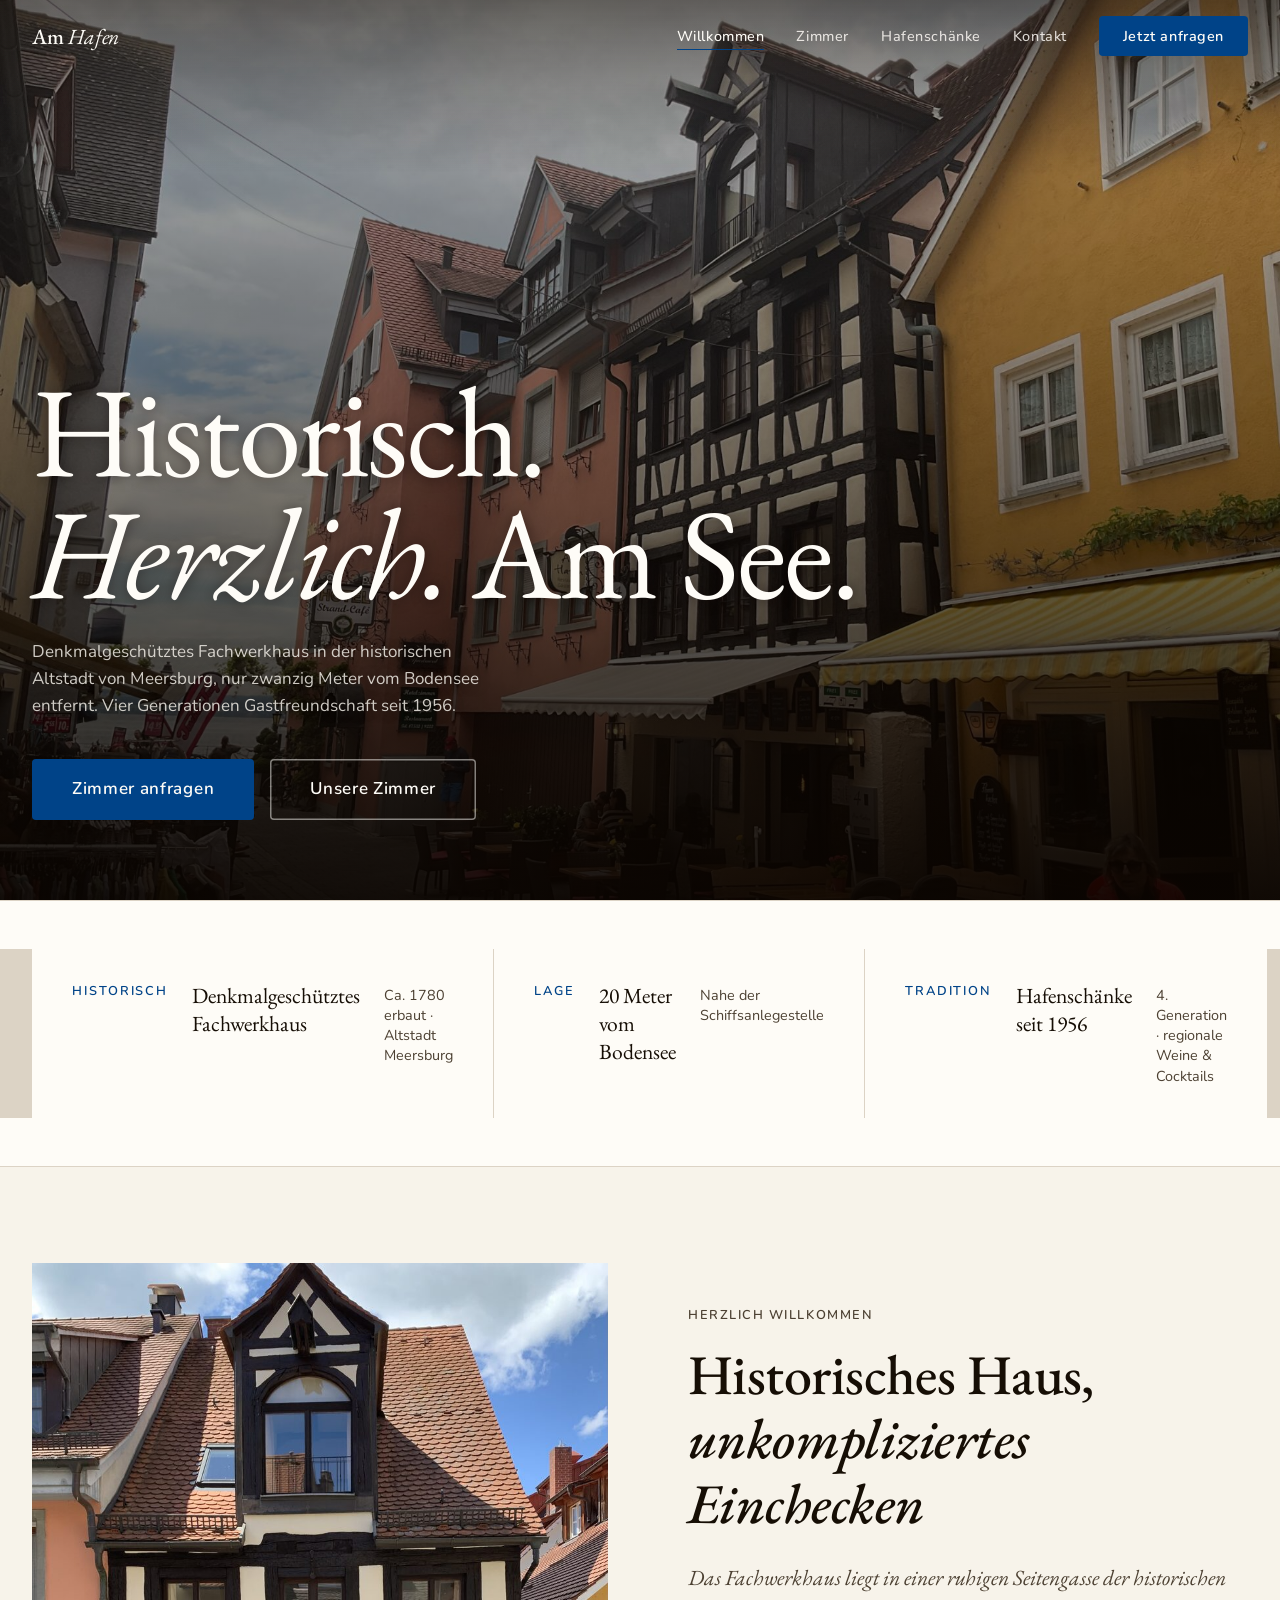
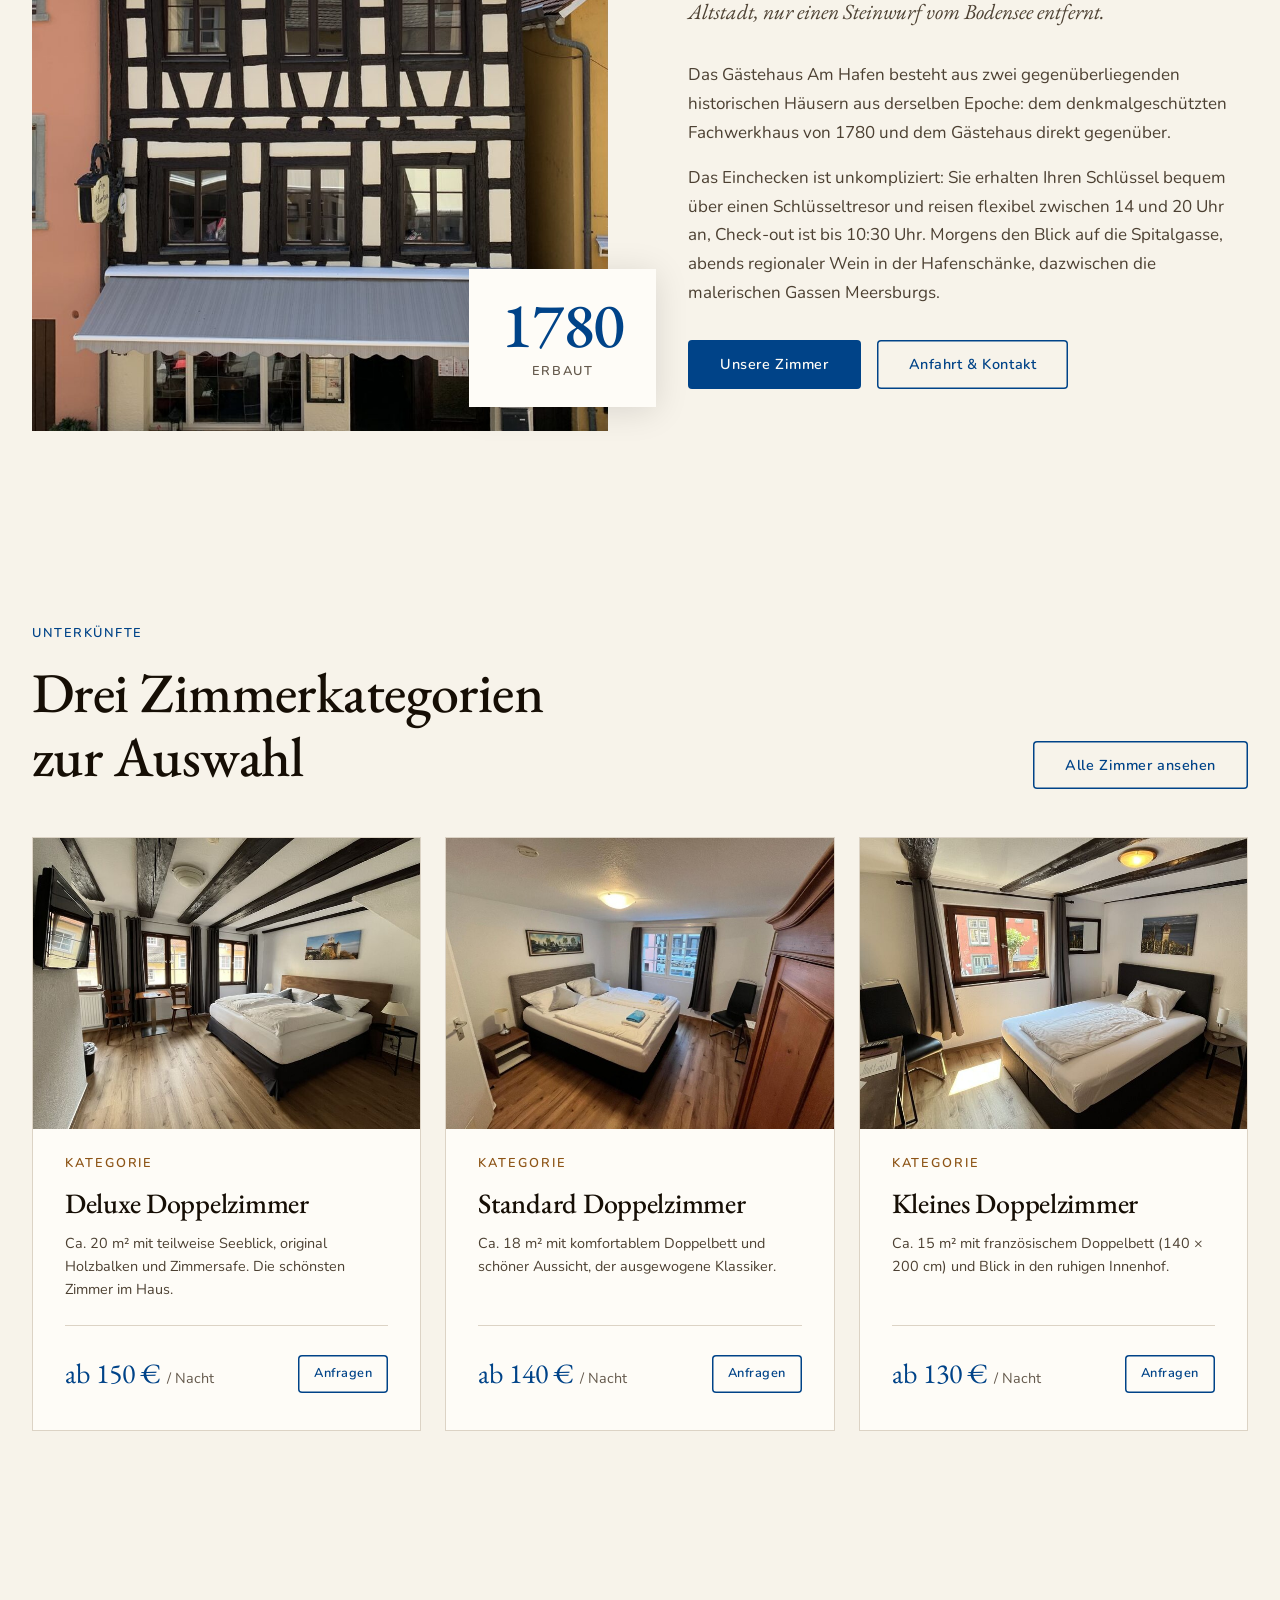
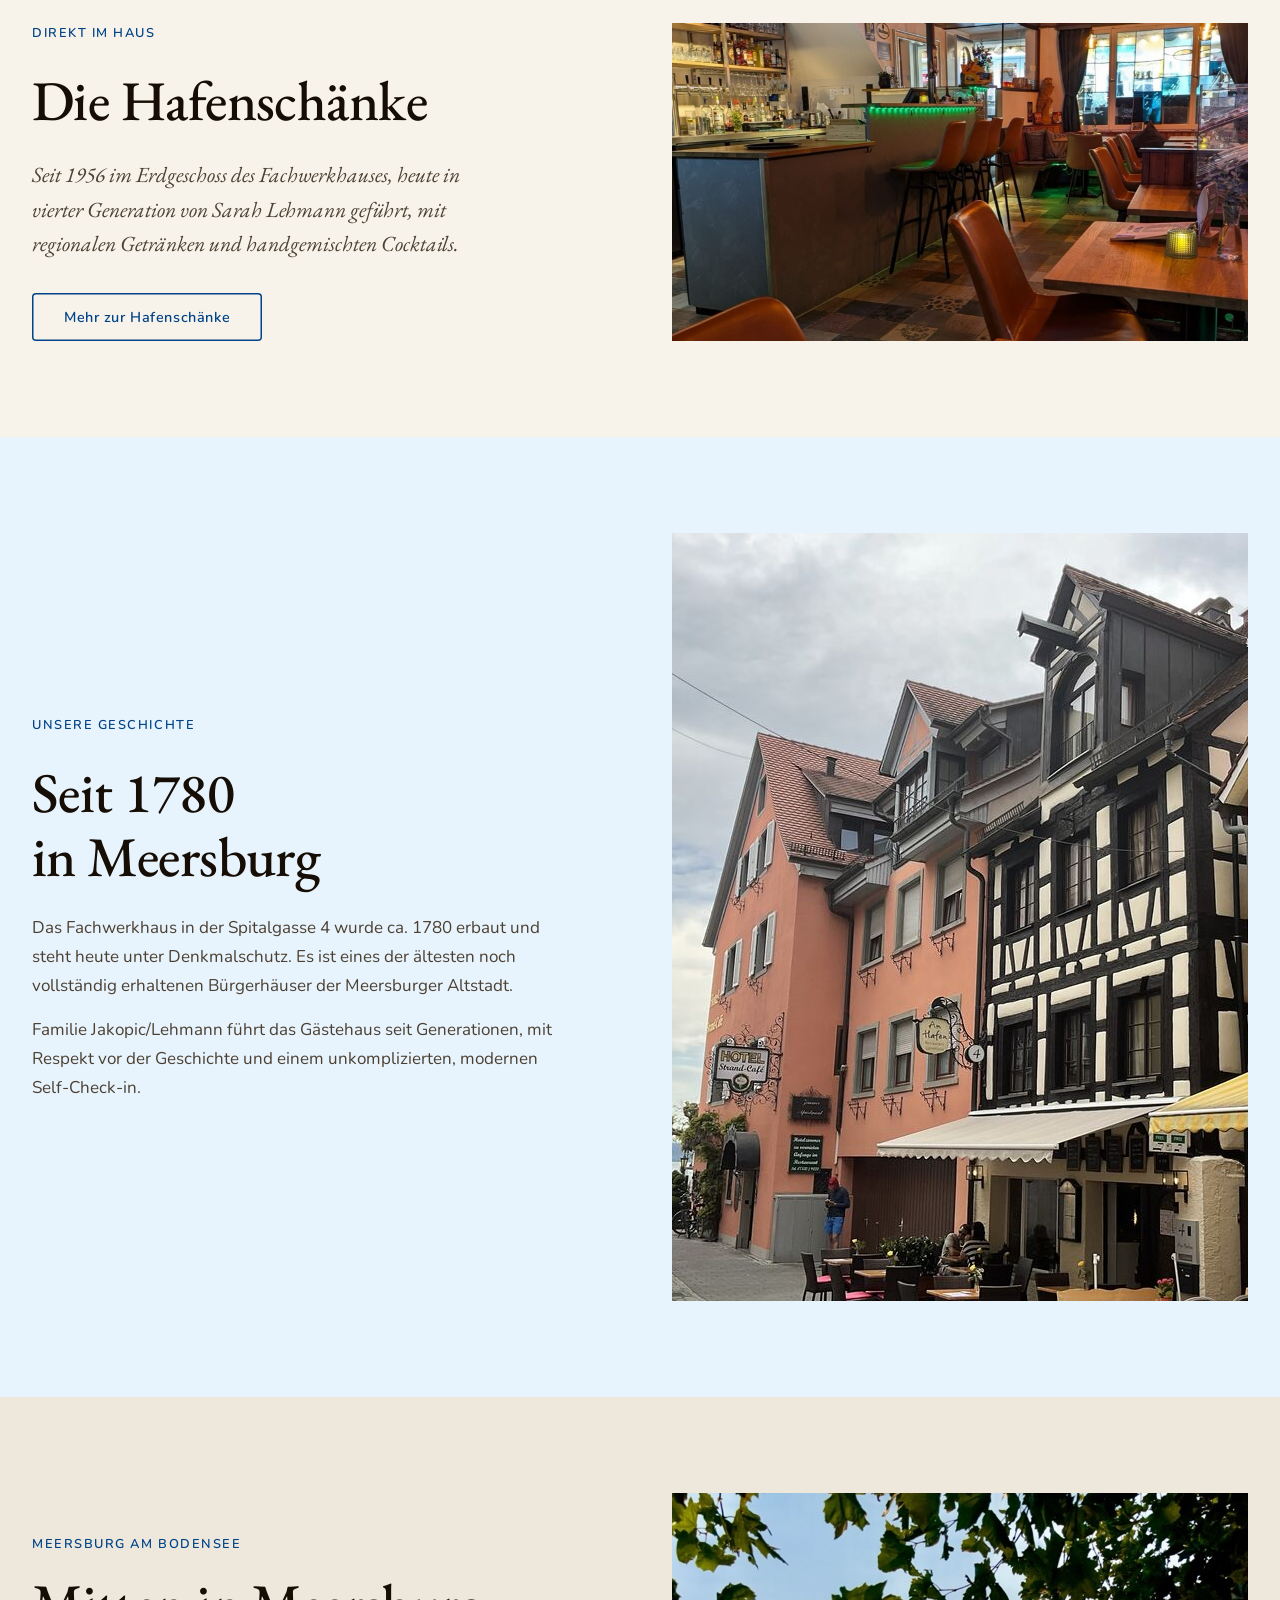
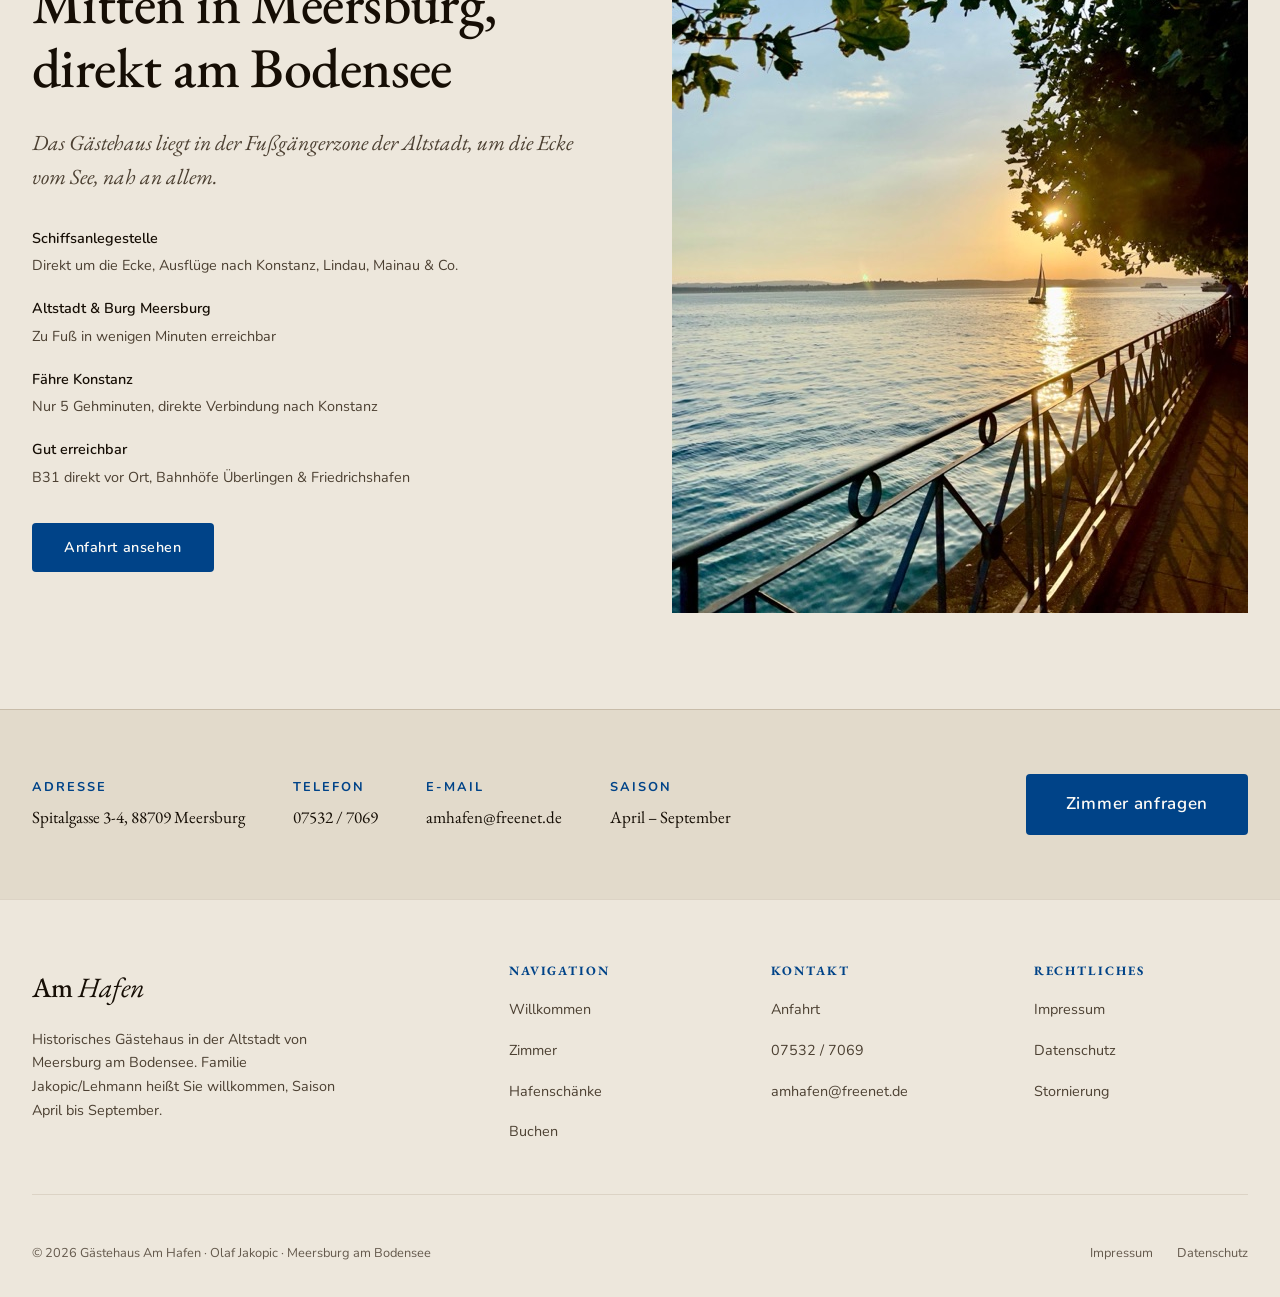
<file: index.html>
<!DOCTYPE html>
<html lang="de">
<head>
  <meta charset="UTF-8">
  <meta name="viewport" content="width=device-width, initial-scale=1.0">
  <title>Gästehaus Am Hafen – Meersburg am Bodensee</title>
  <meta name="description" content="Gästehaus Am Hafen in der historischen Altstadt von Meersburg. Denkmalgeschütztes Fachwerkhaus von 1780, nur 20 Meter vom Bodensee und der Schiffsanlegestelle. Unkompliziertes Self-Check-in. Saison April–September.">
  <meta property="og:title" content="Gästehaus Am Hafen – Meersburg am Bodensee">
  <meta property="og:description" content="Historisches Fachwerkhaus direkt am Bodensee. Zimmer ab 130 €/Nacht. Self-Check-in über Schlüsseltresor.">
  <meta property="og:type" content="website">
  <meta property="og:image" content="images/img-0397.jpeg">
  <link rel="canonical" href="https://www.amhafen.info/">
  <link rel="stylesheet" href="css/style.css">
  <script type="application/ld+json">
  {
    "@context": "https://schema.org",
    "@type": "LodgingBusiness",
    "name": "Gästehaus Am Hafen",
    "description": "Historisches Fachwerkhaus in der Altstadt Meersburg, 20m vom Bodensee",
    "address": {
      "@type": "PostalAddress",
      "streetAddress": "Spitalgasse 3-4",
      "addressLocality": "Meersburg",
      "postalCode": "88709",
      "addressCountry": "DE"
    },
    "telephone": "+497532-7069",
    "email": "amhafen@freenet.de",
    "url": "https://www.amhafen.info",
    "priceRange": "ab 130 €/Nacht"
  }
  </script>
</head>
<body>

<!-- ── Navigation ──────────────────────────────────────────── -->
<nav class="nav" aria-label="Hauptnavigation">
  <div class="nav__inner">
    <a href="index.html" class="nav__logo">Am <span>Hafen</span></a>
    <div class="nav__links" role="list">
      <a href="index.html" class="nav__link nav__link--active" role="listitem">Willkommen</a>
      <a href="zimmer.html" class="nav__link" role="listitem">Zimmer</a>
      <a href="hafenschaenke.html" class="nav__link" role="listitem">Hafenschänke</a>
      <a href="kontakt.html" class="nav__link" role="listitem">Kontakt</a>
      <a href="buchen.html" class="nav__cta nav__link" role="listitem">Jetzt anfragen</a>
    </div>
    <button class="nav__hamburger" aria-label="Menü öffnen" aria-expanded="false" aria-controls="mobile-nav">
      <span></span><span></span><span></span>
    </button>
  </div>
</nav>

<nav class="nav__mobile" id="mobile-nav" aria-label="Mobile Navigation">
  <a href="index.html" class="nav__link">Willkommen</a>
  <a href="zimmer.html" class="nav__link">Zimmer</a>
  <a href="hafenschaenke.html" class="nav__link">Hafenschänke</a>
  <a href="kontakt.html" class="nav__link">Kontakt</a>
  <a href="buchen.html" class="nav__cta">Jetzt anfragen</a>
</nav>

<!-- ── Hero ────────────────────────────────────────────────── -->
<section class="hero" aria-label="Willkommen">
  <div class="hero__bg" role="img" aria-label="Historische Altstadtgasse in Meersburg am Bodensee">
    <img width="1800" height="1350" src="images/img-0397.jpeg" srcset="images/img-0397-768.jpeg 768w, images/img-0397-1200.jpeg 1200w, images/img-0397.jpeg 1800w" sizes="100vw" alt="Malerische Altstadtgasse in Meersburg mit Fachwerkhäusern, nahe dem Gästehaus Am Hafen" loading="eager" fetchpriority="high">
  </div>
  <div class="hero__content container">
    <h1 class="hero__title">Historisch.<br><em>Herzlich.</em> Am See.</h1>
    <p class="hero__sub">Denkmalgeschütztes Fachwerkhaus in der historischen Altstadt von Meersburg, nur zwanzig Meter vom Bodensee entfernt. Vier Generationen Gastfreundschaft seit 1956.</p>
    <div class="hero__actions">
      <a href="buchen.html" class="btn btn--primary btn--lg">Zimmer anfragen</a>
      <a href="zimmer.html" class="btn btn--ghost-light btn--lg">Unsere Zimmer</a>
    </div>
  </div>
  <div class="hero__scroll" aria-hidden="true"></div>
</section>

<!-- ── Highlights Band ─────────────────────────────────────── -->
<section class="highlights" aria-label="Highlights">
  <div class="highlights__grid container">
    <div class="highlight reveal">
      <div class="highlight__label">Historisch</div>
      <div class="highlight__text">Denkmalgeschütztes Fachwerkhaus</div>
      <div class="highlight__sub">Ca. 1780 erbaut · Altstadt Meersburg</div>
    </div>
    <div class="highlight reveal reveal-delay-1">
      <div class="highlight__label">Lage</div>
      <div class="highlight__text">20 Meter vom Bodensee</div>
      <div class="highlight__sub">Nahe der Schiffsanlegestelle</div>
    </div>
    <div class="highlight reveal reveal-delay-2">
      <div class="highlight__label">Tradition</div>
      <div class="highlight__text">Hafenschänke seit 1956</div>
      <div class="highlight__sub">4. Generation · regionale Weine & Cocktails</div>
    </div>
  </div>
</section>

<!-- ── Intro / Willkommen ──────────────────────────────────── -->
<section class="intro section" aria-labelledby="intro-heading">
  <div class="container">
    <div class="intro__grid">
      <div class="intro__image reveal">
        <div class="intro__image-clip">
          <img width="1172" height="1600" src="images/building-1.jpg" srcset="images/building-1-768.jpg 576w, images/building-1-1200.jpg 900w, images/building-1.jpg 1172w" sizes="(max-width: 900px) 100vw, 50vw" alt="Denkmalgeschütztes Fachwerkhaus Am Hafen in der Altstadt von Meersburg" loading="lazy">
        </div>
        <div class="intro__badge" aria-label="Erbaut 1780">
          <div class="intro__badge-year">1780</div>
          <div class="intro__badge-label">Erbaut</div>
        </div>
      </div>
      <div class="intro__text reveal reveal-delay-1">
        <p class="eyebrow">Herzlich willkommen</p>
        <h2 id="intro-heading">Historisches Haus,<br><em>unkompliziertes Einchecken</em></h2>
        <p class="lead">Das Fachwerkhaus liegt in einer ruhigen Seitengasse der historischen Altstadt, nur einen Steinwurf vom Bodensee entfernt.</p>
        <p>Das Gästehaus Am Hafen besteht aus zwei gegenüberliegenden historischen Häusern aus derselben Epoche: dem denkmalgeschützten Fachwerkhaus von 1780 und dem Gästehaus direkt gegenüber.</p>
        <p>Das Einchecken ist unkompliziert: Sie erhalten Ihren Schlüssel bequem über einen Schlüsseltresor und reisen flexibel zwischen 14 und 20 Uhr an, Check-out ist bis 10:30 Uhr. Morgens den Blick auf die Spitalgasse, abends regionaler Wein in der Hafenschänke, dazwischen die malerischen Gassen Meersburgs.</p>
        <div style="display:flex; gap: var(--s4); flex-wrap: wrap; margin-top: var(--s8);">
          <a href="zimmer.html" class="btn btn--primary">Unsere Zimmer</a>
          <a href="kontakt.html" class="btn btn--ghost">Anfahrt &amp; Kontakt</a>
        </div>
      </div>
    </div>
  </div>
</section>

<!-- ── Room Preview ────────────────────────────────────────── -->
<section class="rooms-preview" aria-labelledby="rooms-heading">
  <div class="container">
    <div class="section-header">
      <div class="section-header__left reveal">
        <p class="eyebrow">Unterkünfte</p>
        <h2 id="rooms-heading">Drei Zimmerkategorien<br>zur Auswahl</h2>
      </div>
      <a href="zimmer.html" class="btn btn--ghost reveal">Alle Zimmer ansehen</a>
    </div>
    <div class="rooms-grid">
      <article class="room-card reveal">
        <a href="zimmer.html#deluxe" class="room-card__img" data-lightbox="images/deluxe-03.jpg" data-alt="Deluxe Doppelzimmer" aria-label="Zimmerfotos ansehen">
          <img width="1600" height="1200" src="images/deluxe-03.jpg" srcset="images/deluxe-03-768.jpg 768w, images/deluxe-03-1200.jpg 1200w, images/deluxe-03.jpg 1600w" sizes="(max-width: 900px) 100vw, 50vw" alt="Deluxe Doppelzimmer im Fachwerkhaus mit original Holzbalken" loading="lazy">
        </a>
        <div class="room-card__body">
          <div class="room-card__type">Kategorie</div>
          <h3 class="room-card__name">Deluxe Doppelzimmer</h3>
          <p class="room-card__desc">Ca. 20 m² mit teilweise Seeblick, original Holzbalken und Zimmersafe. Die schönsten Zimmer im Haus.</p>
          <div class="room-card__footer">
            <div class="room-card__price">ab 150 € <span>/ Nacht</span></div>
            <a href="buchen.html?zimmer=deluxe" class="btn btn--ghost" style="padding: var(--s2) var(--s4); font-size: var(--text-xs);">Anfragen</a>
          </div>
        </div>
      </article>
      <article class="room-card reveal reveal-delay-1">
        <a href="zimmer.html#standard" class="room-card__img" data-lightbox="images/standard-06.jpg" data-alt="Standard Doppelzimmer" aria-label="Zimmerfotos ansehen">
          <img width="1024" height="768" src="images/standard-06.jpg" srcset="images/standard-06-768.jpg 768w, images/standard-06.jpg 1024w" sizes="(max-width: 900px) 100vw, 50vw" alt="Standard Doppelzimmer mit Doppelbett und Blick auf die Spitalgasse" loading="lazy">
        </a>
        <div class="room-card__body">
          <div class="room-card__type">Kategorie</div>
          <h3 class="room-card__name">Standard Doppelzimmer</h3>
          <p class="room-card__desc">Ca. 18 m² mit komfortablem Doppelbett und schöner Aussicht, der ausgewogene Klassiker.</p>
          <div class="room-card__footer">
            <div class="room-card__price">ab 140 € <span>/ Nacht</span></div>
            <a href="buchen.html?zimmer=standard" class="btn btn--ghost" style="padding: var(--s2) var(--s4); font-size: var(--text-xs);">Anfragen</a>
          </div>
        </div>
      </article>
      <article class="room-card reveal reveal-delay-2">
        <a href="zimmer.html#klein" class="room-card__img" data-lightbox="images/klein-01.jpg" data-alt="Kleines Doppelzimmer" aria-label="Zimmerfotos ansehen">
          <img width="1600" height="1600" src="images/klein-01.jpg" srcset="images/klein-01-768.jpg 768w, images/klein-01-1200.jpg 1200w, images/klein-01.jpg 1600w" sizes="(max-width: 900px) 100vw, 50vw" alt="Kleines Doppelzimmer mit Innenhofsicht" loading="lazy">
        </a>
        <div class="room-card__body">
          <div class="room-card__type">Kategorie</div>
          <h3 class="room-card__name">Kleines Doppelzimmer</h3>
          <p class="room-card__desc">Ca. 15 m² mit französischem Doppelbett (140 × 200 cm) und Blick in den ruhigen Innenhof.</p>
          <div class="room-card__footer">
            <div class="room-card__price">ab 130 € <span>/ Nacht</span></div>
            <a href="buchen.html?zimmer=klein" class="btn btn--ghost" style="padding: var(--s2) var(--s4); font-size: var(--text-xs);">Anfragen</a>
          </div>
        </div>
      </article>
    </div>
  </div>
</section>

<!-- ── Hafenschänke Teaser ─────────────────────────────────── -->
<section class="hafen-teaser section" aria-labelledby="hafen-heading">
  <div class="container">
    <div class="hafen-teaser__grid">
      <div class="hafen-teaser__text reveal">
        <p class="eyebrow">Direkt im Haus</p>
        <h2 id="hafen-heading">Die Hafen&shy;schänke</h2>
        <p class="lead">Seit 1956 im Erdgeschoss des Fachwerkhauses, heute in vierter Generation von Sarah Lehmann geführt, mit regionalen Getränken und handgemischten Cocktails.</p>
        <a href="hafenschaenke.html" class="btn btn--ghost">Mehr zur Hafenschänke</a>
      </div>
      <div class="hafen-teaser__image reveal reveal-delay-1">
        <img width="1204" height="1600" src="images/img-7409.jpg" srcset="images/img-7409-768.jpg 578w, images/img-7409-1200.jpg 903w, images/img-7409.jpg 1204w" sizes="(max-width: 900px) 100vw, 50vw" alt="Theke der Hafenschänke mit regionalen Getränken" loading="lazy">
      </div>
    </div>
  </div>
</section>

<!-- ── Geschichte / 1780 ──────────────────────────────────── -->
<section class="history" aria-labelledby="history-heading">
  <div class="container">
    <div class="history__inner">
      <div class="history__text reveal">
        <p class="eyebrow">Unsere Geschichte</p>
        <h2 id="history-heading">Seit 1780<br>in Meersburg</h2>
        <p>Das Fachwerkhaus in der Spitalgasse 4 wurde ca. 1780 erbaut und steht heute unter Denkmalschutz. Es ist eines der ältesten noch vollständig erhaltenen Bürgerhäuser der Meersburger Altstadt.</p>
        <p>Familie Jakopic/Lehmann führt das Gästehaus seit Generationen, mit Respekt vor der Geschichte und einem unkomplizierten, modernen Self-Check-in.</p>
      </div>
      <div class="history__image reveal reveal-delay-1">
        <img width="1540" height="1600" src="images/building-2.jpg" srcset="images/building-2-768.jpg 738w, images/building-2-1200.jpg 1154w, images/building-2.jpg 1540w" sizes="(max-width: 900px) 100vw, 50vw" alt="Fachwerkhaus Am Hafen in der Spitalgasse, Blick aus der Altstadtgasse" loading="lazy">
      </div>
    </div>
  </div>
</section>

<!-- ── Lage ────────────────────────────────────────────────── -->
<section class="location section" aria-labelledby="location-heading">
  <div class="container">
    <div class="location__grid">
      <div class="location__content reveal">
        <p class="eyebrow">Meersburg am Bodensee</p>
        <h2 id="location-heading">Mitten in Meersburg,<br>direkt am Bodensee</h2>
        <p class="lead">Das Gästehaus liegt in der Fußgängerzone der Altstadt, um die Ecke vom See, nah an allem.</p>
        <ul class="location__features">
          <li class="location__feature">
            <div class="location__feature-text">
              <strong>Schiffsanlegestelle</strong>
              <span>Direkt um die Ecke, Ausflüge nach Konstanz, Lindau, Mainau & Co.</span>
            </div>
          </li>
          <li class="location__feature">
            <div class="location__feature-text">
              <strong>Altstadt &amp; Burg Meersburg</strong>
              <span>Zu Fuß in wenigen Minuten erreichbar</span>
            </div>
          </li>
          <li class="location__feature">
            <div class="location__feature-text">
              <strong>Fähre Konstanz</strong>
              <span>Nur 5 Gehminuten, direkte Verbindung nach Konstanz</span>
            </div>
          </li>
          <li class="location__feature">
            <div class="location__feature-text">
              <strong>Gut erreichbar</strong>
              <span>B31 direkt vor Ort, Bahnhöfe Überlingen &amp; Friedrichshafen</span>
            </div>
          </li>
        </ul>
        <a href="kontakt.html" class="btn btn--primary">Anfahrt ansehen</a>
      </div>
      <div class="location__map reveal reveal-delay-1">
        <img width="1500" height="2000" src="images/seepromenade-abend.jpg" srcset="images/seepromenade-abend-768.jpg 768w, images/seepromenade-abend-1200.jpg 1200w, images/seepromenade-abend.jpg 1500w" sizes="(max-width: 900px) 100vw, 50vw" alt="Abendstimmung an der Uferpromenade von Meersburg mit Segelboot auf dem Bodensee" loading="lazy">
      </div>
    </div>
  </div>
</section>

<!-- ── Contact Strip ──────────────────────────────────────── -->
<div class="contact-strip">
  <div class="container">
    <div class="contact-strip__inner">
      <div class="contact-strip__info">
        <div class="contact-item">
          <span class="contact-item__label">Adresse</span>
          <span class="contact-item__value">Spitalgasse 3-4, 88709 Meersburg</span>
        </div>
        <div class="contact-item">
          <span class="contact-item__label">Telefon</span>
          <span class="contact-item__value"><a href="tel:+4975327069">07532 / 7069</a></span>
        </div>
        <div class="contact-item">
          <span class="contact-item__label">E-Mail</span>
          <span class="contact-item__value"><a href="mailto:amhafen@freenet.de">amhafen@freenet.de</a></span>
        </div>
        <div class="contact-item">
          <span class="contact-item__label">Saison</span>
          <span class="contact-item__value">April – September</span>
        </div>
      </div>
      <a href="buchen.html" class="btn btn--primary btn--lg">Zimmer anfragen</a>
    </div>
  </div>
</div>

<!-- ── Footer ─────────────────────────────────────────────── -->
<footer>
  <div class="container">
    <div class="footer__grid">
      <div>
        <div class="footer__brand">Am <span>Hafen</span></div>
        <p class="footer__desc">Historisches Gästehaus in der Altstadt von Meersburg am Bodensee. Familie Jakopic/Lehmann heißt Sie willkommen, Saison April bis September.</p>
      </div>
      <div class="footer__col">
        <h2>Navigation</h2>
        <ul class="footer__links">
          <li><a href="index.html" class="footer__link">Willkommen</a></li>
          <li><a href="zimmer.html" class="footer__link">Zimmer</a></li>
          <li><a href="hafenschaenke.html" class="footer__link">Hafenschänke</a></li>
          <li><a href="buchen.html" class="footer__link">Buchen</a></li>
        </ul>
      </div>
      <div class="footer__col">
        <h2>Kontakt</h2>
        <ul class="footer__links">
          <li><a href="kontakt.html" class="footer__link">Anfahrt</a></li>
          <li><a href="tel:+4975327069" class="footer__link">07532 / 7069</a></li>
          <li><a href="mailto:amhafen@freenet.de" class="footer__link">amhafen@freenet.de</a></li>
        </ul>
      </div>
      <div class="footer__col">
        <h2>Rechtliches</h2>
        <ul class="footer__links">
          <li><a href="impressum.html" class="footer__link">Impressum</a></li>
          <li><a href="impressum.html#datenschutz" class="footer__link">Datenschutz</a></li>
          <li><a href="impressum.html#stornierung" class="footer__link">Stornierung</a></li>
        </ul>
      </div>
    </div>
    <div class="footer__bottom">
      <span class="footer__copy">© <span data-year>2026</span> Gästehaus Am Hafen · Olaf Jakopic · Meersburg am Bodensee</span>
      <div class="footer__legal">
        <a href="impressum.html">Impressum</a>
        <a href="impressum.html#datenschutz">Datenschutz</a>
      </div>
    </div>
  </div>
</footer>

<!-- ── Lightbox ───────────────────────────────────────────── -->
<div class="lightbox" role="dialog" aria-modal="true" aria-label="Bildvorschau">
  <button class="lightbox__close" aria-label="Schließen">✕</button>
  <img class="lightbox__img" alt="" src="[data-uri]">
</div>

<script src="js/main.js"></script>
</body>
</html>
</file>
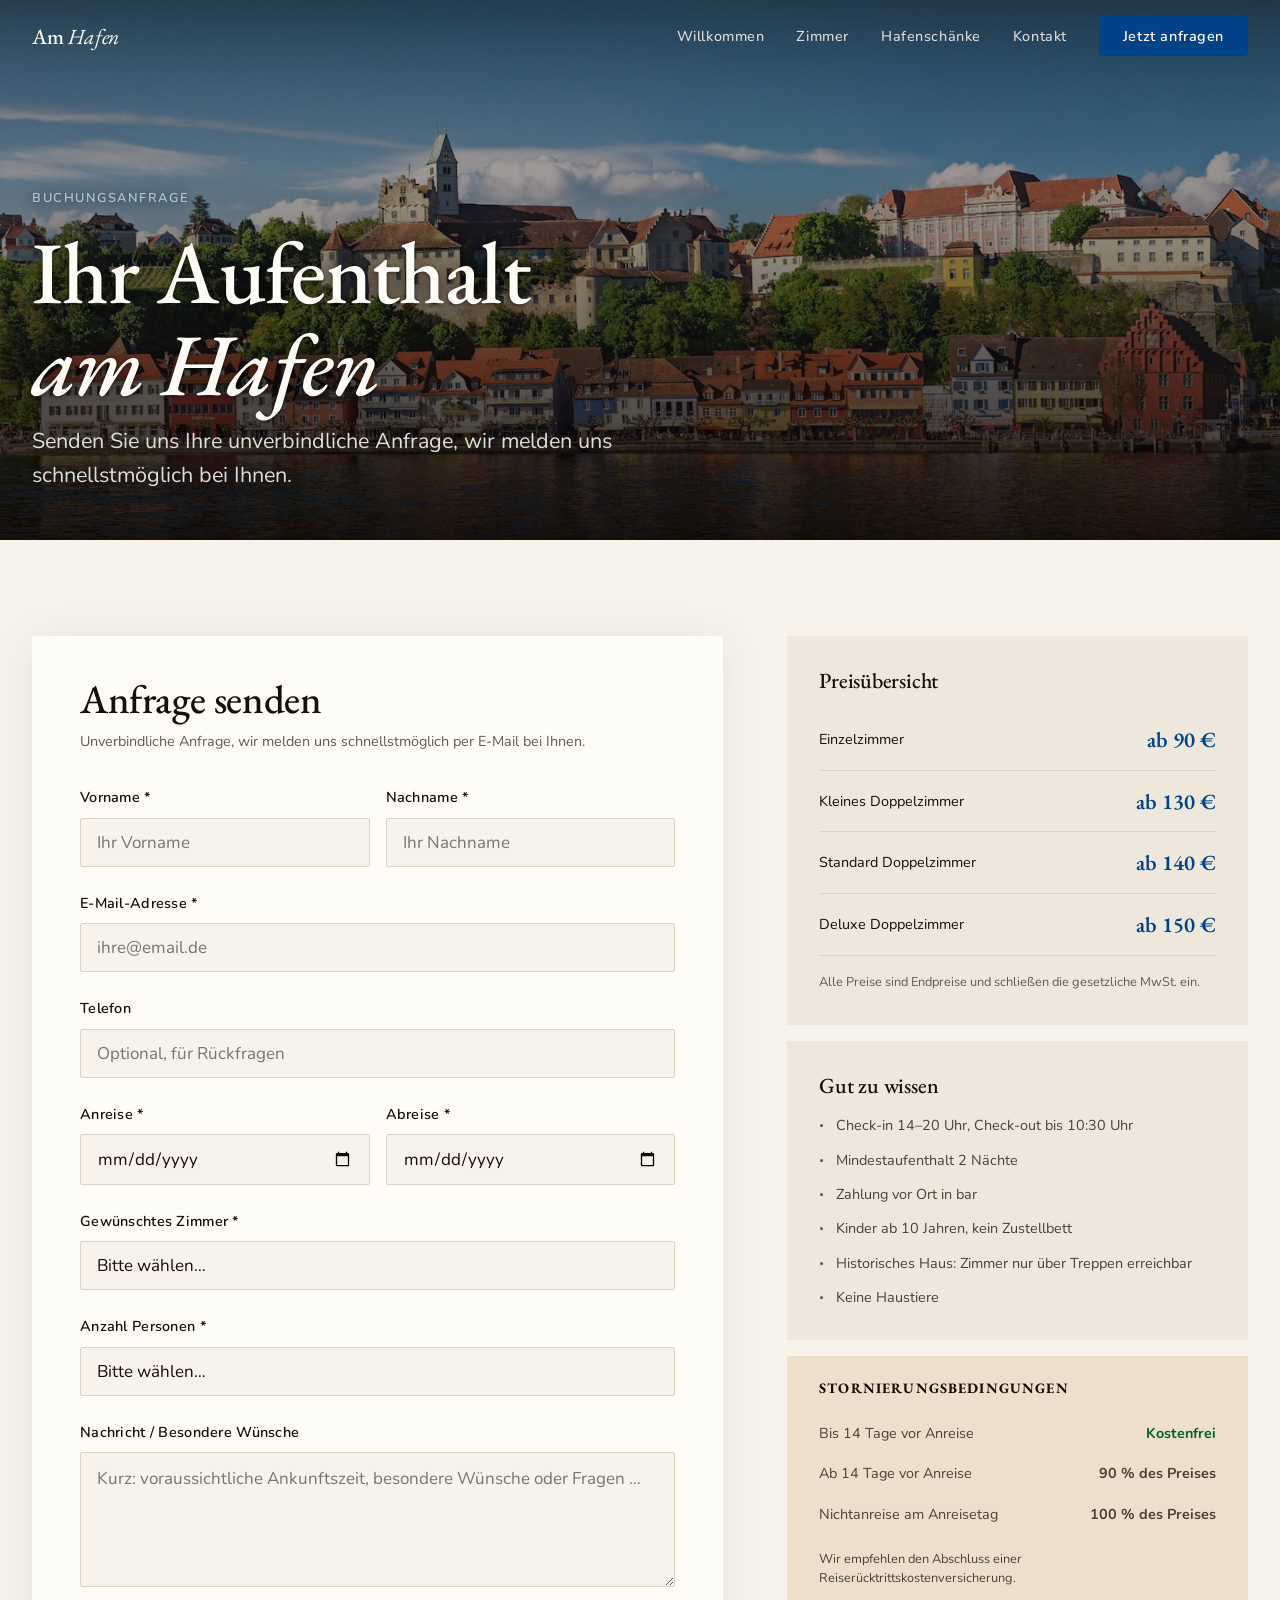
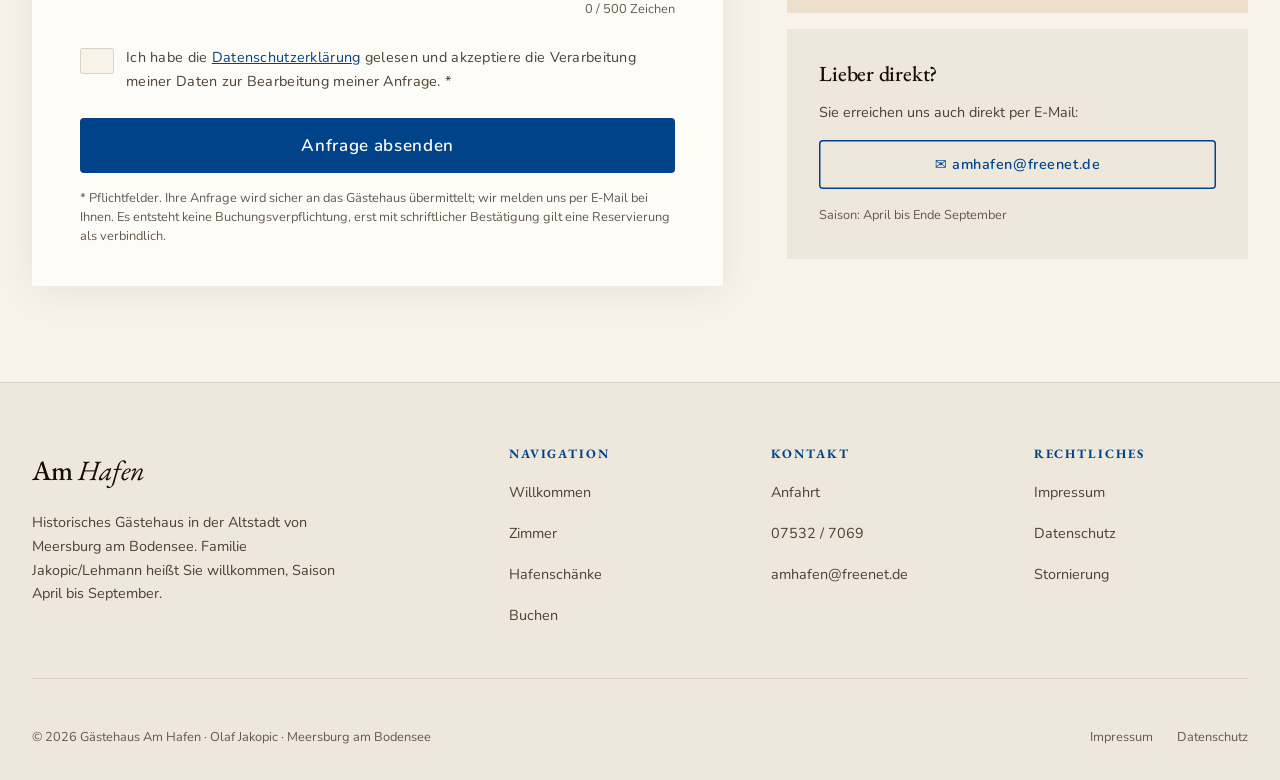
<file: buchen.html>
<!DOCTYPE html>
<html lang="de">
<head>
  <meta charset="UTF-8">
  <meta name="viewport" content="width=device-width, initial-scale=1.0">
  <title>Zimmer anfragen – Gästehaus Am Hafen Meersburg</title>
  <meta name="description" content="Unverbindliche Buchungsanfrage für das Gästehaus Am Hafen in Meersburg. Zimmer ab 90 €/Nacht. Kostenfreie Stornierung bis 14 Tage vor Anreise.">
  <link rel="stylesheet" href="css/style.css">
</head>
<body>

<!-- ── Navigation ──────────────────────────────────────────── -->
<nav class="nav" aria-label="Hauptnavigation">
  <div class="nav__inner">
    <a href="index.html" class="nav__logo">Am <span>Hafen</span></a>
    <div class="nav__links" role="list">
      <a href="index.html" class="nav__link" role="listitem">Willkommen</a>
      <a href="zimmer.html" class="nav__link" role="listitem">Zimmer</a>
      <a href="hafenschaenke.html" class="nav__link" role="listitem">Hafenschänke</a>
      <a href="kontakt.html" class="nav__link" role="listitem">Kontakt</a>
      <a href="buchen.html" class="nav__cta nav__link nav__link--active" role="listitem">Jetzt anfragen</a>
    </div>
    <button class="nav__hamburger" aria-label="Menü öffnen" aria-expanded="false" aria-controls="mobile-nav">
      <span></span><span></span><span></span>
    </button>
  </div>
</nav>

<nav class="nav__mobile" id="mobile-nav" aria-label="Mobile Navigation">
  <a href="index.html" class="nav__link">Willkommen</a>
  <a href="zimmer.html" class="nav__link">Zimmer</a>
  <a href="hafenschaenke.html" class="nav__link">Hafenschänke</a>
  <a href="kontakt.html" class="nav__link">Kontakt</a>
  <a href="buchen.html" class="nav__cta">Jetzt anfragen</a>
</nav>

<!-- ── Page Header ─────────────────────────────────────────── -->
<header class="page-header">
  <div class="page-header__bg">
    <img width="1600" height="961" src="images/meersburg-bodensee-uferpromenade-bearbeitet.jpg" srcset="images/meersburg-bodensee-uferpromenade-bearbeitet-768.jpg 768w, images/meersburg-bodensee-uferpromenade-bearbeitet-1200.jpg 1200w, images/meersburg-bodensee-uferpromenade-bearbeitet.jpg 1600w" sizes="100vw" alt="Uferpromenade am Bodensee bei Meersburg" loading="eager" fetchpriority="high">
    <div class="page-header__content">
      <p class="eyebrow">Buchungsanfrage</p>
      <h1>Ihr Aufenthalt<br><em>am Hafen</em></h1>
      <p class="page-header__sub">Senden Sie uns Ihre unverbindliche Anfrage, wir melden uns schnellstmöglich bei Ihnen.</p>
    </div>
  </div>
</header>

<!-- ── Booking Section ────────────────────────────────────── -->
<main class="booking-section">
  <div class="container">

    <div class="booking-grid">

      <!-- ── Form ──────────────────────────────────────────── -->
      <div class="reveal">
        <form class="booking-form" name="buchungsanfrage" method="POST" action="https://api.web3forms.com/submit" accept-charset="UTF-8" aria-labelledby="form-heading">
          <!-- Web3Forms Access-Key (öffentlicher Key, Anfragen gehen an amhafen@freenet.de) -->
          <input type="hidden" name="access_key" value="e5f40428-57a3-44b2-acf6-f58df639abb7">
          <input type="hidden" name="subject" value="Neue Buchungsanfrage – Gästehaus Am Hafen">
          <input type="hidden" name="from_name" value="Website Gästehaus Am Hafen">
          <input type="checkbox" name="botcheck" tabindex="-1" autocomplete="off" aria-hidden="true" style="display:none">
          <p class="form-status" role="status" aria-live="polite" hidden></p>
          <h2 id="form-heading" style="font-size: var(--text-2xl); margin-bottom: var(--s2);">Anfrage senden</h2>
          <p class="lead" style="font-size: var(--text-sm); font-family: var(--font-body); font-style: normal; color: var(--text-soft); margin-bottom: var(--s8);">
            Unverbindliche Anfrage, wir melden uns schnellstmöglich per E-Mail bei Ihnen.
          </p>

          <div class="form-row">
            <div class="form-group">
              <label for="vorname">Vorname *</label>
              <input type="text" id="vorname" name="vorname" required autocomplete="given-name" placeholder="Ihr Vorname">
            </div>
            <div class="form-group">
              <label for="nachname">Nachname *</label>
              <input type="text" id="nachname" name="nachname" required autocomplete="family-name" placeholder="Ihr Nachname">
            </div>
          </div>

          <div class="form-group">
            <label for="email">E-Mail-Adresse *</label>
            <input type="email" id="email" name="email" required autocomplete="email" placeholder="ihre@email.de">
          </div>

          <div class="form-group">
            <label for="telefon">Telefon</label>
            <input type="tel" id="telefon" name="telefon" autocomplete="tel" placeholder="Optional, für Rückfragen">
          </div>

          <div class="form-row">
            <div class="form-group">
              <label for="anreise">Anreise *</label>
              <input type="date" id="anreise" name="anreise" required>
            </div>
            <div class="form-group">
              <label for="abreise">Abreise *</label>
              <input type="date" id="abreise" name="abreise" required>
            </div>
          </div>

          <div class="form-group">
            <label for="zimmer">Gewünschtes Zimmer *</label>
            <select id="zimmer" name="zimmer" required>
              <option value="" disabled selected>Bitte wählen…</option>
              <option value="ez">Einzelzimmer (ab 90 €/Nacht)</option>
              <option value="dz-klein">Kleines Doppelzimmer (ab 130 €/Nacht)</option>
              <option value="dz-gaestehaus">Standard Doppelzimmer (ab 140 €/Nacht)</option>
              <option value="dz-fachwerkhaus">Deluxe Doppelzimmer (ab 150 €/Nacht)</option>
            </select>
          </div>

          <div class="form-group">
            <label for="personen">Anzahl Personen *</label>
            <select id="personen" name="personen" required>
              <option value="" disabled selected>Bitte wählen…</option>
              <option value="1">1 Person</option>
              <option value="2">2 Personen</option>
            </select>
          </div>

          <div class="form-group">
            <label for="nachricht">Nachricht / Besondere Wünsche</label>
            <textarea id="nachricht" name="nachricht" maxlength="500" rows="4" placeholder="Kurz: voraussichtliche Ankunftszeit, besondere Wünsche oder Fragen …"></textarea>
          </div>

          <div class="form-group" style="flex-direction: row; align-items: flex-start; gap: var(--s3);">
            <input type="checkbox" id="datenschutz" name="datenschutz" required style="width: auto; flex-shrink: 0; margin-top: 3px;">
            <label for="datenschutz" style="font-weight: 400; font-size: var(--text-sm); color: var(--text-mid); cursor: pointer;">
              Ich habe die <a href="impressum.html#datenschutz" style="color: var(--lake); text-decoration: underline;">Datenschutzerklärung</a> gelesen und akzeptiere die Verarbeitung meiner Daten zur Bearbeitung meiner Anfrage. *
            </label>
          </div>

          <button type="submit" class="btn btn--primary btn--lg" style="width: 100%; justify-content: center;">
            Anfrage absenden
          </button>

          <p class="form-note" style="margin-top: var(--s4);">
            * Pflichtfelder. Ihre Anfrage wird sicher an das Gästehaus übermittelt; wir melden uns per E-Mail bei Ihnen. Es entsteht keine Buchungsverpflichtung, erst mit schriftlicher Bestätigung gilt eine Reservierung als verbindlich.
          </p>
        </form>
      </div>

      <!-- ── Sidebar ─────────────────────────────────────── -->
      <aside class="booking-sidebar reveal reveal-delay-1" aria-label="Buchungsinformationen">

        <div class="booking-info-card">
          <h3>Preisübersicht</h3>
          <table class="price-table" aria-label="Zimmerpreise">
            <tbody>
              <tr>
                <td>Einzelzimmer</td>
                <td>ab 90 €</td>
              </tr>
              <tr>
                <td>Kleines Doppelzimmer</td>
                <td>ab 130 €</td>
              </tr>
              <tr>
                <td>Standard Doppelzimmer</td>
                <td>ab 140 €</td>
              </tr>
              <tr>
                <td>Deluxe Doppelzimmer</td>
                <td>ab 150 €</td>
              </tr>
            </tbody>
          </table>
          <p style="font-size: var(--text-xs); color: var(--text-soft); margin-top: var(--s4);">
            Alle Preise sind Endpreise und schließen die gesetzliche MwSt. ein.
          </p>
        </div>

        <div class="booking-info-card" style="margin-top: var(--s4);">
          <h3>Gut zu wissen</h3>
          <ul class="zimmer-inkl__list zimmer-inkl__list--muted" style="margin-top: var(--s3);">
            <li>Check-in 14–20 Uhr, Check-out bis 10:30 Uhr</li>
            <li>Mindestaufenthalt 2 Nächte</li>
            <li>Zahlung vor Ort in bar</li>
            <li>Kinder ab 10 Jahren, kein Zustellbett</li>
            <li>Historisches Haus: Zimmer nur über Treppen erreichbar</li>
            <li>Keine Haustiere</li>
          </ul>
        </div>

        <div class="storno-block" id="stornierung" aria-label="Stornierungsbedingungen">
          <h4>Stornierungsbedingungen</h4>
          <div class="storno-item">
            <span>Bis 14 Tage vor Anreise</span>
            <strong style="color: oklch(42% 0.14 155);">Kostenfrei</strong>
          </div>
          <div class="storno-item">
            <span>Ab 14 Tage vor Anreise</span>
            <strong>90 % des Preises</strong>
          </div>
          <div class="storno-item">
            <span>Nichtanreise am Anreisetag</span>
            <strong>100 % des Preises</strong>
          </div>
          <p style="font-size: var(--text-xs); color: var(--text-mid); margin-top: var(--s4); line-height: 1.5;">
            Wir empfehlen den Abschluss einer Reiserücktrittskostenversicherung.
          </p>
        </div>

        <div class="booking-info-card" style="margin-top: var(--s4);">
          <h3 style="font-size: var(--text-lg); margin-bottom: var(--s4);">Lieber direkt?</h3>
          <p style="font-size: var(--text-sm); color: var(--text-mid); margin-bottom: var(--s4); line-height: 1.6;">
            Sie erreichen uns auch direkt per E-Mail:
          </p>
          <a href="mailto:amhafen@freenet.de" class="btn btn--ghost" style="width: 100%; justify-content: center;">
            ✉ amhafen@freenet.de
          </a>
          <p style="font-size: var(--text-xs); color: var(--text-soft); margin-top: var(--s4);">Saison: April bis Ende September</p>
        </div>

      </aside>
    </div>
  </div>
</main>

<!-- ── Footer ─────────────────────────────────────────────── -->
<footer>
  <div class="container">
    <div class="footer__grid">
      <div>
        <div class="footer__brand">Am <span>Hafen</span></div>
        <p class="footer__desc">Historisches Gästehaus in der Altstadt von Meersburg am Bodensee. Familie Jakopic/Lehmann heißt Sie willkommen, Saison April bis September.</p>
      </div>
      <div class="footer__col">
        <h2>Navigation</h2>
        <ul class="footer__links">
          <li><a href="index.html" class="footer__link">Willkommen</a></li>
          <li><a href="zimmer.html" class="footer__link">Zimmer</a></li>
          <li><a href="hafenschaenke.html" class="footer__link">Hafenschänke</a></li>
          <li><a href="buchen.html" class="footer__link">Buchen</a></li>
        </ul>
      </div>
      <div class="footer__col">
        <h2>Kontakt</h2>
        <ul class="footer__links">
          <li><a href="kontakt.html" class="footer__link">Anfahrt</a></li>
          <li><a href="tel:+4975327069" class="footer__link">07532 / 7069</a></li>
          <li><a href="mailto:amhafen@freenet.de" class="footer__link">amhafen@freenet.de</a></li>
        </ul>
      </div>
      <div class="footer__col">
        <h2>Rechtliches</h2>
        <ul class="footer__links">
          <li><a href="impressum.html" class="footer__link">Impressum</a></li>
          <li><a href="impressum.html#datenschutz" class="footer__link">Datenschutz</a></li>
          <li><a href="impressum.html#stornierung" class="footer__link">Stornierung</a></li>
        </ul>
      </div>
    </div>
    <div class="footer__bottom">
      <span class="footer__copy">© <span data-year>2026</span> Gästehaus Am Hafen · Olaf Jakopic · Meersburg am Bodensee</span>
      <div class="footer__legal">
        <a href="impressum.html">Impressum</a>
        <a href="impressum.html#datenschutz">Datenschutz</a>
      </div>
    </div>
  </div>
</footer>

<script src="js/main.js"></script>
</body>
</html>
</file>
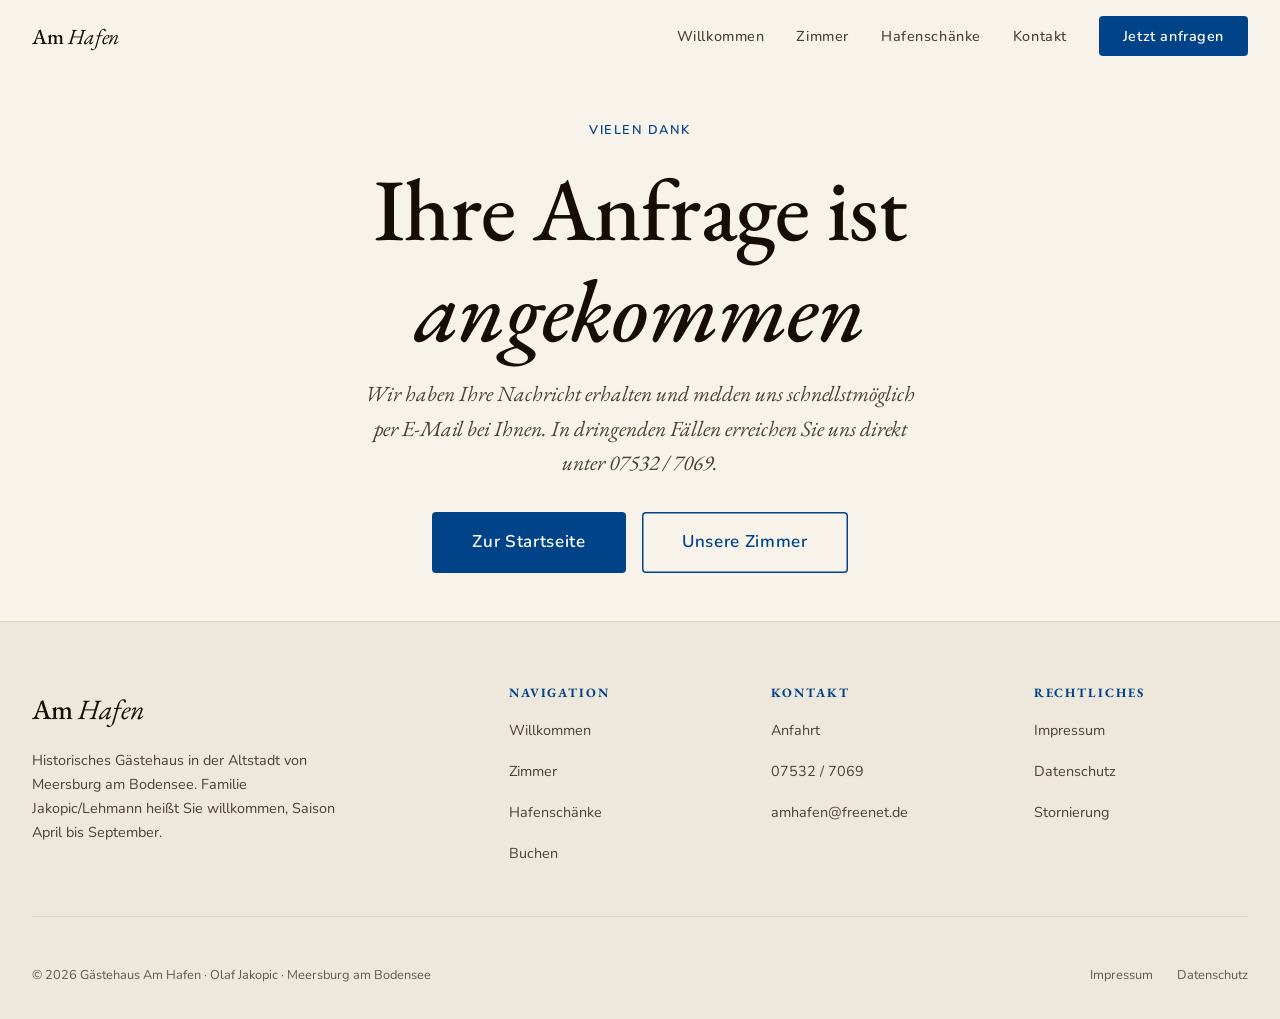
<file: danke.html>
<!DOCTYPE html>
<html lang="de">
<head>
  <meta charset="UTF-8">
  <meta name="viewport" content="width=device-width, initial-scale=1.0">
  <title>Danke für Ihre Anfrage – Gästehaus Am Hafen</title>
  <meta name="robots" content="noindex">
  <link rel="stylesheet" href="css/style.css">
</head>
<body>

<!-- ── Navigation ──────────────────────────────────────────── -->
<nav class="nav nav--light" aria-label="Hauptnavigation">
  <div class="nav__inner">
    <a href="index.html" class="nav__logo">Am <span>Hafen</span></a>
    <div class="nav__links" role="list">
      <a href="index.html" class="nav__link" role="listitem">Willkommen</a>
      <a href="zimmer.html" class="nav__link" role="listitem">Zimmer</a>
      <a href="hafenschaenke.html" class="nav__link" role="listitem">Hafenschänke</a>
      <a href="kontakt.html" class="nav__link" role="listitem">Kontakt</a>
      <a href="buchen.html" class="nav__cta nav__link" role="listitem">Jetzt anfragen</a>
    </div>
    <button class="nav__hamburger" aria-label="Menü öffnen" aria-expanded="false" aria-controls="mobile-nav">
      <span></span><span></span><span></span>
    </button>
  </div>
</nav>

<nav class="nav__mobile" id="mobile-nav" aria-label="Mobile Navigation">
  <a href="index.html" class="nav__link">Willkommen</a>
  <a href="zimmer.html" class="nav__link">Zimmer</a>
  <a href="hafenschaenke.html" class="nav__link">Hafenschänke</a>
  <a href="kontakt.html" class="nav__link">Kontakt</a>
  <a href="buchen.html" class="nav__cta">Jetzt anfragen</a>
</nav>

<!-- ── Bestätigung ─────────────────────────────────────────── -->
<main style="padding-top: calc(var(--nav-h) + var(--s12)); min-height: 60vh;">
  <div class="container" style="max-width: 640px; text-align: center; padding-bottom: var(--s12);">
    <p class="eyebrow" style="margin-bottom: var(--s4);">Vielen Dank</p>
    <h1 style="margin-bottom: var(--s4);">Ihre Anfrage ist<br><em>angekommen</em></h1>
    <p class="lead">Wir haben Ihre Nachricht erhalten und melden uns schnellstmöglich per E-Mail bei Ihnen. In dringenden Fällen erreichen Sie uns direkt unter <a href="tel:+4975327069">07532 / 7069</a>.</p>
    <div style="margin-top: var(--s8); display: flex; gap: var(--s4); justify-content: center; flex-wrap: wrap;">
      <a href="index.html" class="btn btn--primary btn--lg">Zur Startseite</a>
      <a href="zimmer.html" class="btn btn--ghost btn--lg">Unsere Zimmer</a>
    </div>
  </div>
</main>

<!-- ── Footer ─────────────────────────────────────────────── -->
<footer>
  <div class="container">
    <div class="footer__grid">
      <div>
        <div class="footer__brand">Am <span>Hafen</span></div>
        <p class="footer__desc">Historisches Gästehaus in der Altstadt von Meersburg am Bodensee. Familie Jakopic/Lehmann heißt Sie willkommen, Saison April bis September.</p>
      </div>
      <div class="footer__col">
        <h2>Navigation</h2>
        <ul class="footer__links">
          <li><a href="index.html" class="footer__link">Willkommen</a></li>
          <li><a href="zimmer.html" class="footer__link">Zimmer</a></li>
          <li><a href="hafenschaenke.html" class="footer__link">Hafenschänke</a></li>
          <li><a href="buchen.html" class="footer__link">Buchen</a></li>
        </ul>
      </div>
      <div class="footer__col">
        <h2>Kontakt</h2>
        <ul class="footer__links">
          <li><a href="kontakt.html" class="footer__link">Anfahrt</a></li>
          <li><a href="tel:+4975327069" class="footer__link">07532 / 7069</a></li>
          <li><a href="mailto:amhafen@freenet.de" class="footer__link">amhafen@freenet.de</a></li>
        </ul>
      </div>
      <div class="footer__col">
        <h2>Rechtliches</h2>
        <ul class="footer__links">
          <li><a href="impressum.html" class="footer__link">Impressum</a></li>
          <li><a href="impressum.html#datenschutz" class="footer__link">Datenschutz</a></li>
          <li><a href="impressum.html#stornierung" class="footer__link">Stornierung</a></li>
        </ul>
      </div>
    </div>
    <div class="footer__bottom">
      <span class="footer__copy">© <span data-year>2026</span> Gästehaus Am Hafen · Olaf Jakopic · Meersburg am Bodensee</span>
      <div class="footer__legal">
        <a href="impressum.html">Impressum</a>
        <a href="impressum.html#datenschutz">Datenschutz</a>
      </div>
    </div>
  </div>
</footer>

<script src="js/main.js"></script>
</body>
</html>
</file>
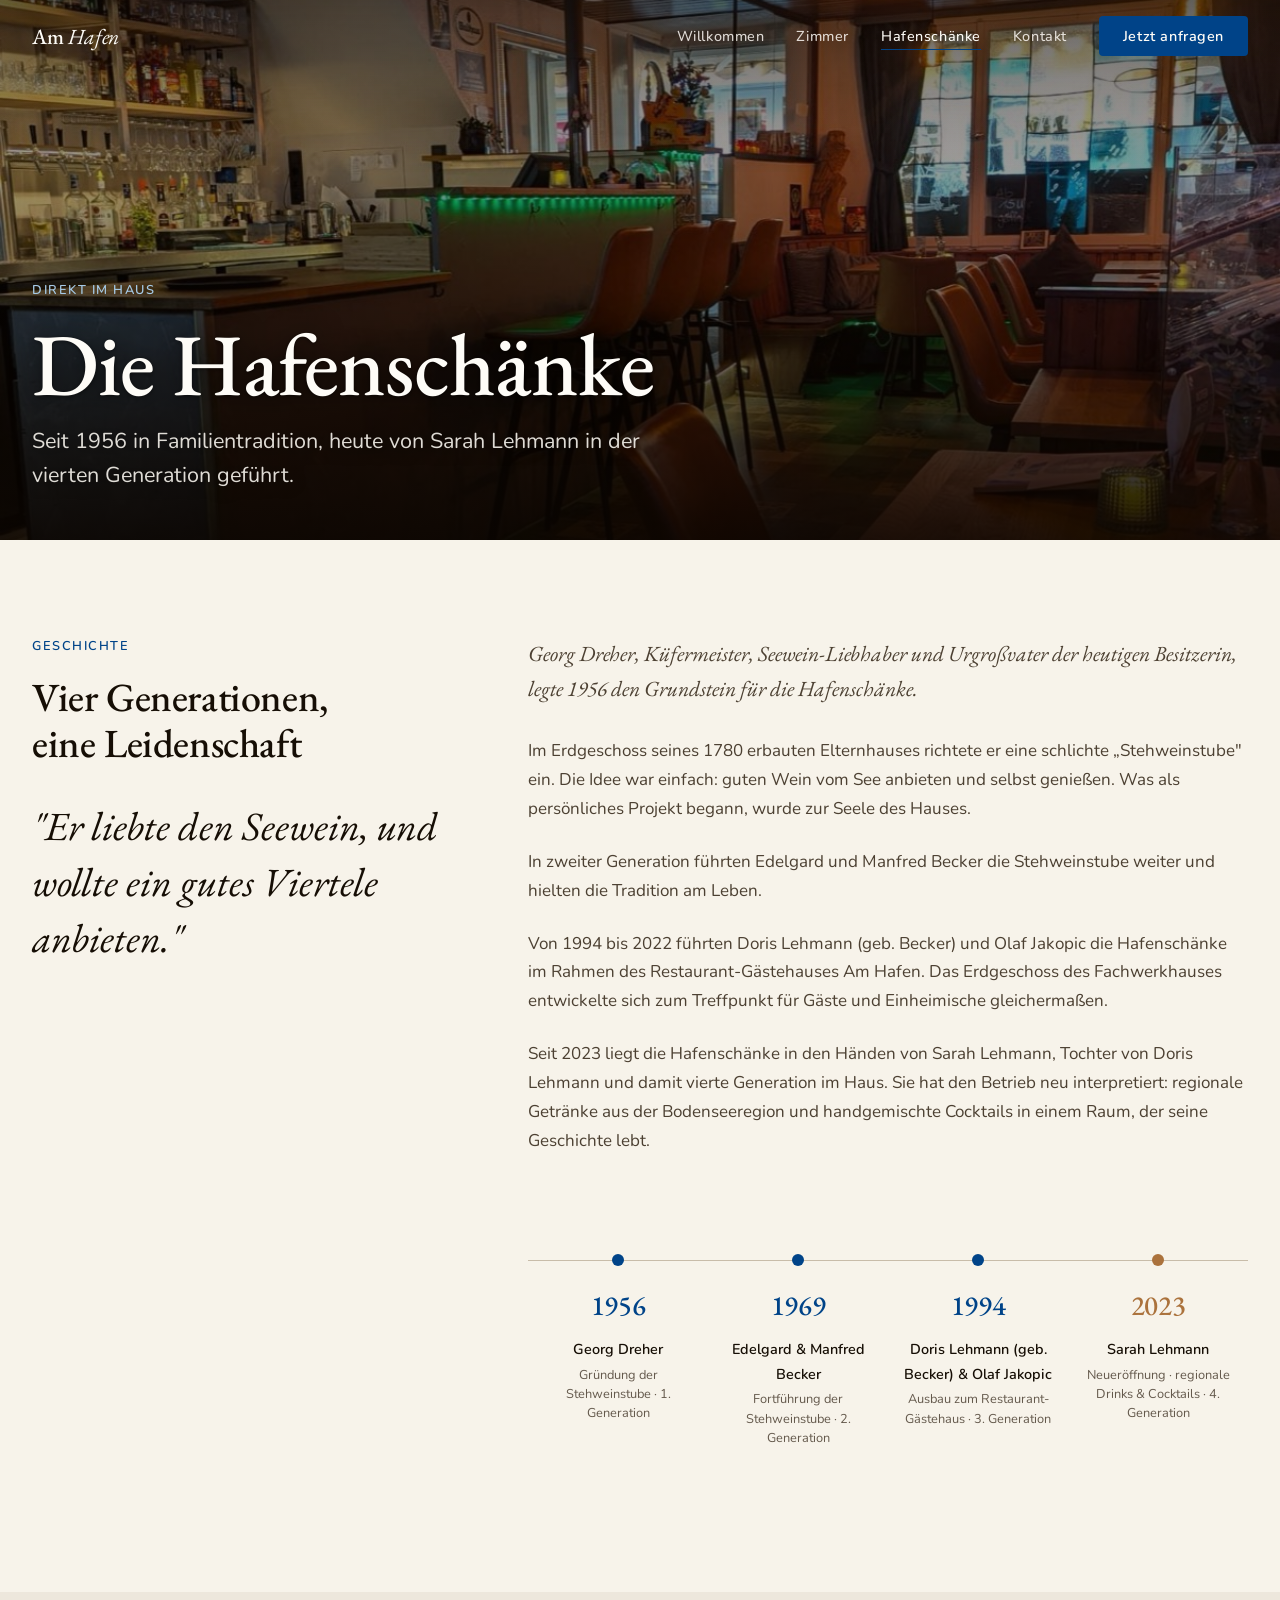
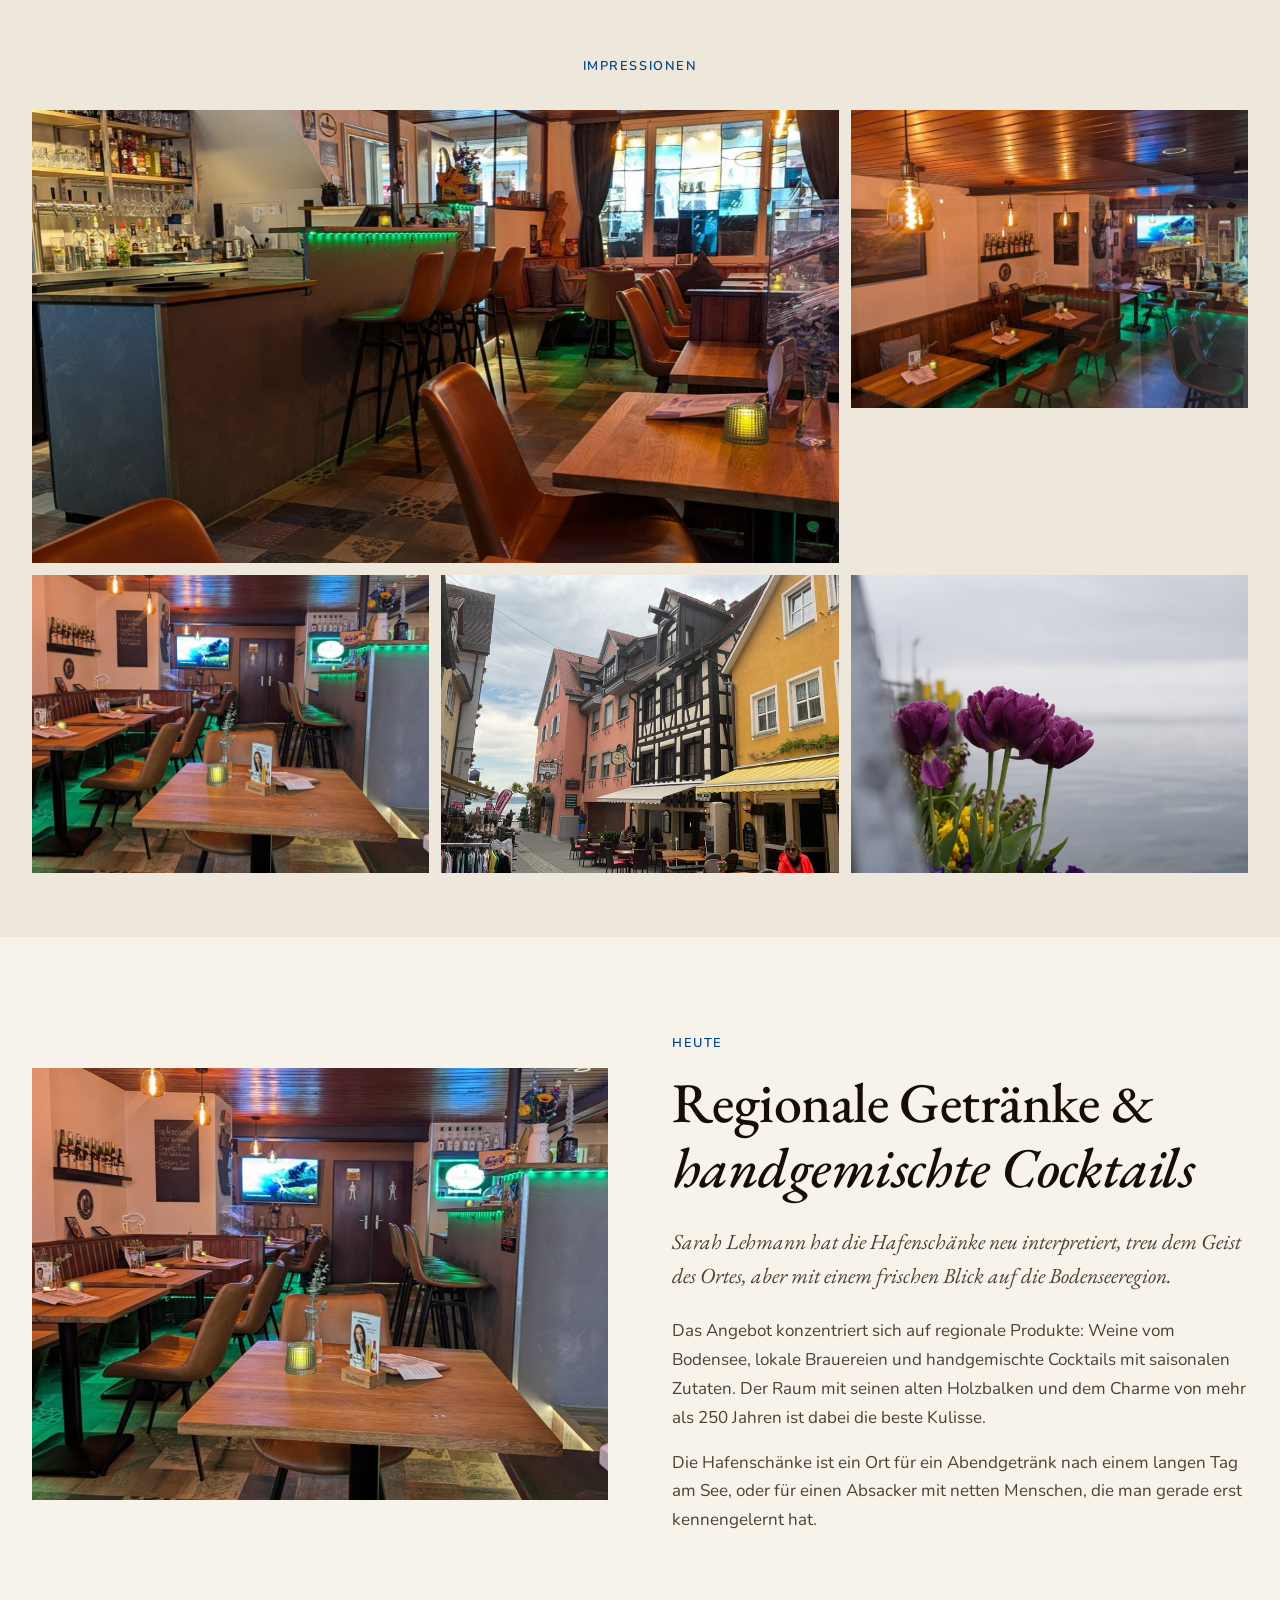
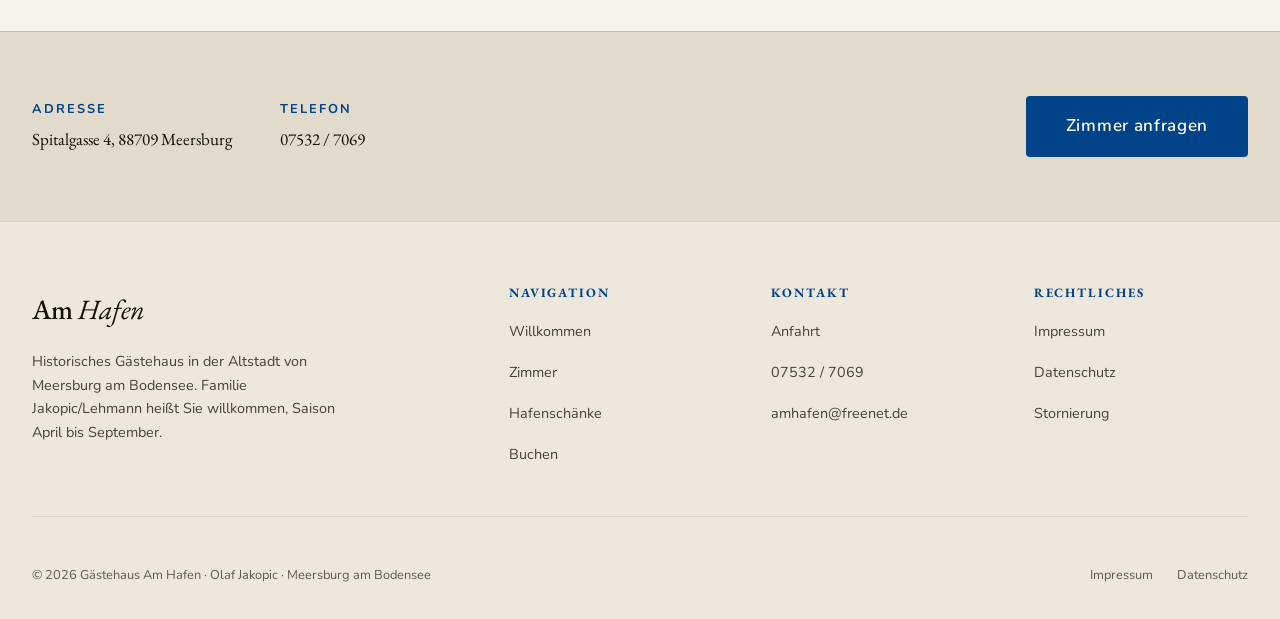
<file: hafenschaenke.html>
<!DOCTYPE html>
<html lang="de">
<head>
  <meta charset="UTF-8">
  <meta name="viewport" content="width=device-width, initial-scale=1.0">
  <title>Hafenschänke – Gästehaus Am Hafen Meersburg</title>
  <meta name="description" content="Die Hafenschänke im Fachwerkhaus: seit 1956 in Familientradition. Heute in der 4. Generation von Sarah Lehmann mit regionalen Getränken und Cocktails geführt.">
  <link rel="stylesheet" href="css/style.css">
  <style>
    .hafen-hero {
      padding-top: var(--nav-h);
      position: relative;
      min-height: 70vh;
      display: flex;
      align-items: flex-end;
      overflow: hidden;
    }
    .hafen-hero__bg {
      position: absolute;
      inset: 0;
    }
    .hafen-hero__bg img {
      width: 100%;
      height: 100%;
      object-fit: cover;
      object-position: center 35%;
    }
    .hafen-hero__bg::after {
      content: '';
      position: absolute;
      inset: 0;
      background: linear-gradient(
        to top,
        oklch(12% 0.02 70 / 0.9) 0%,
        oklch(12% 0.02 70 / 0.3) 60%
      );
    }
    .hafen-hero__content {
      position: relative;
      z-index: 1;
      padding: var(--s24) var(--s8) var(--s20);
      width: 100%;
      max-width: var(--max-content);
      margin: 0 auto;
    }
    .hafen-text-section {
      padding: var(--s24) 0;
    }
    .hafen-text-grid {
      display: grid;
      grid-template-columns: 3fr 5fr;
      gap: var(--s16);
      align-items: start;
    }
    .hafen-sticky-label {
      position: sticky;
      top: calc(var(--nav-h) + var(--s8));
    }
    .hafen-gallery {
      padding: var(--s16) 0;
      background: var(--bg-surface);
    }
    .hafen-gallery__grid {
      display: grid;
      grid-template-columns: repeat(3, 1fr);
      grid-template-rows: auto auto;
      gap: var(--s3);
    }
    .hafen-gallery__item {
      overflow: hidden;
      aspect-ratio: 4/3;
      cursor: zoom-in;
    }
    .hafen-gallery__item--wide {
      grid-column: span 2;
      aspect-ratio: 16/9;
    }
    .hafen-gallery__item img {
      width: 100%;
      height: 100%;
      object-fit: cover;
      transition: transform 0.5s var(--ease-out-quart);
    }
    .hafen-gallery__item:hover img {
      transform: scale(1.03);
    }
    .generation-quote {
      font-family: var(--font-display);
      font-size: var(--text-2xl);
      font-weight: 300;
      font-style: italic;
      line-height: 1.4;
      color: var(--text);
      max-width: 22ch;
      padding: var(--s8) 0;
    }
    @media (max-width: 900px) {
      .hafen-text-grid { grid-template-columns: 1fr; }
      .hafen-sticky-label { position: static; }
      .hafen-text-section { padding: var(--s12) 0; }
      .hafen-gallery { padding: var(--s12) 0; }
      .hafen-gallery__grid { grid-template-columns: 1fr 1fr; }
      .hafen-gallery__item--wide { grid-column: span 2; }
    }
    @media (max-width: 600px) {
      .hafen-gallery__grid { grid-template-columns: 1fr; }
      .hafen-gallery__item--wide { grid-column: span 1; aspect-ratio: 4/3; }
    }
  </style>
</head>
<body>

<!-- ── Navigation ──────────────────────────────────────────── -->
<nav class="nav" aria-label="Hauptnavigation">
  <div class="nav__inner">
    <a href="index.html" class="nav__logo">Am <span>Hafen</span></a>
    <div class="nav__links" role="list">
      <a href="index.html" class="nav__link" role="listitem">Willkommen</a>
      <a href="zimmer.html" class="nav__link" role="listitem">Zimmer</a>
      <a href="hafenschaenke.html" class="nav__link nav__link--active" role="listitem">Hafenschänke</a>
      <a href="kontakt.html" class="nav__link" role="listitem">Kontakt</a>
      <a href="buchen.html" class="nav__cta nav__link" role="listitem">Jetzt anfragen</a>
    </div>
    <button class="nav__hamburger" aria-label="Menü öffnen" aria-expanded="false" aria-controls="mobile-nav">
      <span></span><span></span><span></span>
    </button>
  </div>
</nav>

<nav class="nav__mobile" id="mobile-nav" aria-label="Mobile Navigation">
  <a href="index.html" class="nav__link">Willkommen</a>
  <a href="zimmer.html" class="nav__link">Zimmer</a>
  <a href="hafenschaenke.html" class="nav__link">Hafenschänke</a>
  <a href="kontakt.html" class="nav__link">Kontakt</a>
  <a href="buchen.html" class="nav__cta">Jetzt anfragen</a>
</nav>

<!-- ── Hero ────────────────────────────────────────────────── -->
<header class="page-header" aria-labelledby="hafen-hero-heading">
  <div class="page-header__bg" role="img" aria-label="Historische Hafenschänke im Fachwerkhaus">
    <img width="1536" height="2040" src="images/img-7409.jpg" srcset="images/img-7409-768.jpg 578w, images/img-7409-1200.jpg 903w, images/img-7409.jpg 1204w" sizes="100vw" alt="Theke der Hafenschänke im historischen Fachwerkhaus von 1780" loading="eager" fetchpriority="high">
  </div>
  <div class="page-header__content">
    <p class="eyebrow">Direkt im Haus</p>
    <h1 id="hafen-hero-heading">Die Hafen&shy;schänke</h1>
    <p class="page-header__sub">Seit 1956 in Familientradition, heute von Sarah Lehmann in der vierten Generation geführt.</p>
  </div>
</header>

<!-- ── Geschichte ─────────────────────────────────────────── -->
<section class="hafen-text-section" aria-labelledby="geschichte-heading">
  <div class="container">
    <div class="hafen-text-grid">
      <div class="hafen-sticky-label reveal">
        <p class="eyebrow" style="margin-bottom: var(--s4);">Geschichte</p>
        <h2 id="geschichte-heading" style="font-size: var(--text-2xl);">Vier Generationen,<br>eine Leidenschaft</h2>
        <blockquote class="generation-quote">"Er liebte den Seewein, und wollte ein gutes Viertele anbieten."</blockquote>
      </div>
      <div class="reveal reveal-delay-1">
        <p class="lead" style="margin-bottom: var(--s8);">Georg Dreher, Küfermeister, Seewein-Liebhaber und Urgroßvater der heutigen Besitzerin, legte 1956 den Grundstein für die Hafenschänke.</p>
        <p style="color: var(--text-mid); margin-bottom: var(--s6);">Im Erdgeschoss seines 1780 erbauten Elternhauses richtete er eine schlichte „Stehweinstube" ein. Die Idee war einfach: guten Wein vom See anbieten und selbst genießen. Was als persönliches Projekt begann, wurde zur Seele des Hauses.</p>
        <p style="color: var(--text-mid); margin-bottom: var(--s6);">In zweiter Generation führten Edelgard und Manfred Becker die Stehweinstube weiter und hielten die Tradition am Leben.</p>
        <p style="color: var(--text-mid); margin-bottom: var(--s6);">Von 1994 bis 2022 führten Doris Lehmann (geb. Becker) und Olaf Jakopic die Hafenschänke im Rahmen des Restaurant-Gästehauses Am Hafen. Das Erdgeschoss des Fachwerkhauses entwickelte sich zum Treffpunkt für Gäste und Einheimische gleichermaßen.</p>
        <p style="color: var(--text-mid); margin-bottom: var(--s10);">Seit 2023 liegt die Hafenschänke in den Händen von Sarah Lehmann, Tochter von Doris Lehmann und damit vierte Generation im Haus. Sie hat den Betrieb neu interpretiert: regionale Getränke aus der Bodenseeregion und handgemischte Cocktails in einem Raum, der seine Geschichte lebt.</p>

        <!-- Timeline -->
        <div class="hafen-gen-timeline" role="list" aria-label="Generationen-Timeline">
          <div class="gen-item" role="listitem">
            <div class="gen-item__dot" aria-hidden="true"></div>
            <span class="gen-item__year">1956</span>
            <div class="gen-item__name">Georg Dreher</div>
            <div class="gen-item__desc">Gründung der Stehweinstube · 1. Generation</div>
          </div>
          <div class="gen-item" role="listitem">
            <div class="gen-item__dot" aria-hidden="true"></div>
            <span class="gen-item__year">1969</span>
            <div class="gen-item__name">Edelgard &amp; Manfred Becker</div>
            <div class="gen-item__desc">Fortführung der Stehweinstube · 2. Generation</div>
          </div>
          <div class="gen-item" role="listitem">
            <div class="gen-item__dot" aria-hidden="true"></div>
            <span class="gen-item__year">1994</span>
            <div class="gen-item__name">Doris Lehmann (geb. Becker) &amp; Olaf Jakopic</div>
            <div class="gen-item__desc">Ausbau zum Restaurant-Gästehaus · 3. Generation</div>
          </div>
          <div class="gen-item" role="listitem">
            <div class="gen-item__dot" aria-hidden="true" style="background: var(--timber);"></div>
            <span class="gen-item__year" style="color: var(--timber);">2023</span>
            <div class="gen-item__name">Sarah Lehmann</div>
            <div class="gen-item__desc">Neueröffnung · regionale Drinks &amp; Cocktails · 4. Generation</div>
          </div>
        </div>
      </div>
    </div>
  </div>
</section>

<!-- ── Foto-Galerie ────────────────────────────────────────── -->
<section class="hafen-gallery" aria-label="Fotogalerie Hafenschänke">
  <div class="container">
    <p class="eyebrow reveal" style="margin-bottom: var(--s8); text-align: center;">Impressionen</p>
    <div class="hafen-gallery__grid">
      <div class="hafen-gallery__item hafen-gallery__item--wide reveal"
           data-lightbox="images/img-7409.jpg" data-alt="Hafenschänke Theke" role="button" tabindex="0" aria-label="Foto vergrößern">
        <img width="1536" height="2040" src="images/img-7409.jpg" srcset="images/img-7409-768.jpg 578w, images/img-7409-1200.jpg 903w, images/img-7409.jpg 1204w" sizes="(max-width: 900px) 100vw, 50vw" alt="Theke der Hafenschänke mit regionalen Getränken" loading="lazy">
      </div>
      <div class="hafen-gallery__item reveal reveal-delay-1"
           data-lightbox="images/img-7407.jpg" data-alt="Hafenschänke Gastraum" role="button" tabindex="0" aria-label="Foto vergrößern">
        <img width="1536" height="2040" src="images/img-7407.jpg" srcset="images/img-7407-768.jpg 578w, images/img-7407-1200.jpg 903w, images/img-7407.jpg 1204w" sizes="(max-width: 900px) 100vw, 50vw" alt="Gemütlicher Gastraum der Hafenschänke mit warmer Holzdecke" loading="lazy">
      </div>
      <div class="hafen-gallery__item reveal reveal-delay-1"
           data-lightbox="images/img-7408.jpg" data-alt="Hafenschänke Tische" role="button" tabindex="0" aria-label="Foto vergrößern">
        <img width="1536" height="2040" src="images/img-7408.jpg" srcset="images/img-7408-768.jpg 578w, images/img-7408-1200.jpg 903w, images/img-7408.jpg 1204w" sizes="(max-width: 900px) 100vw, 50vw" alt="Tische und Sitzplätze in der Hafenschänke" loading="lazy">
      </div>
      <div class="hafen-gallery__item reveal reveal-delay-2"
           data-lightbox="images/img-0397.jpeg" data-alt="Altstadtgasse Meersburg" role="button" tabindex="0" aria-label="Foto vergrößern">
        <img width="1800" height="1350" src="images/img-0397.jpeg" srcset="images/img-0397-768.jpeg 768w, images/img-0397-1200.jpeg 1200w, images/img-0397.jpeg 1800w" sizes="(max-width: 900px) 100vw, 50vw" alt="Malerische Altstadtgasse in Meersburg vor der Hafenschänke" loading="lazy">
      </div>
      <div class="hafen-gallery__item reveal reveal-delay-3"
           data-lightbox="images/dsc3263.jpeg" data-alt="Bodensee bei Meersburg" role="button" tabindex="0" aria-label="Foto vergrößern">
        <img width="1800" height="1200" src="images/dsc3263.jpeg" srcset="images/dsc3263-768.jpeg 768w, images/dsc3263-1200.jpeg 1200w, images/dsc3263.jpeg 1800w" sizes="(max-width: 900px) 100vw, 50vw" alt="Frühlingsstimmung am Bodensee bei Meersburg" loading="lazy">
      </div>
    </div>
  </div>
</section>

<!-- ── Heute ───────────────────────────────────────────────── -->
<section class="section" aria-labelledby="heute-heading">
  <div class="container">
    <div style="display: grid; grid-template-columns: 1fr 1fr; gap: var(--s16); align-items: center;" class="responsive-grid-1col">
      <div class="reveal">
        <img width="1536" height="2040" src="images/img-7408.jpg" srcset="images/img-7408-768.jpg 578w, images/img-7408-1200.jpg 903w, images/img-7408.jpg 1204w" sizes="(max-width: 900px) 100vw, 50vw" alt="Hafenschänke heute, regionale Getränke und Cocktails" loading="lazy" style="width: 100%; aspect-ratio: 4/3; object-fit: cover;">
      </div>
      <div class="reveal reveal-delay-1">
        <p class="eyebrow" style="margin-bottom: var(--s4);">Heute</p>
        <h2 id="heute-heading" style="margin-bottom: var(--s6);">Regionale Getränke &amp;<br><em>handgemischte Cocktails</em></h2>
        <p class="lead" style="margin-bottom: var(--s6);">Sarah Lehmann hat die Hafenschänke neu interpretiert, treu dem Geist des Ortes, aber mit einem frischen Blick auf die Bodenseeregion.</p>
        <p style="color: var(--text-mid); margin-bottom: var(--s4);">Das Angebot konzentriert sich auf regionale Produkte: Weine vom Bodensee, lokale Brauereien und handgemischte Cocktails mit saisonalen Zutaten. Der Raum mit seinen alten Holzbalken und dem Charme von mehr als 250 Jahren ist dabei die beste Kulisse.</p>
        <p style="color: var(--text-mid);">Die Hafenschänke ist ein Ort für ein Abendgetränk nach einem langen Tag am See, oder für einen Absacker mit netten Menschen, die man gerade erst kennengelernt hat.</p>
      </div>
    </div>
  </div>
</section>

<style>
  @media (max-width: 768px) {
    .responsive-grid-1col { grid-template-columns: 1fr !important; }
  }
</style>

<!-- ── Contact Strip ──────────────────────────────────────── -->
<div class="contact-strip">
  <div class="container">
    <div class="contact-strip__inner">
      <div class="contact-strip__info">
        <div class="contact-item">
          <span class="contact-item__label">Adresse</span>
          <span class="contact-item__value">Spitalgasse 4, 88709 Meersburg</span>
        </div>
        <div class="contact-item">
          <span class="contact-item__label">Telefon</span>
          <span class="contact-item__value"><a href="tel:+4975327069">07532 / 7069</a></span>
        </div>
      </div>
      <a href="buchen.html" class="btn btn--primary btn--lg">Zimmer anfragen</a>
    </div>
  </div>
</div>

<!-- ── Footer ─────────────────────────────────────────────── -->
<footer>
  <div class="container">
    <div class="footer__grid">
      <div>
        <div class="footer__brand">Am <span>Hafen</span></div>
        <p class="footer__desc">Historisches Gästehaus in der Altstadt von Meersburg am Bodensee. Familie Jakopic/Lehmann heißt Sie willkommen, Saison April bis September.</p>
      </div>
      <div class="footer__col">
        <h2>Navigation</h2>
        <ul class="footer__links">
          <li><a href="index.html" class="footer__link">Willkommen</a></li>
          <li><a href="zimmer.html" class="footer__link">Zimmer</a></li>
          <li><a href="hafenschaenke.html" class="footer__link">Hafenschänke</a></li>
          <li><a href="buchen.html" class="footer__link">Buchen</a></li>
        </ul>
      </div>
      <div class="footer__col">
        <h2>Kontakt</h2>
        <ul class="footer__links">
          <li><a href="kontakt.html" class="footer__link">Anfahrt</a></li>
          <li><a href="tel:+4975327069" class="footer__link">07532 / 7069</a></li>
          <li><a href="mailto:amhafen@freenet.de" class="footer__link">amhafen@freenet.de</a></li>
        </ul>
      </div>
      <div class="footer__col">
        <h2>Rechtliches</h2>
        <ul class="footer__links">
          <li><a href="impressum.html" class="footer__link">Impressum</a></li>
          <li><a href="impressum.html#datenschutz" class="footer__link">Datenschutz</a></li>
          <li><a href="impressum.html#stornierung" class="footer__link">Stornierung</a></li>
        </ul>
      </div>
    </div>
    <div class="footer__bottom">
      <span class="footer__copy">© <span data-year>2026</span> Gästehaus Am Hafen · Olaf Jakopic · Meersburg am Bodensee</span>
      <div class="footer__legal">
        <a href="impressum.html">Impressum</a>
        <a href="impressum.html#datenschutz">Datenschutz</a>
      </div>
    </div>
  </div>
</footer>

<div class="lightbox" role="dialog" aria-modal="true" aria-label="Bildvorschau">
  <button class="lightbox__close" aria-label="Schließen">✕</button>
  <img class="lightbox__img" alt="" src="[data-uri]">
</div>

<script src="js/main.js"></script>
</body>
</html>
</file>
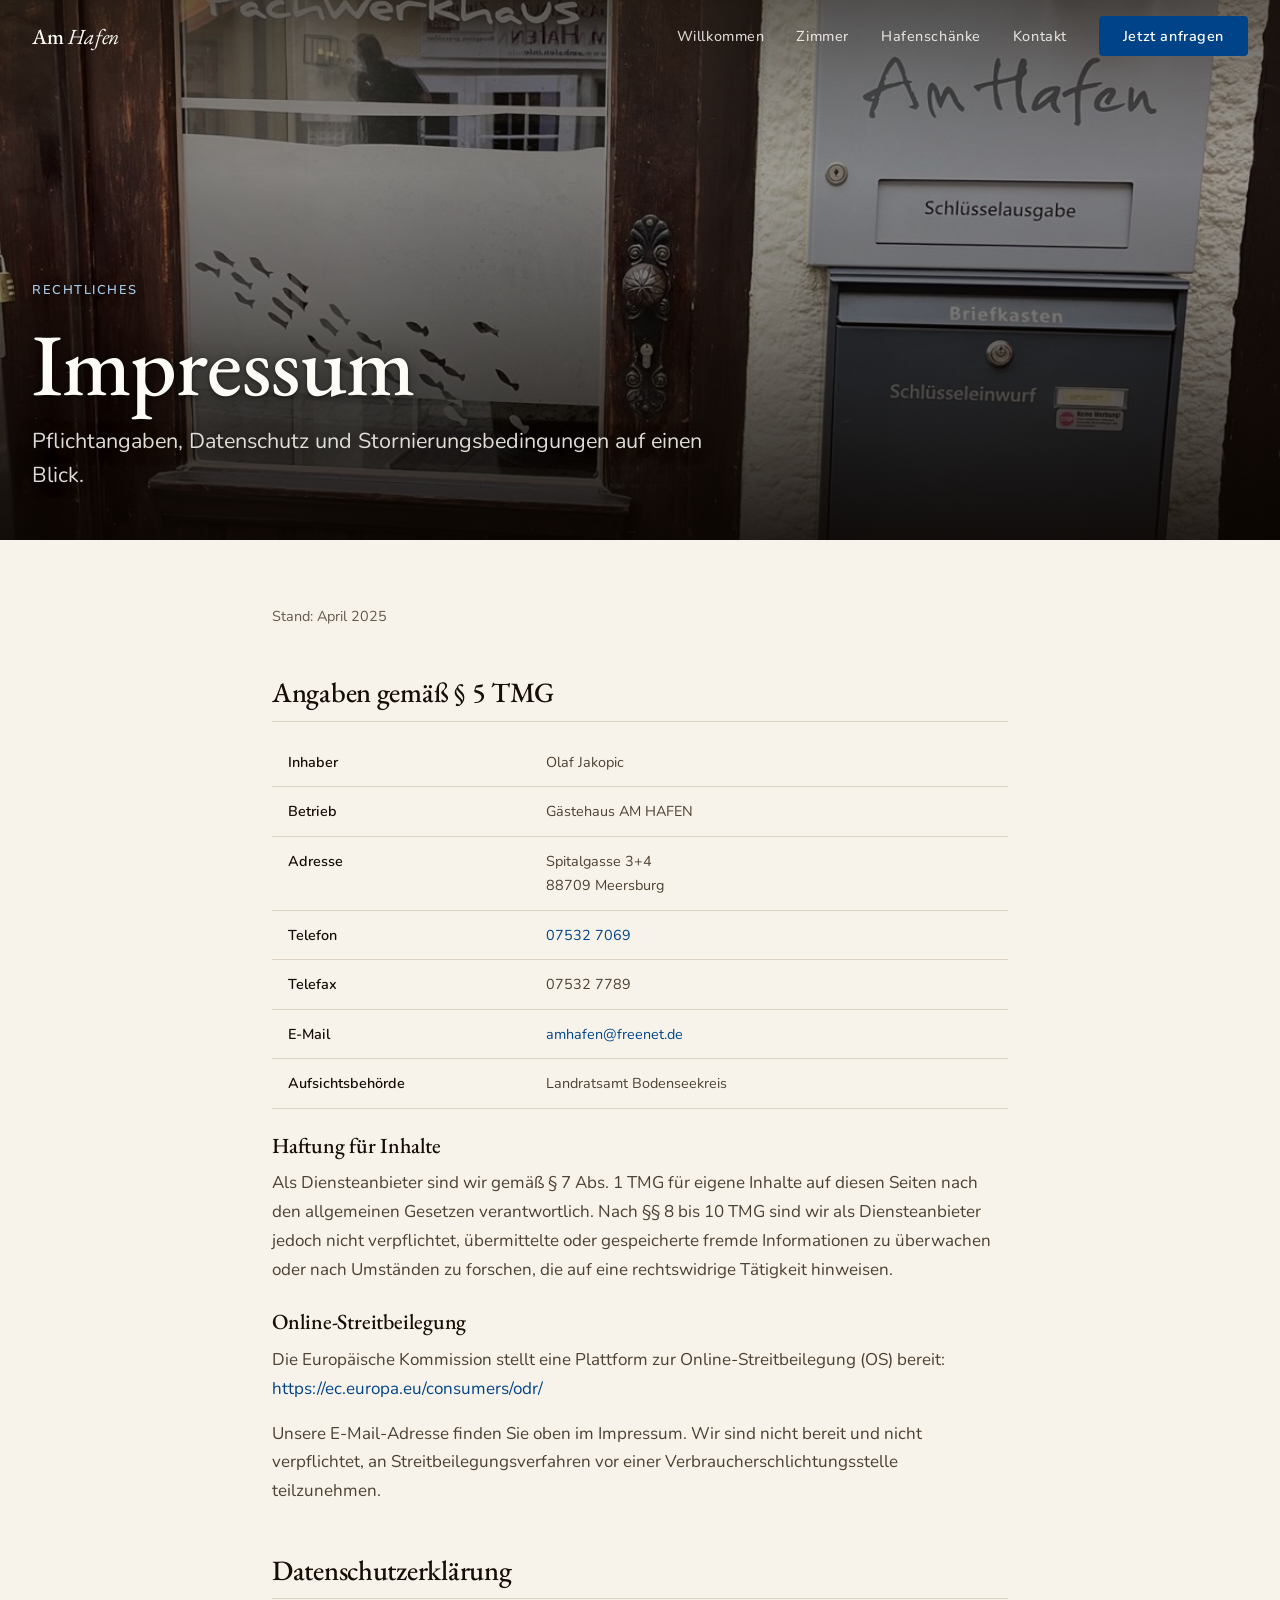
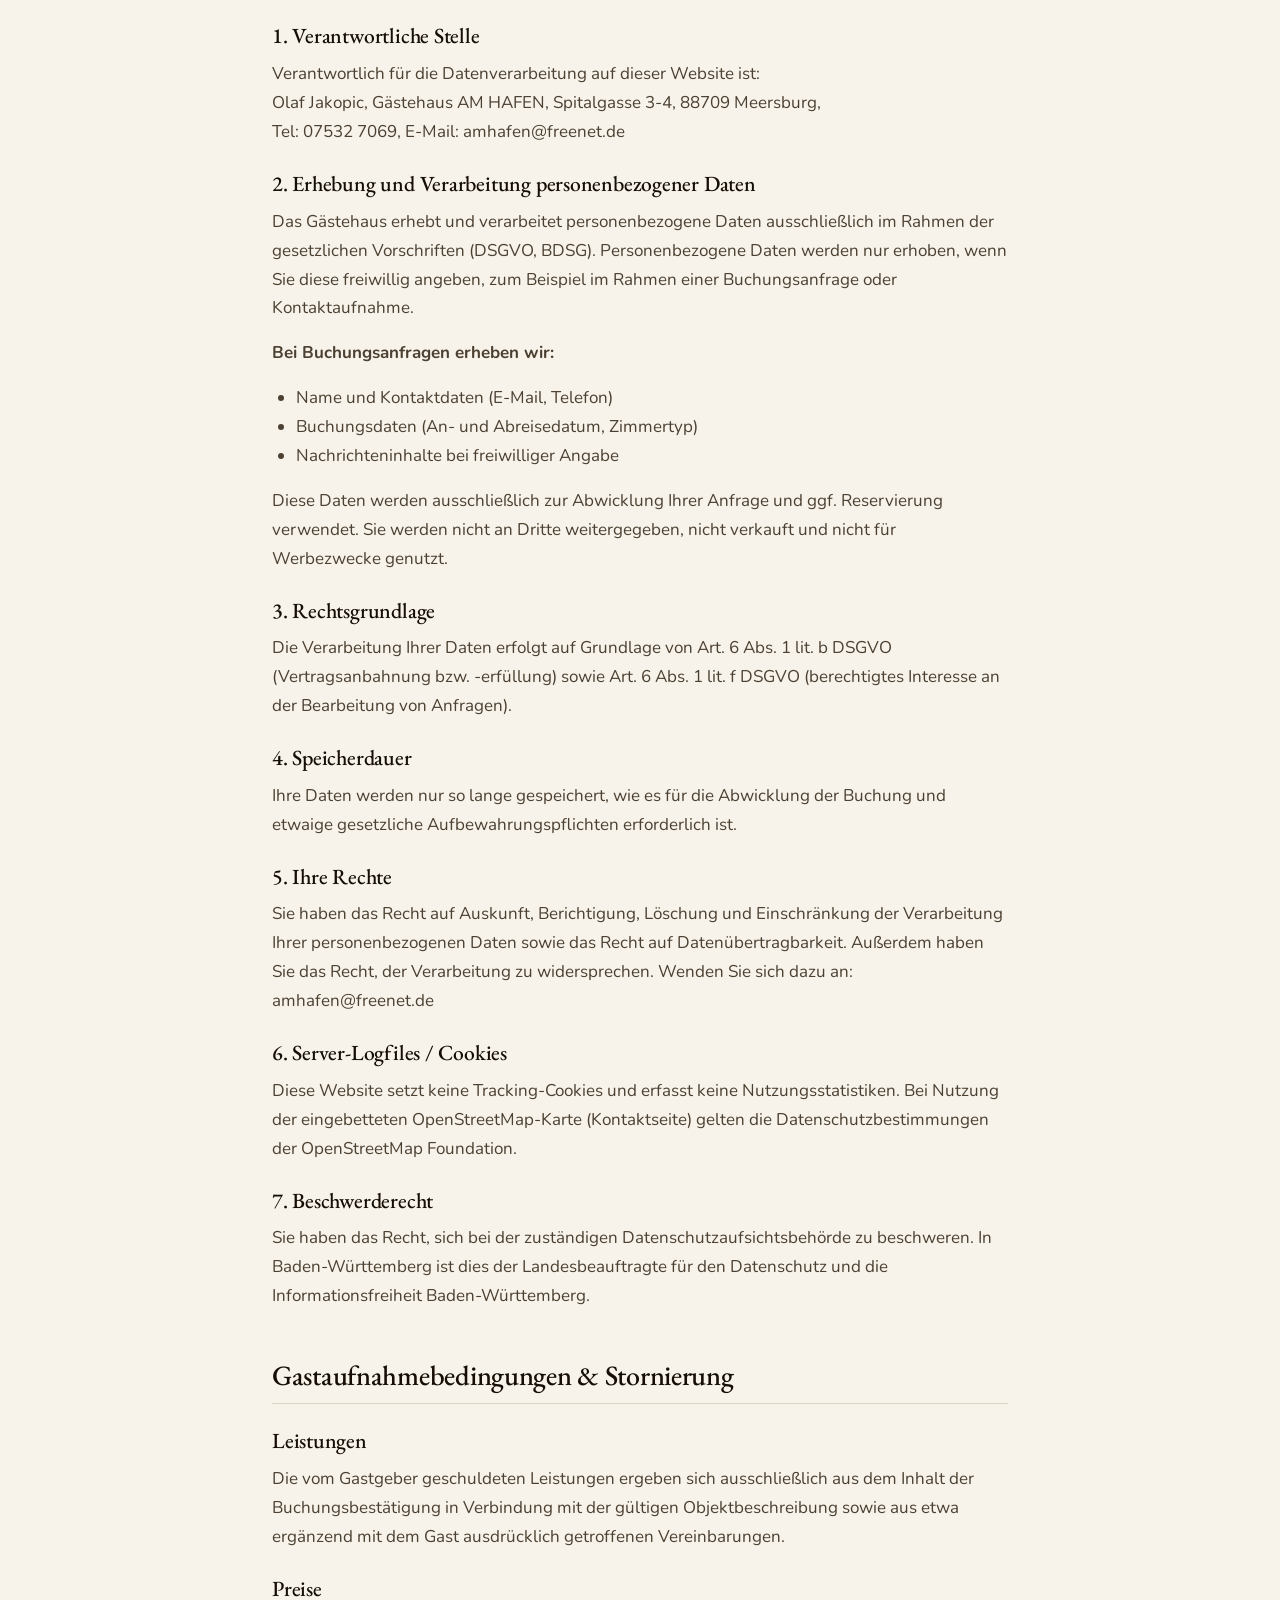
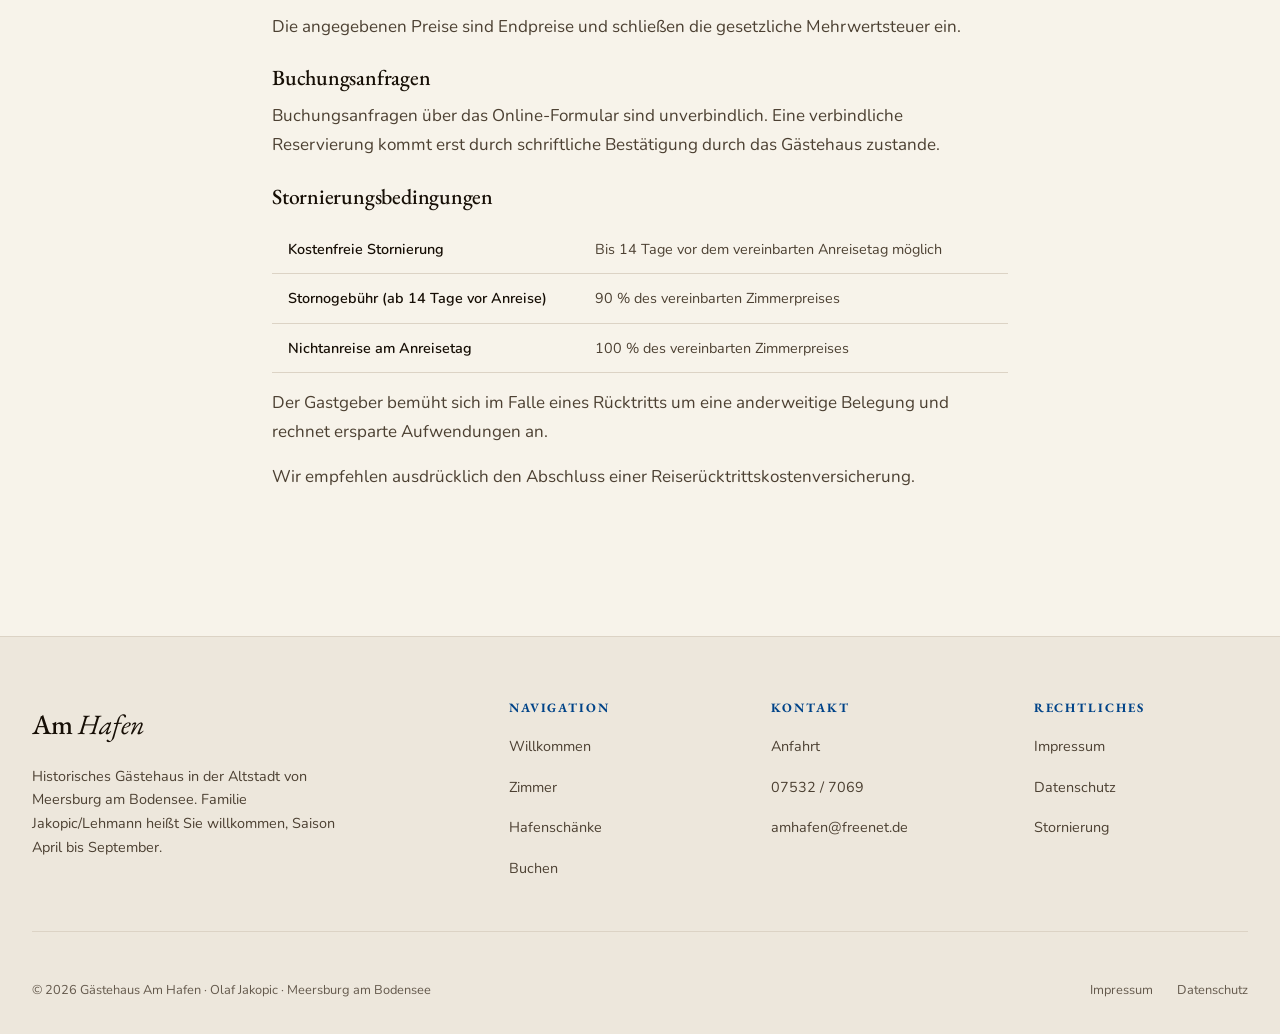
<file: impressum.html>
<!DOCTYPE html>
<html lang="de">
<head>
  <meta charset="UTF-8">
  <meta name="viewport" content="width=device-width, initial-scale=1.0">
  <title>Impressum & Datenschutz – Gästehaus Am Hafen Meersburg</title>
  <meta name="description" content="Impressum, Datenschutzerklärung und Stornierungsbedingungen des Gästehauses Am Hafen, Spitalgasse 3-4, 88709 Meersburg. Inhaber: Olaf Jakopic.">
  <meta name="robots" content="noindex">
  <link rel="stylesheet" href="css/style.css">
</head>
<body>

<!-- ── Navigation ──────────────────────────────────────────── -->
<nav class="nav" aria-label="Hauptnavigation">
  <div class="nav__inner">
    <a href="index.html" class="nav__logo">Am <span>Hafen</span></a>
    <div class="nav__links" role="list">
      <a href="index.html" class="nav__link" role="listitem">Willkommen</a>
      <a href="zimmer.html" class="nav__link" role="listitem">Zimmer</a>
      <a href="hafenschaenke.html" class="nav__link" role="listitem">Hafenschänke</a>
      <a href="kontakt.html" class="nav__link" role="listitem">Kontakt</a>
      <a href="buchen.html" class="nav__cta nav__link" role="listitem">Jetzt anfragen</a>
    </div>
    <button class="nav__hamburger" aria-label="Menü öffnen" aria-expanded="false" aria-controls="mobile-nav">
      <span></span><span></span><span></span>
    </button>
  </div>
</nav>

<nav class="nav__mobile" id="mobile-nav" aria-label="Mobile Navigation">
  <a href="index.html" class="nav__link">Willkommen</a>
  <a href="zimmer.html" class="nav__link">Zimmer</a>
  <a href="hafenschaenke.html" class="nav__link">Hafenschänke</a>
  <a href="kontakt.html" class="nav__link">Kontakt</a>
  <a href="buchen.html" class="nav__cta">Jetzt anfragen</a>
</nav>

<!-- ── Page Header ─────────────────────────────────────────── -->
<header class="page-header">
  <div class="page-header__bg">
    <img width="1200" height="1600" src="images/img-5896.jpeg" srcset="images/img-5896-768.jpeg 576w, images/img-5896-1200.jpeg 900w, images/img-5896.jpeg 1200w" sizes="100vw" alt="Historischer Eingang des Fachwerkhauses Am Hafen, Spitalgasse 4" loading="eager" fetchpriority="high">
    <div class="page-header__content">
      <p class="eyebrow">Rechtliches</p>
      <h1>Impressum</h1>
      <p class="page-header__sub">Pflichtangaben, Datenschutz und Stornierungsbedingungen auf einen Blick.</p>
    </div>
  </div>
</header>

<!-- ── Content ────────────────────────────────────────────── -->
<main class="legal-page" style="padding-top: var(--s16);">
  <div class="container">

    <p style="color: var(--text-soft); margin-bottom: var(--s12); font-size: var(--text-sm);">Stand: April 2025</p>

    <!-- ── Impressum ──────────────────────────────────────── -->
    <section class="legal-section" id="impressum" aria-labelledby="imp-heading">
      <h2 id="imp-heading">Angaben gemäß § 5 TMG</h2>
      <table class="legal-table" aria-label="Angaben zum Anbieter">
        <tbody>
          <tr><td>Inhaber</td><td>Olaf Jakopic</td></tr>
          <tr><td>Betrieb</td><td>Gästehaus AM HAFEN</td></tr>
          <tr><td>Adresse</td><td>Spitalgasse 3+4<br>88709 Meersburg</td></tr>
          <tr><td>Telefon</td><td><a href="tel:+4975327069" style="color: var(--lake);">07532 7069</a></td></tr>
          <tr><td>Telefax</td><td>07532 7789</td></tr>
          <tr><td>E-Mail</td><td><a href="mailto:amhafen@freenet.de" style="color: var(--lake);">amhafen@freenet.de</a></td></tr>
          <tr><td>Aufsichtsbehörde</td><td>Landratsamt Bodenseekreis</td></tr>
        </tbody>
      </table>

      <h3>Haftung für Inhalte</h3>
      <p>Als Diensteanbieter sind wir gemäß § 7 Abs. 1 TMG für eigene Inhalte auf diesen Seiten nach den allgemeinen Gesetzen verantwortlich. Nach §§ 8 bis 10 TMG sind wir als Diensteanbieter jedoch nicht verpflichtet, übermittelte oder gespeicherte fremde Informationen zu überwachen oder nach Umständen zu forschen, die auf eine rechtswidrige Tätigkeit hinweisen.</p>

      <h3>Online-Streitbeilegung</h3>
      <p>Die Europäische Kommission stellt eine Plattform zur Online-Streitbeilegung (OS) bereit:<br>
      <a href="https://ec.europa.eu/consumers/odr/" target="_blank" rel="noopener" style="color: var(--lake);">https://ec.europa.eu/consumers/odr/</a></p>
      <p>Unsere E-Mail-Adresse finden Sie oben im Impressum. Wir sind nicht bereit und nicht verpflichtet, an Streitbeilegungsverfahren vor einer Verbraucherschlichtungsstelle teilzunehmen.</p>
    </section>

    <!-- ── Datenschutz ─────────────────────────────────────── -->
    <section class="legal-section" id="datenschutz" aria-labelledby="ds-heading">
      <h2 id="ds-heading">Datenschutzerklärung</h2>

      <h3>1. Verantwortliche Stelle</h3>
      <p>Verantwortlich für die Datenverarbeitung auf dieser Website ist:<br>
      Olaf Jakopic, Gästehaus AM HAFEN, Spitalgasse 3-4, 88709 Meersburg,<br>
      Tel: 07532 7069, E-Mail: amhafen@freenet.de</p>

      <h3>2. Erhebung und Verarbeitung personenbezogener Daten</h3>
      <p>Das Gästehaus erhebt und verarbeitet personenbezogene Daten ausschließlich im Rahmen der gesetzlichen Vorschriften (DSGVO, BDSG). Personenbezogene Daten werden nur erhoben, wenn Sie diese freiwillig angeben, zum Beispiel im Rahmen einer Buchungsanfrage oder Kontaktaufnahme.</p>

      <p><strong>Bei Buchungsanfragen erheben wir:</strong></p>
      <ul style="list-style: disc; padding-left: var(--s6); color: var(--text-mid); margin: var(--s3) 0 var(--s4);">
        <li>Name und Kontaktdaten (E-Mail, Telefon)</li>
        <li>Buchungsdaten (An- und Abreisedatum, Zimmertyp)</li>
        <li>Nachrichteninhalte bei freiwilliger Angabe</li>
      </ul>

      <p>Diese Daten werden ausschließlich zur Abwicklung Ihrer Anfrage und ggf. Reservierung verwendet. Sie werden nicht an Dritte weitergegeben, nicht verkauft und nicht für Werbezwecke genutzt.</p>

      <h3>3. Rechtsgrundlage</h3>
      <p>Die Verarbeitung Ihrer Daten erfolgt auf Grundlage von Art. 6 Abs. 1 lit. b DSGVO (Vertragsanbahnung bzw. -erfüllung) sowie Art. 6 Abs. 1 lit. f DSGVO (berechtigtes Interesse an der Bearbeitung von Anfragen).</p>

      <h3>4. Speicherdauer</h3>
      <p>Ihre Daten werden nur so lange gespeichert, wie es für die Abwicklung der Buchung und etwaige gesetzliche Aufbewahrungspflichten erforderlich ist.</p>

      <h3>5. Ihre Rechte</h3>
      <p>Sie haben das Recht auf Auskunft, Berichtigung, Löschung und Einschränkung der Verarbeitung Ihrer personenbezogenen Daten sowie das Recht auf Datenübertragbarkeit. Außerdem haben Sie das Recht, der Verarbeitung zu widersprechen. Wenden Sie sich dazu an: amhafen@freenet.de</p>

      <h3>6. Server-Logfiles / Cookies</h3>
      <p>Diese Website setzt keine Tracking-Cookies und erfasst keine Nutzungsstatistiken. Bei Nutzung der eingebetteten OpenStreetMap-Karte (Kontaktseite) gelten die Datenschutzbestimmungen der OpenStreetMap Foundation.</p>

      <h3>7. Beschwerderecht</h3>
      <p>Sie haben das Recht, sich bei der zuständigen Datenschutzaufsichtsbehörde zu beschweren. In Baden-Württemberg ist dies der Landesbeauftragte für den Datenschutz und die Informationsfreiheit Baden-Württemberg.</p>
    </section>

    <!-- ── Stornierung ─────────────────────────────────────── -->
    <section class="legal-section" id="stornierung" aria-labelledby="storno-heading">
      <h2 id="storno-heading">Gastaufnahmebedingungen &amp; Stornierung</h2>

      <h3>Leistungen</h3>
      <p>Die vom Gastgeber geschuldeten Leistungen ergeben sich ausschließlich aus dem Inhalt der Buchungsbestätigung in Verbindung mit der gültigen Objektbeschreibung sowie aus etwa ergänzend mit dem Gast ausdrücklich getroffenen Vereinbarungen.</p>

      <h3>Preise</h3>
      <p>Die angegebenen Preise sind Endpreise und schließen die gesetzliche Mehrwertsteuer ein.</p>

      <h3>Buchungsanfragen</h3>
      <p>Buchungsanfragen über das Online-Formular sind unverbindlich. Eine verbindliche Reservierung kommt erst durch schriftliche Bestätigung durch das Gästehaus zustande.</p>

      <h3>Stornierungsbedingungen</h3>
      <table class="legal-table" aria-label="Stornierungsbedingungen">
        <tbody>
          <tr>
            <td>Kostenfreie Stornierung</td>
            <td>Bis 14 Tage vor dem vereinbarten Anreisetag möglich</td>
          </tr>
          <tr>
            <td>Stornogebühr (ab 14 Tage vor Anreise)</td>
            <td>90 % des vereinbarten Zimmerpreises</td>
          </tr>
          <tr>
            <td>Nichtanreise am Anreisetag</td>
            <td>100 % des vereinbarten Zimmerpreises</td>
          </tr>
        </tbody>
      </table>

      <p>Der Gastgeber bemüht sich im Falle eines Rücktritts um eine anderweitige Belegung und rechnet ersparte Aufwendungen an.</p>
      <p>Wir empfehlen ausdrücklich den Abschluss einer Reiserücktrittskostenversicherung.</p>
    </section>

  </div>
</main>

<!-- ── Footer ─────────────────────────────────────────────── -->
<footer>
  <div class="container">
    <div class="footer__grid">
      <div>
        <div class="footer__brand">Am <span>Hafen</span></div>
        <p class="footer__desc">Historisches Gästehaus in der Altstadt von Meersburg am Bodensee. Familie Jakopic/Lehmann heißt Sie willkommen, Saison April bis September.</p>
      </div>
      <div class="footer__col">
        <h2>Navigation</h2>
        <ul class="footer__links">
          <li><a href="index.html" class="footer__link">Willkommen</a></li>
          <li><a href="zimmer.html" class="footer__link">Zimmer</a></li>
          <li><a href="hafenschaenke.html" class="footer__link">Hafenschänke</a></li>
          <li><a href="buchen.html" class="footer__link">Buchen</a></li>
        </ul>
      </div>
      <div class="footer__col">
        <h2>Kontakt</h2>
        <ul class="footer__links">
          <li><a href="kontakt.html" class="footer__link">Anfahrt</a></li>
          <li><a href="tel:+4975327069" class="footer__link">07532 / 7069</a></li>
          <li><a href="mailto:amhafen@freenet.de" class="footer__link">amhafen@freenet.de</a></li>
        </ul>
      </div>
      <div class="footer__col">
        <h2>Rechtliches</h2>
        <ul class="footer__links">
          <li><a href="impressum.html" class="footer__link">Impressum</a></li>
          <li><a href="impressum.html#datenschutz" class="footer__link">Datenschutz</a></li>
          <li><a href="impressum.html#stornierung" class="footer__link">Stornierung</a></li>
        </ul>
      </div>
    </div>
    <div class="footer__bottom">
      <span class="footer__copy">© <span data-year>2026</span> Gästehaus Am Hafen · Olaf Jakopic · Meersburg am Bodensee</span>
      <div class="footer__legal">
        <a href="impressum.html">Impressum</a>
        <a href="impressum.html#datenschutz">Datenschutz</a>
      </div>
    </div>
  </div>
</footer>

<script src="js/main.js"></script>
</body>
</html>
</file>
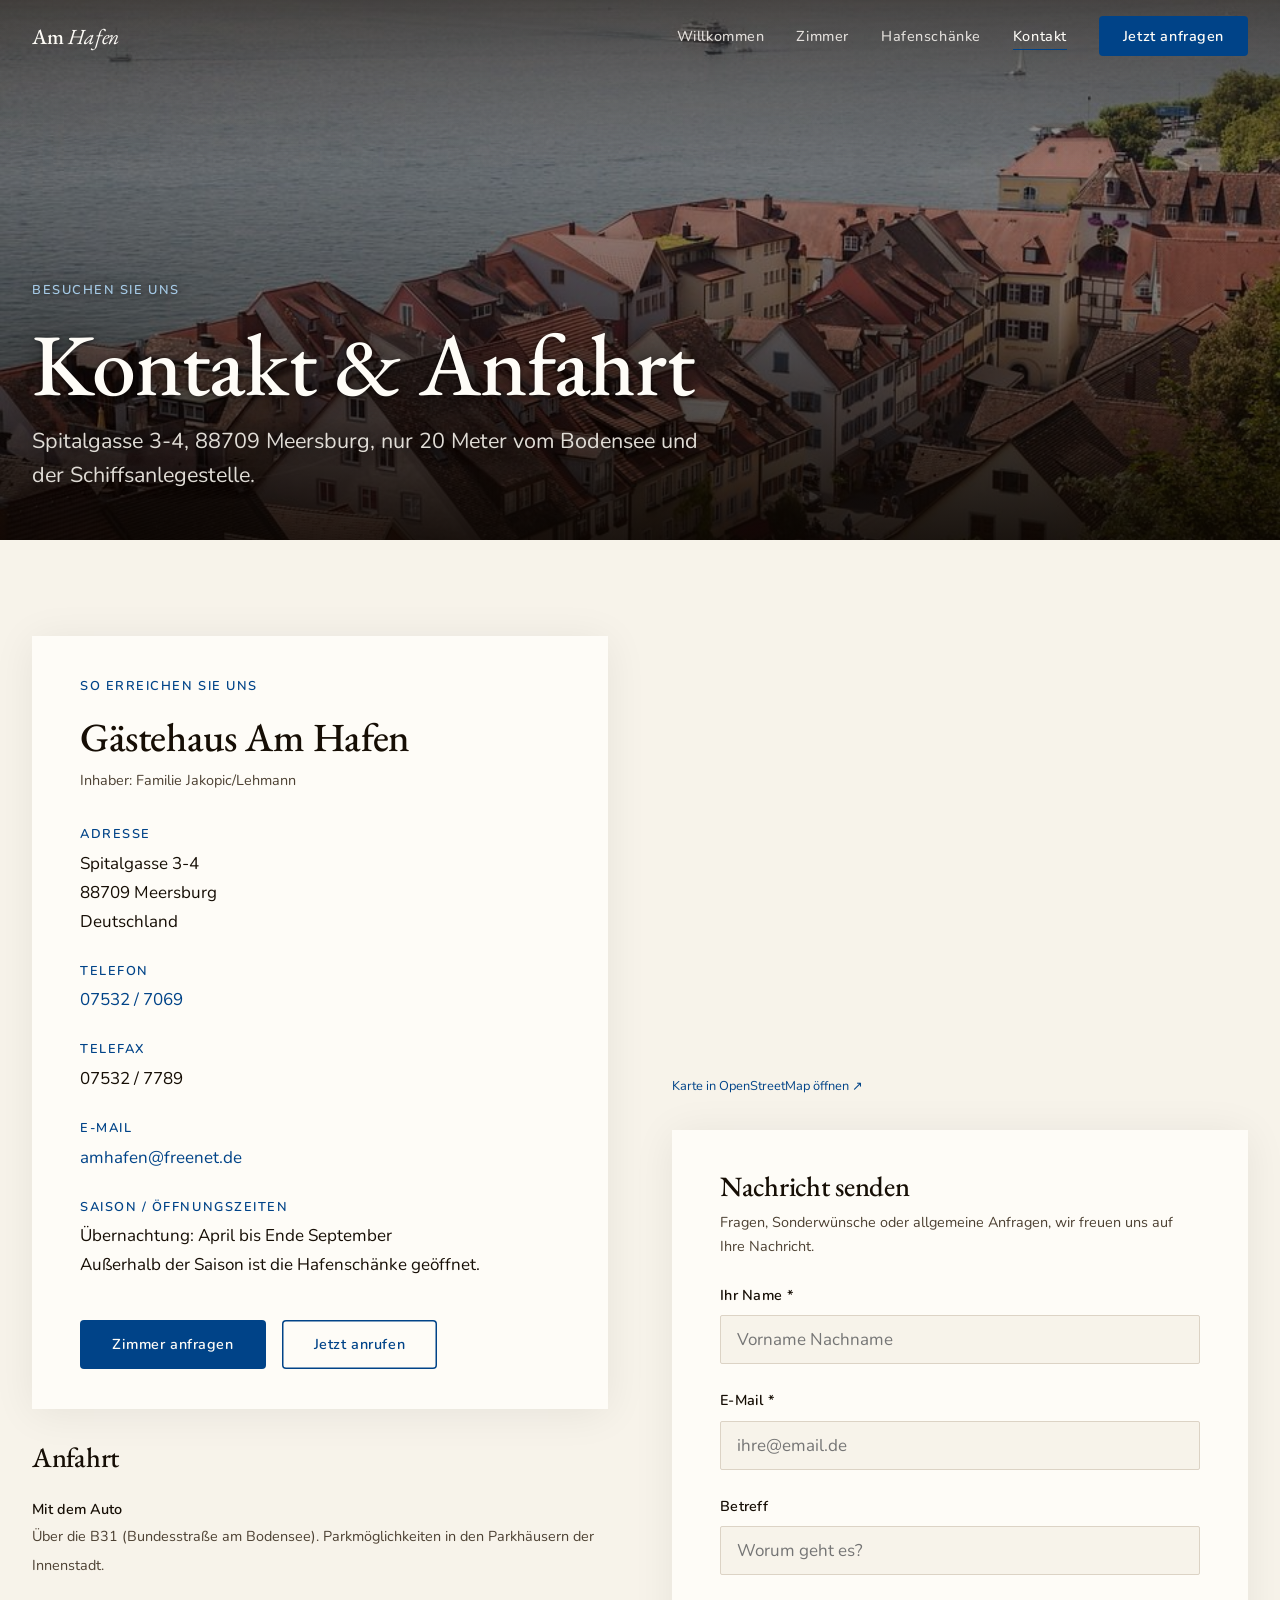
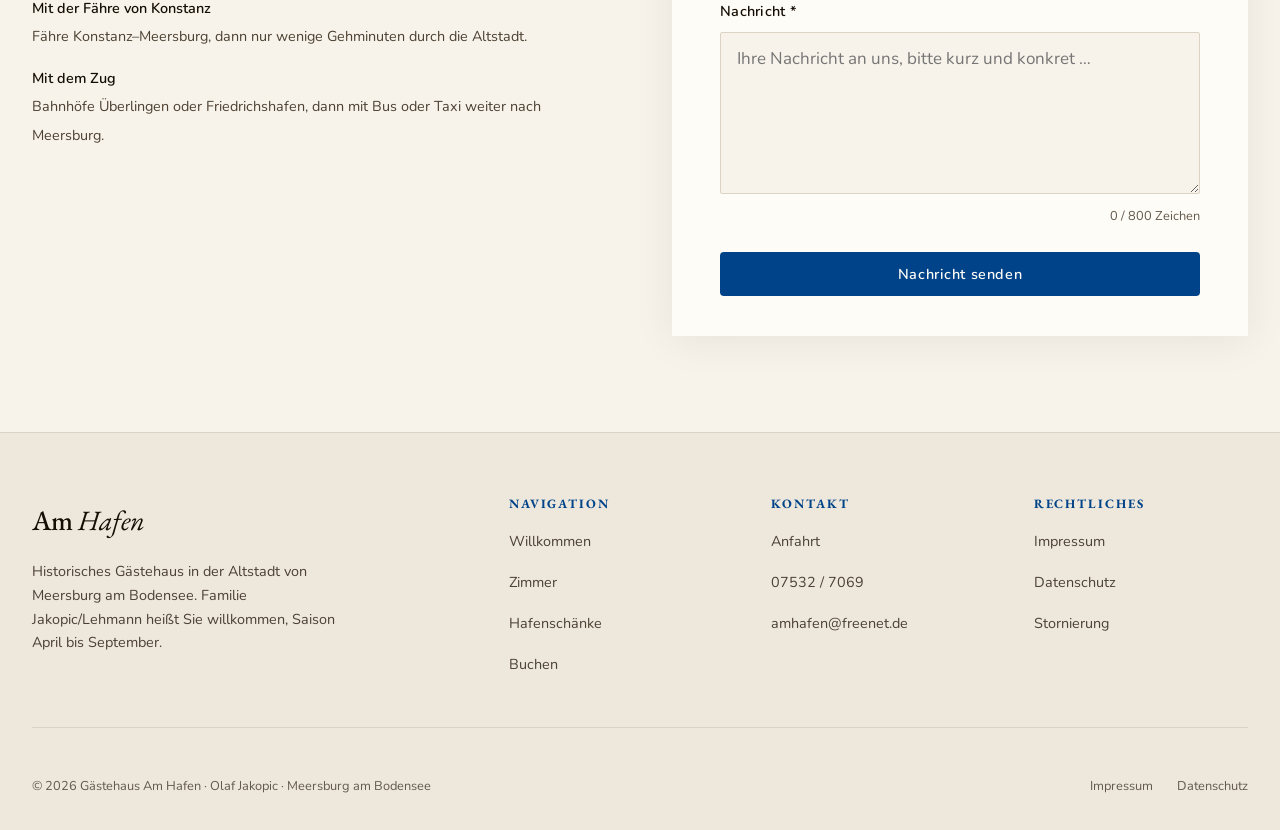
<file: kontakt.html>
<!DOCTYPE html>
<html lang="de">
<head>
  <meta charset="UTF-8">
  <meta name="viewport" content="width=device-width, initial-scale=1.0">
  <title>Kontakt & Anfahrt – Gästehaus Am Hafen Meersburg</title>
  <meta name="description" content="Kontakt und Anfahrt zum Gästehaus Am Hafen, Spitalgasse 3-4, 88709 Meersburg. Telefon: 07532/7069. E-Mail: amhafen@freenet.de. Saison April bis September.">
  <link rel="stylesheet" href="css/style.css">
</head>
<body>

<!-- ── Navigation ──────────────────────────────────────────── -->
<nav class="nav" aria-label="Hauptnavigation">
  <div class="nav__inner">
    <a href="index.html" class="nav__logo">Am <span>Hafen</span></a>
    <div class="nav__links" role="list">
      <a href="index.html" class="nav__link" role="listitem">Willkommen</a>
      <a href="zimmer.html" class="nav__link" role="listitem">Zimmer</a>
      <a href="hafenschaenke.html" class="nav__link" role="listitem">Hafenschänke</a>
      <a href="kontakt.html" class="nav__link nav__link--active" role="listitem">Kontakt</a>
      <a href="buchen.html" class="nav__cta nav__link" role="listitem">Jetzt anfragen</a>
    </div>
    <button class="nav__hamburger" aria-label="Menü öffnen" aria-expanded="false" aria-controls="mobile-nav">
      <span></span><span></span><span></span>
    </button>
  </div>
</nav>

<nav class="nav__mobile" id="mobile-nav" aria-label="Mobile Navigation">
  <a href="index.html" class="nav__link">Willkommen</a>
  <a href="zimmer.html" class="nav__link">Zimmer</a>
  <a href="hafenschaenke.html" class="nav__link">Hafenschänke</a>
  <a href="kontakt.html" class="nav__link">Kontakt</a>
  <a href="buchen.html" class="nav__cta">Jetzt anfragen</a>
</nav>

<!-- ── Page Header ─────────────────────────────────────────── -->
<header class="page-header">
  <div class="page-header__bg">
    <img width="960" height="640" src="images/unterstadt1.jpg" srcset="images/unterstadt1-768.jpg 768w, images/unterstadt1.jpg 960w" sizes="100vw" alt="Meersburger Unterstadt, Blick auf den Bodensee" loading="eager">
    <div class="page-header__content">
      <p class="eyebrow">Besuchen Sie uns</p>
      <h1>Kontakt &amp; Anfahrt</h1>
      <p class="page-header__sub">Spitalgasse 3-4, 88709 Meersburg, nur 20 Meter vom Bodensee und der Schiffsanlegestelle.</p>
    </div>
  </div>
</header>

<!-- ── Kontakt ─────────────────────────────────────────────── -->
<main class="contact-page">
  <div class="container">
    <div class="contact-page__grid">

      <!-- ── Kontaktdetails ─────────────────────────────── -->
      <div class="reveal">
        <div class="contact-card">
          <p class="eyebrow" style="margin-bottom: var(--s4);">So erreichen Sie uns</p>
          <h2 style="font-size: var(--text-2xl); margin-bottom: var(--s2);">Gästehaus Am Hafen</h2>
          <p style="color: var(--text-mid); font-size: var(--text-sm);">Inhaber: Familie Jakopic/Lehmann</p>

          <div class="contact-details">
            <div class="contact-detail">
              <div>
                <div class="contact-detail__label">Adresse</div>
                <address class="contact-detail__value" style="font-style: normal;">
                  Spitalgasse 3-4<br>
                  88709 Meersburg<br>
                  Deutschland
                </address>
              </div>
            </div>

            <div class="contact-detail">
              <div>
                <div class="contact-detail__label">Telefon</div>
                <div class="contact-detail__value">
                  <a href="tel:+4975327069">07532 / 7069</a>
                </div>
              </div>
            </div>

            <div class="contact-detail">
              <div>
                <div class="contact-detail__label">Telefax</div>
                <div class="contact-detail__value">07532 / 7789</div>
              </div>
            </div>

            <div class="contact-detail">
              <div>
                <div class="contact-detail__label">E-Mail</div>
                <div class="contact-detail__value">
                  <a href="mailto:amhafen@freenet.de">amhafen@freenet.de</a>
                </div>
              </div>
            </div>

            <div class="contact-detail">
              <div>
                <div class="contact-detail__label">Saison / Öffnungszeiten</div>
                <div class="contact-detail__value">Übernachtung: April bis Ende September<br>Außerhalb der Saison ist die Hafenschänke geöffnet.</div>
              </div>
            </div>
          </div>

          <div style="margin-top: var(--s10); display: flex; gap: var(--s4); flex-wrap: wrap;">
            <a href="buchen.html" class="btn btn--primary">Zimmer anfragen</a>
            <a href="tel:+4975327069" class="btn btn--ghost">Jetzt anrufen</a>
          </div>
        </div>

        <!-- ── Anfahrt ──────────────────────────────────── -->
        <div style="margin-top: var(--s8);">
          <h3 style="font-size: var(--text-xl); margin-bottom: var(--s6);">Anfahrt</h3>

          <div style="display: flex; flex-direction: column; gap: var(--s4);">
            <div class="location__feature">
              <div class="location__feature-text">
                <strong>Mit dem Auto</strong>
                <span>Über die B31 (Bundesstraße am Bodensee). Parkmöglichkeiten in den Parkhäusern der Innenstadt.</span>
              </div>
            </div>
            <div class="location__feature">
              <div class="location__feature-text">
                <strong>Mit der Fähre von Konstanz</strong>
                <span>Fähre Konstanz–Meersburg, dann nur wenige Gehminuten durch die Altstadt.</span>
              </div>
            </div>
            <div class="location__feature">
              <div class="location__feature-text">
                <strong>Mit dem Zug</strong>
                <span>Bahnhöfe Überlingen oder Friedrichshafen, dann mit Bus oder Taxi weiter nach Meersburg.</span>
              </div>
            </div>
          </div>
        </div>
      </div>

      <!-- ── Karte + Kontaktformular ────────────────────── -->
      <div class="reveal reveal-delay-1">
        <div class="map-embed" aria-label="Standort Gästehaus Am Hafen auf der Karte">
          <iframe
            src="https://www.openstreetmap.org/export/embed.html?bbox=9.2668%2C47.6905%2C9.2752%2C47.6949&layer=mapnik&marker=47.69267%2C9.27097"
            title="Standort Gästehaus Am Hafen, Spitalgasse 3-4, Meersburg"
            loading="lazy"
            allowfullscreen>
          </iframe>
        </div>
        <p style="font-size: var(--text-xs); color: var(--text-soft); margin-top: var(--s2); margin-bottom: var(--s8);">
          <a href="https://www.openstreetmap.org/?mlat=47.69267&mlon=9.27097#map=18/47.69267/9.27097" target="_blank" rel="noopener" style="color: var(--lake);">Karte in OpenStreetMap öffnen ↗</a>
        </p>

        <!-- ── Kontaktformular ─────────────────────────── -->
        <div class="contact-card">
          <h3 style="font-size: var(--text-xl); margin-bottom: var(--s2);">Nachricht senden</h3>
          <p style="font-size: var(--text-sm); color: var(--text-mid); margin-bottom: var(--s6);">Fragen, Sonderwünsche oder allgemeine Anfragen, wir freuen uns auf Ihre Nachricht.</p>
          <form name="kontakt" method="POST" action="https://api.web3forms.com/submit" accept-charset="UTF-8" aria-label="Kontaktformular">
            <!-- Web3Forms Access-Key (öffentlicher Key, Anfragen gehen an amhafen@freenet.de) -->
            <input type="hidden" name="access_key" value="e5f40428-57a3-44b2-acf6-f58df639abb7">
            <input type="hidden" name="subject" value="Neue Kontaktnachricht – Gästehaus Am Hafen">
            <input type="hidden" name="from_name" value="Website Gästehaus Am Hafen">
            <input type="checkbox" name="botcheck" tabindex="-1" autocomplete="off" aria-hidden="true" style="display:none">
            <p class="form-status" role="status" aria-live="polite" hidden></p>
            <div class="form-group">
              <label for="k-name">Ihr Name *</label>
              <input type="text" id="k-name" name="name" required autocomplete="name" placeholder="Vorname Nachname">
            </div>
            <div class="form-group">
              <label for="k-email">E-Mail *</label>
              <input type="email" id="k-email" name="email" required autocomplete="email" placeholder="ihre@email.de">
            </div>
            <div class="form-group">
              <label for="k-betreff">Betreff</label>
              <input type="text" id="k-betreff" name="betreff" placeholder="Worum geht es?">
            </div>
            <div class="form-group">
              <label for="k-nachricht">Nachricht *</label>
              <textarea id="k-nachricht" name="nachricht" required maxlength="800" rows="5" placeholder="Ihre Nachricht an uns, bitte kurz und konkret …"></textarea>
            </div>
            <button type="submit" class="btn btn--primary" style="width: 100%; justify-content: center;">Nachricht senden</button>
          </form>
        </div>
      </div>

    </div>
  </div>
</main>

<!-- ── Footer ─────────────────────────────────────────────── -->
<footer>
  <div class="container">
    <div class="footer__grid">
      <div>
        <div class="footer__brand">Am <span>Hafen</span></div>
        <p class="footer__desc">Historisches Gästehaus in der Altstadt von Meersburg am Bodensee. Familie Jakopic/Lehmann heißt Sie willkommen, Saison April bis September.</p>
      </div>
      <div class="footer__col">
        <h2>Navigation</h2>
        <ul class="footer__links">
          <li><a href="index.html" class="footer__link">Willkommen</a></li>
          <li><a href="zimmer.html" class="footer__link">Zimmer</a></li>
          <li><a href="hafenschaenke.html" class="footer__link">Hafenschänke</a></li>
          <li><a href="buchen.html" class="footer__link">Buchen</a></li>
        </ul>
      </div>
      <div class="footer__col">
        <h2>Kontakt</h2>
        <ul class="footer__links">
          <li><a href="kontakt.html" class="footer__link">Anfahrt</a></li>
          <li><a href="tel:+4975327069" class="footer__link">07532 / 7069</a></li>
          <li><a href="mailto:amhafen@freenet.de" class="footer__link">amhafen@freenet.de</a></li>
        </ul>
      </div>
      <div class="footer__col">
        <h2>Rechtliches</h2>
        <ul class="footer__links">
          <li><a href="impressum.html" class="footer__link">Impressum</a></li>
          <li><a href="impressum.html#datenschutz" class="footer__link">Datenschutz</a></li>
          <li><a href="impressum.html#stornierung" class="footer__link">Stornierung</a></li>
        </ul>
      </div>
    </div>
    <div class="footer__bottom">
      <span class="footer__copy">© <span data-year>2026</span> Gästehaus Am Hafen · Olaf Jakopic · Meersburg am Bodensee</span>
      <div class="footer__legal">
        <a href="impressum.html">Impressum</a>
        <a href="impressum.html#datenschutz">Datenschutz</a>
      </div>
    </div>
  </div>
</footer>

<script src="js/main.js"></script>
</body>
</html>
</file>
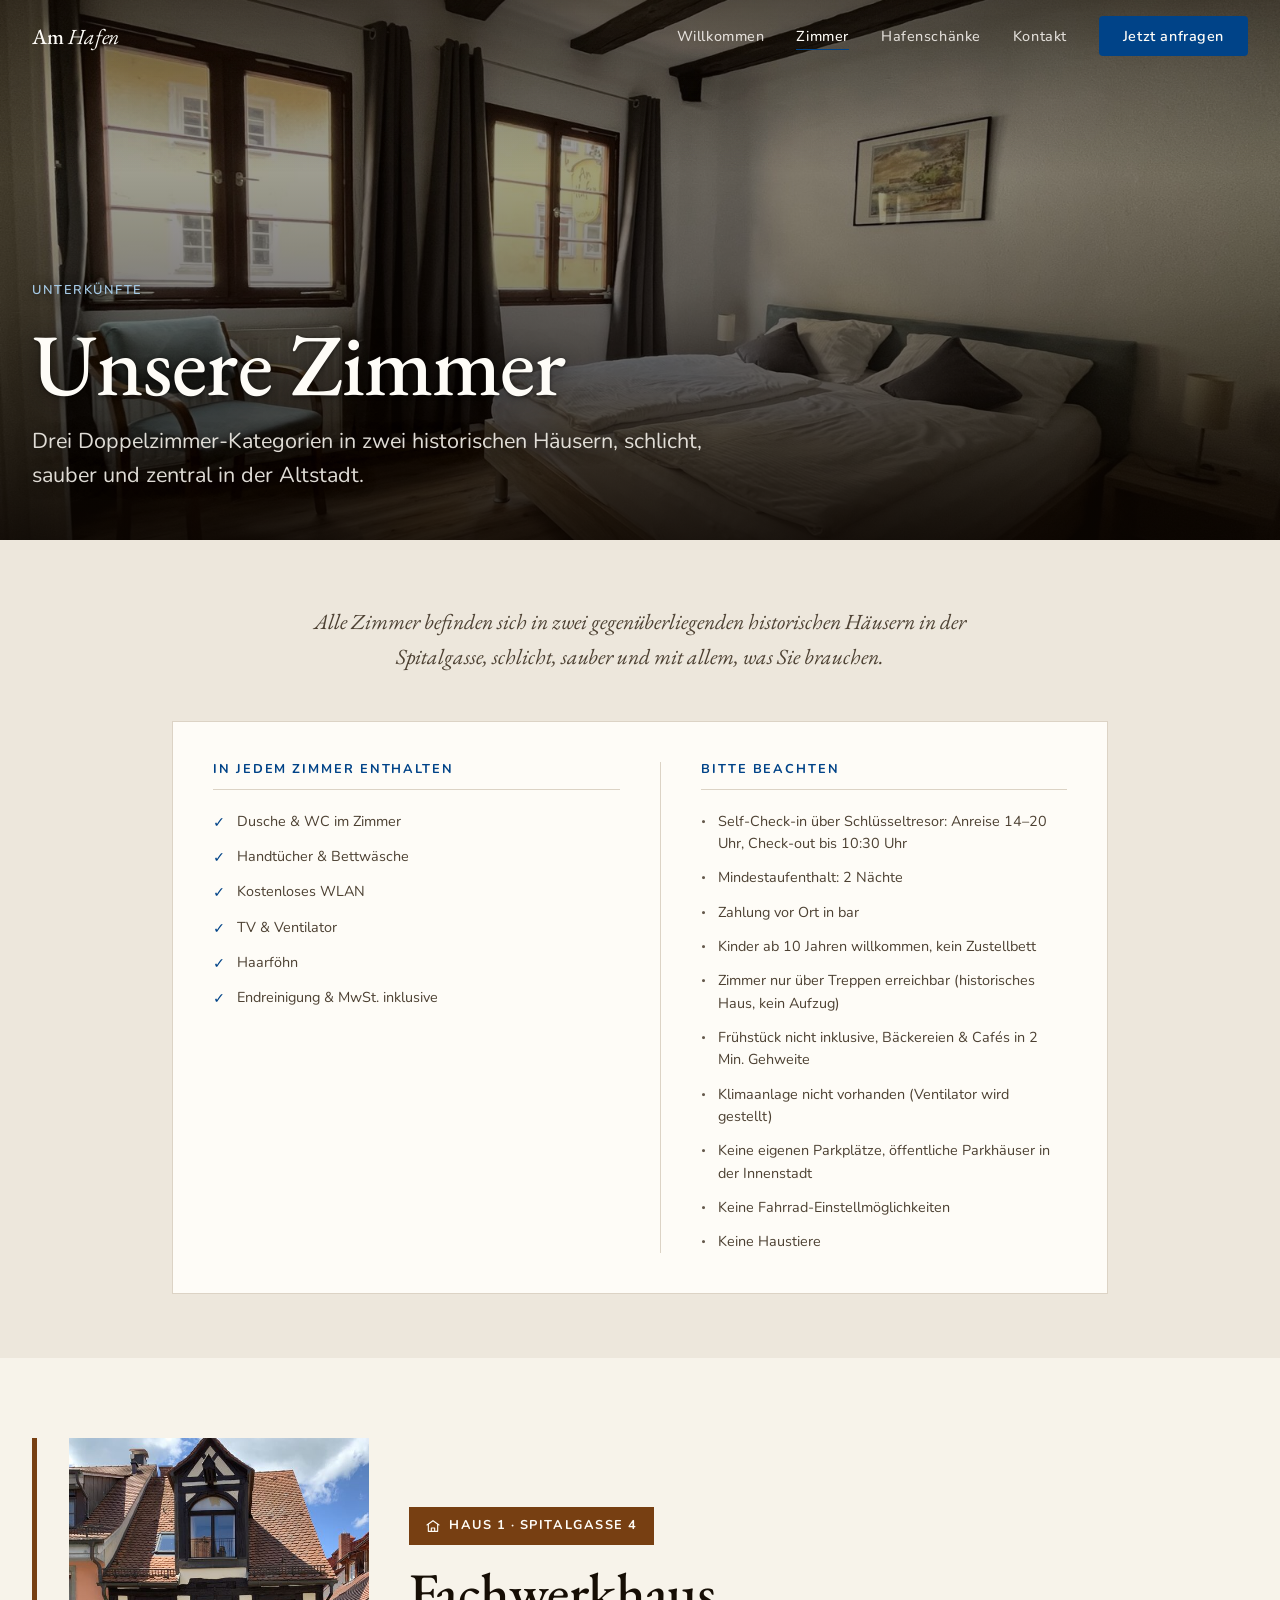
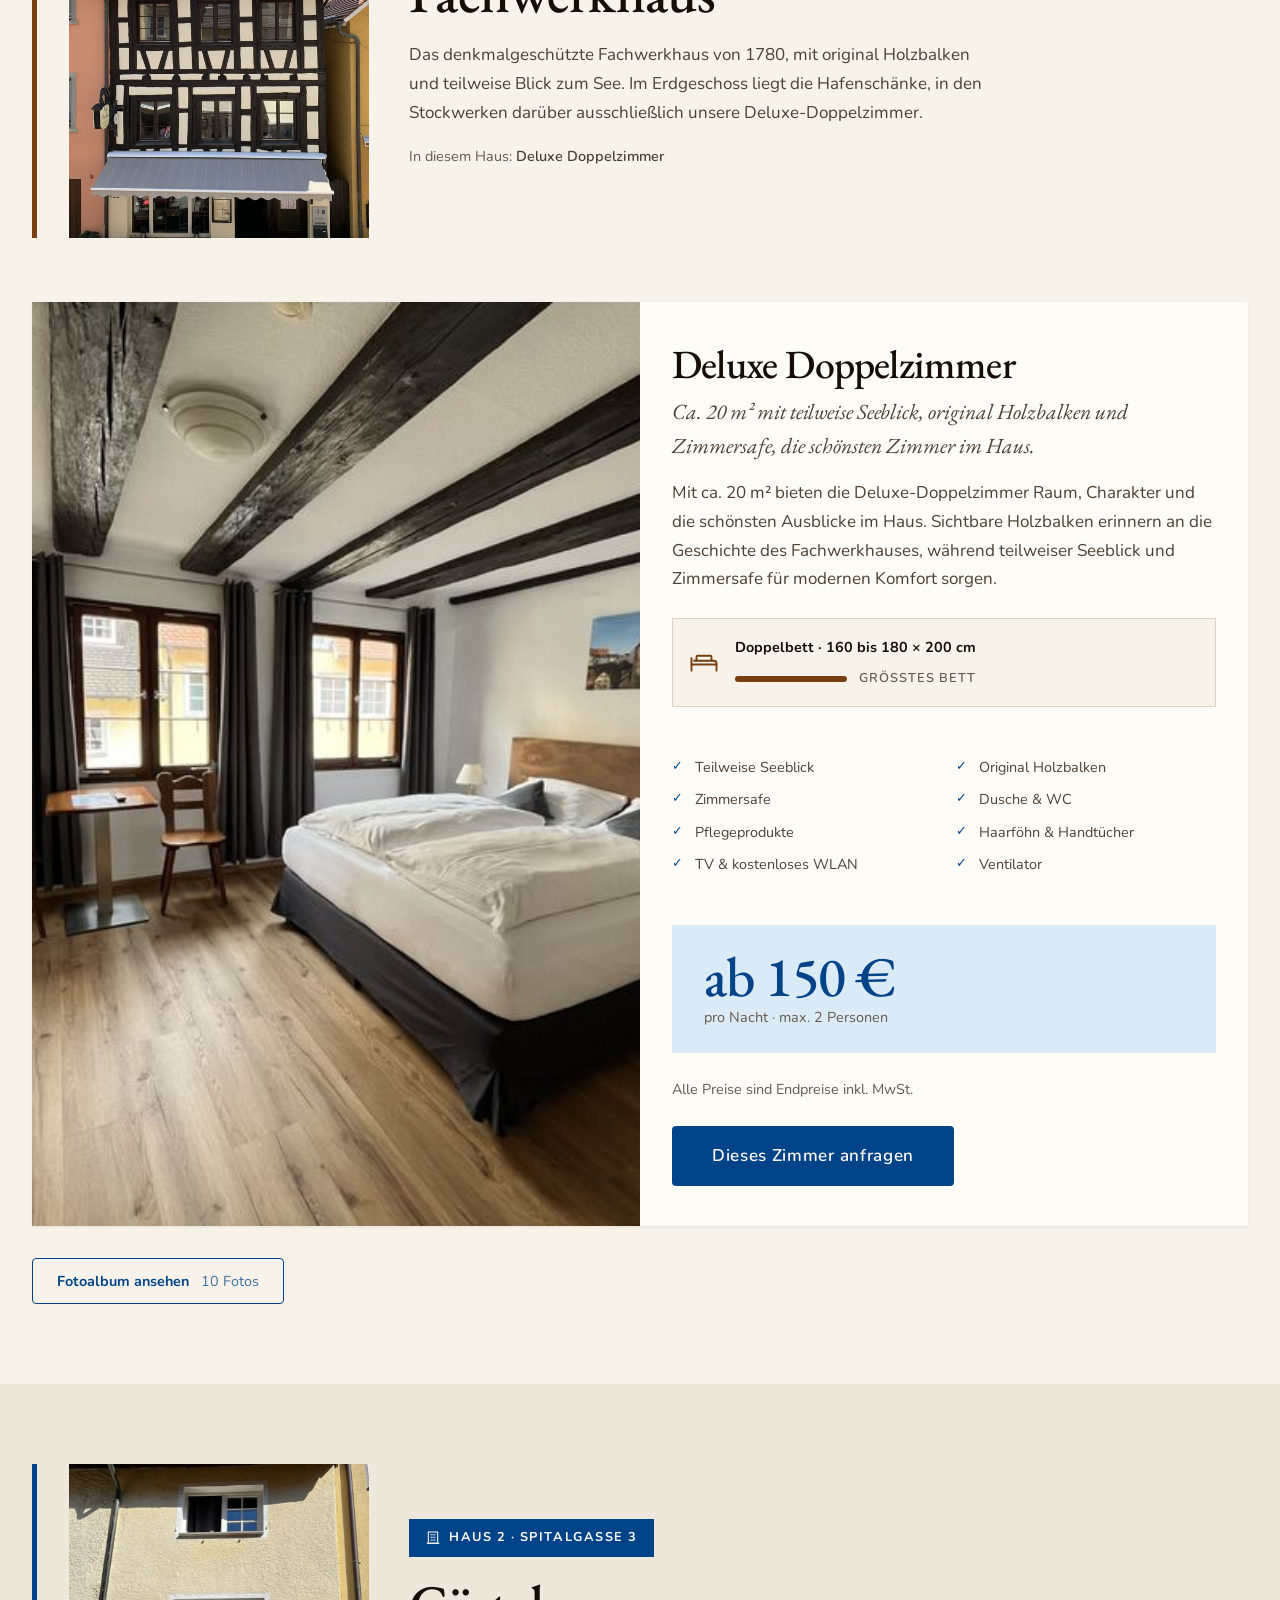
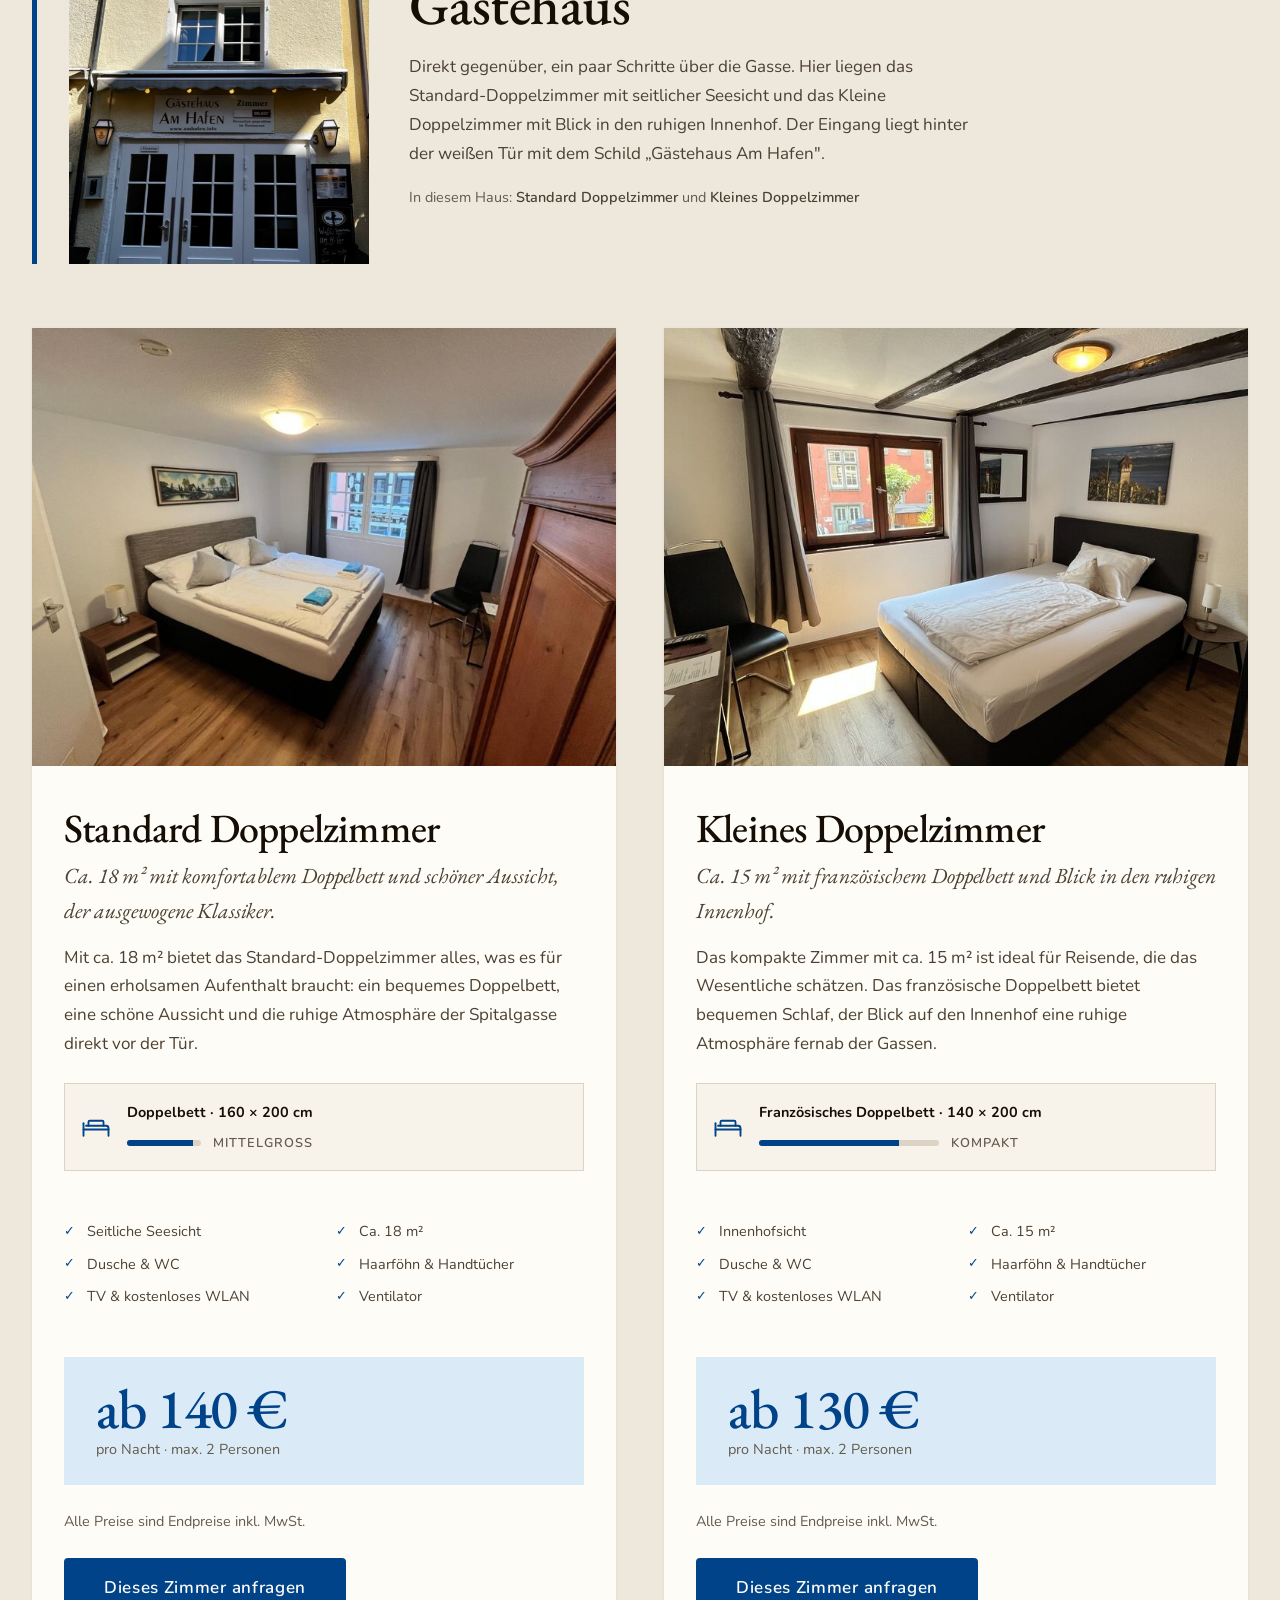
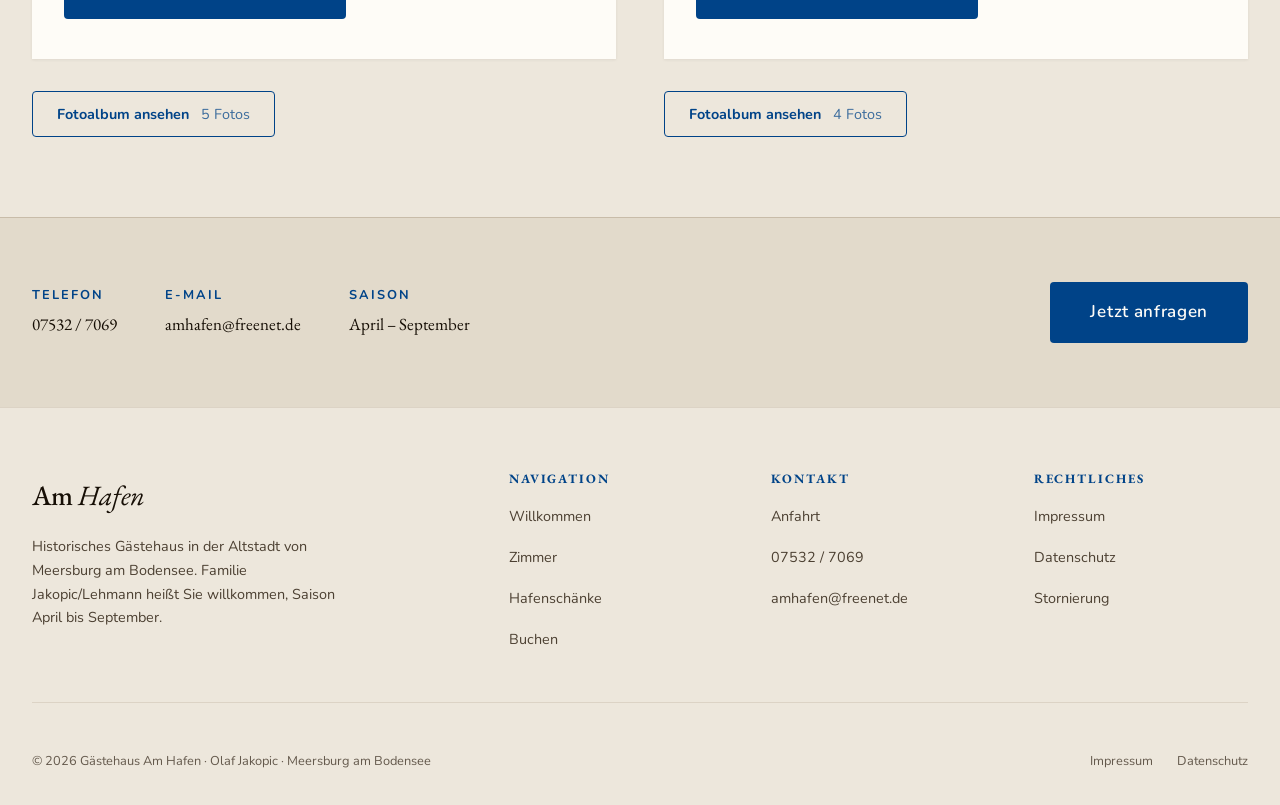
<file: zimmer.html>
<!DOCTYPE html>
<html lang="de">
<head>
  <meta charset="UTF-8">
  <meta name="viewport" content="width=device-width, initial-scale=1.0">
  <title>Zimmer – Gästehaus Am Hafen Meersburg</title>
  <meta name="description" content="Drei Doppelzimmer-Kategorien im Gästehaus Am Hafen: Deluxe im Fachwerkhaus, Standard und Kleines Doppelzimmer im Gästehaus gegenüber, in der Altstadt von Meersburg.">
  <link rel="stylesheet" href="css/style.css">
</head>
<body>

<!-- ── Navigation ──────────────────────────────────────────── -->
<nav class="nav" aria-label="Hauptnavigation">
  <div class="nav__inner">
    <a href="index.html" class="nav__logo">Am <span>Hafen</span></a>
    <div class="nav__links" role="list">
      <a href="index.html" class="nav__link" role="listitem">Willkommen</a>
      <a href="zimmer.html" class="nav__link nav__link--active" role="listitem">Zimmer</a>
      <a href="hafenschaenke.html" class="nav__link" role="listitem">Hafenschänke</a>
      <a href="kontakt.html" class="nav__link" role="listitem">Kontakt</a>
      <a href="buchen.html" class="nav__cta nav__link" role="listitem">Jetzt anfragen</a>
    </div>
    <button class="nav__hamburger" aria-label="Menü öffnen" aria-expanded="false" aria-controls="mobile-nav">
      <span></span><span></span><span></span>
    </button>
  </div>
</nav>

<nav class="nav__mobile" id="mobile-nav" aria-label="Mobile Navigation">
  <a href="index.html" class="nav__link">Willkommen</a>
  <a href="zimmer.html" class="nav__link">Zimmer</a>
  <a href="hafenschaenke.html" class="nav__link">Hafenschänke</a>
  <a href="kontakt.html" class="nav__link">Kontakt</a>
  <a href="buchen.html" class="nav__cta">Jetzt anfragen</a>
</nav>

<!-- ── Page Header ─────────────────────────────────────────── -->
<header class="page-header">
  <div class="page-header__bg">
    <img width="2000" height="1500" src="images/img-7278.jpeg" srcset="images/img-7278-768.jpeg 768w, images/img-7278-1200.jpeg 1200w, images/img-7278.jpeg 1600w" sizes="100vw" alt="Blick in ein Zimmer im Fachwerkhaus Am Hafen" loading="eager">
    <div class="page-header__content">
      <p class="eyebrow">Unterkünfte</p>
      <h1>Unsere Zimmer</h1>
      <p class="page-header__sub">Drei Doppelzimmer-Kategorien in zwei historischen Häusern, schlicht, sauber und zentral in der Altstadt.</p>
    </div>
  </div>
</header>

<!-- ── Intro ───────────────────────────────────────────────── -->
<section class="section--sm" style="background: var(--bg-surface);">
  <div class="container" style="max-width: 1000px;">
    <p class="lead reveal" style="text-align: center; margin: 0 auto var(--s12); max-width: 70ch;">
      Alle Zimmer befinden sich in zwei gegenüberliegenden historischen Häusern in der Spitalgasse, schlicht, sauber und mit allem, was Sie brauchen.
    </p>
    <div class="zimmer-inkl reveal reveal-delay-1">
      <div class="zimmer-inkl__col">
        <h2 class="zimmer-inkl__heading">In jedem Zimmer enthalten</h2>
        <ul class="zimmer-inkl__list">
          <li>Dusche &amp; WC im Zimmer</li>
          <li>Handtücher &amp; Bettwäsche</li>
          <li>Kostenloses WLAN</li>
          <li>TV &amp; Ventilator</li>
          <li>Haarföhn</li>
          <li>Endreinigung &amp; MwSt. inklusive</li>
        </ul>
      </div>
      <div class="zimmer-inkl__col">
        <h2 class="zimmer-inkl__heading">Bitte beachten</h2>
        <ul class="zimmer-inkl__list zimmer-inkl__list--muted">
          <li>Self-Check-in über Schlüsseltresor: Anreise 14–20 Uhr, Check-out bis 10:30 Uhr</li>
          <li>Mindestaufenthalt: 2 Nächte</li>
          <li>Zahlung vor Ort in bar</li>
          <li>Kinder ab 10 Jahren willkommen, kein Zustellbett</li>
          <li>Zimmer nur über Treppen erreichbar (historisches Haus, kein Aufzug)</li>
          <li>Frühstück nicht inklusive, Bäckereien &amp; Cafés in 2 Min. Gehweite</li>
          <li>Klimaanlage nicht vorhanden (Ventilator wird gestellt)</li>
          <li>Keine eigenen Parkplätze, öffentliche Parkhäuser in der Innenstadt</li>
          <li>Keine Fahrrad-Einstellmöglichkeiten</li>
          <li>Keine Haustiere</li>
        </ul>
      </div>
    </div>
  </div>
</section>

<!-- ── Haus 1: Fachwerkhaus (Deluxe) ──────────────────────── -->
<section class="haus haus--fachwerk" aria-labelledby="haus1-heading">
  <div class="container">
    <div class="haus__head reveal">
      <figure class="haus__photo" data-lightbox="images/haus-fachwerk-aussen.jpg" data-alt="Das denkmalgeschützte Fachwerkhaus in der Spitalgasse 4">
        <img width="1172" height="1600" src="images/haus-fachwerk-aussen.jpg" srcset="images/haus-fachwerk-aussen-768.jpg 563w, images/haus-fachwerk-aussen-1200.jpg 879w, images/haus-fachwerk-aussen.jpg 1172w" sizes="(max-width: 900px) 100vw, 300px" alt="Außenansicht des Fachwerkhauses Am Hafen, Spitalgasse 4 in Meersburg" loading="lazy">
      </figure>
      <div>
        <p class="haus__badge">
          <svg width="16" height="16" viewBox="0 0 24 24" fill="none" stroke="currentColor" stroke-width="1.7" stroke-linecap="round" stroke-linejoin="round" aria-hidden="true"><path d="M3 10.5 12 4l9 6.5"></path><path d="M5 9.5V20h14V9.5"></path><path d="M9.5 20v-5h5v5"></path></svg>
          Haus 1 · Spitalgasse 4
        </p>
        <h2 id="haus1-heading" class="haus__title">Fachwerkhaus</h2>
        <p class="haus__text">Das denkmalgeschützte Fachwerkhaus von 1780, mit original Holzbalken und teilweise Blick zum See. Im Erdgeschoss liegt die Hafenschänke, in den Stockwerken darüber ausschließlich unsere Deluxe-Doppelzimmer.</p>
        <p class="haus__rooms-in">In diesem Haus: <strong>Deluxe Doppelzimmer</strong></p>
      </div>
    </div>

    <div class="haus__rooms">
      <article class="zimmer" id="deluxe" aria-labelledby="room1-heading">
        <div class="zimmer-card zimmer-card--wide reveal">
          <div class="zimmer-card__img" data-gallery="deluxe" data-src="images/deluxe-03.jpg" data-alt="Deluxe Doppelzimmer, Zimmeransicht" tabindex="0" role="button" aria-label="Fotoalbum öffnen">
            <img width="1600" height="1200" src="images/deluxe-03.jpg" srcset="images/deluxe-03-768.jpg 768w, images/deluxe-03-1200.jpg 1200w, images/deluxe-03.jpg 1600w" sizes="(max-width: 900px) 100vw, 50vw" alt="Deluxe Doppelzimmer im Fachwerkhaus mit original Holzbalken" loading="lazy">
          </div>
          <div class="zimmer-card__body">
            <h3 id="room1-heading">Deluxe Doppelzimmer</h3>
            <p class="lead">Ca. 20 m² mit teilweise Seeblick, original Holzbalken und Zimmersafe, die schönsten Zimmer im Haus.</p>
            <p>Mit ca. 20 m² bieten die Deluxe-Doppelzimmer Raum, Charakter und die schönsten Ausblicke im Haus. Sichtbare Holzbalken erinnern an die Geschichte des Fachwerkhauses, während teilweiser Seeblick und Zimmersafe für modernen Komfort sorgen.</p>

            <div class="bed-note">
              <svg width="30" height="30" viewBox="0 0 24 24" fill="none" stroke="currentColor" stroke-width="1.5" stroke-linecap="round" stroke-linejoin="round" aria-hidden="true"><path d="M2 9v10"></path><path d="M22 19v-6a2 2 0 0 0-2-2H4"></path><path d="M2 14h20"></path><path d="M6 11V8a1 1 0 0 1 1-1h10a1 1 0 0 1 1 1v3"></path></svg>
              <div>
                <div class="bed-note__size">Doppelbett · 160 bis 180 × 200 cm</div>
                <div class="bed-note__scale">
                  <div class="bed-note__bar"><div class="bed-note__fill" style="width: 100%;"></div></div>
                  <span class="bed-note__label">Größtes Bett</span>
                </div>
              </div>
            </div>

            <div class="amenities" aria-label="Ausstattung">
              <div class="amenity">Teilweise Seeblick</div>
              <div class="amenity">Original Holzbalken</div>
              <div class="amenity">Zimmersafe</div>
              <div class="amenity">Dusche &amp; WC</div>
              <div class="amenity">Pflegeprodukte</div>
              <div class="amenity">Haarföhn &amp; Handtücher</div>
              <div class="amenity">TV &amp; kostenloses WLAN</div>
              <div class="amenity">Ventilator</div>
            </div>

            <div class="zimmer-card__foot">
              <div class="price-box" role="group" aria-label="Preis">
                <div>
                  <div class="price-box__amount">ab 150 €</div>
                  <div class="price-box__from">pro Nacht · max. 2 Personen</div>
                </div>
              </div>
              <p style="font-size: var(--text-sm); color: var(--text-soft); margin-bottom: var(--s6);">Alle Preise sind Endpreise inkl. MwSt.</p>
              <a href="buchen.html?zimmer=deluxe" class="btn btn--primary btn--lg">Dieses Zimmer anfragen</a>
            </div>
          </div>
        </div>

        <div class="room-album reveal">
          <button class="room-album__toggle" type="button" aria-expanded="false" aria-controls="album-deluxe">
            <span>Fotoalbum ansehen</span><span class="room-album__count">10 Fotos</span>
          </button>
          <div class="room-album__grid" id="album-deluxe" hidden>
            <button class="room-album__item" type="button" data-gallery="deluxe" data-src="images/deluxe-11.jpg" data-alt="Deluxe Doppelzimmer, Zimmeransicht" aria-label="Foto vergrößern"><img src="images/deluxe-11-768.jpg" alt="Deluxe Doppelzimmer, Zimmeransicht" loading="lazy"></button>
            <button class="room-album__item" type="button" data-gallery="deluxe" data-src="images/deluxe-02.jpg" data-alt="Deluxe Doppelzimmer, Badezimmer" aria-label="Foto vergrößern"><img src="images/deluxe-02-768.jpg" alt="Deluxe Doppelzimmer, Badezimmer" loading="lazy"></button>
            <button class="room-album__item" type="button" data-gallery="deluxe" data-src="images/deluxe-03.jpg" data-alt="Deluxe Doppelzimmer, Zimmeransicht" aria-label="Foto vergrößern"><img src="images/deluxe-03-768.jpg" alt="Deluxe Doppelzimmer, Zimmeransicht" loading="lazy"></button>
            <button class="room-album__item" type="button" data-gallery="deluxe" data-src="images/deluxe-04.jpg" data-alt="Deluxe Doppelzimmer, Badezimmer" aria-label="Foto vergrößern"><img src="images/deluxe-04-768.jpg" alt="Deluxe Doppelzimmer, Badezimmer" loading="lazy"></button>
            <button class="room-album__item" type="button" data-gallery="deluxe" data-src="images/deluxe-05.jpg" data-alt="Deluxe Doppelzimmer, Zimmeransicht" aria-label="Foto vergrößern"><img src="images/deluxe-05-768.jpg" alt="Deluxe Doppelzimmer, Zimmeransicht" loading="lazy"></button>
            <button class="room-album__item" type="button" data-gallery="deluxe" data-src="images/deluxe-06.jpg" data-alt="Deluxe Doppelzimmer, Badezimmer" aria-label="Foto vergrößern"><img src="images/deluxe-06-768.jpg" alt="Deluxe Doppelzimmer, Badezimmer" loading="lazy"></button>
            <button class="room-album__item" type="button" data-gallery="deluxe" data-src="images/deluxe-07.jpg" data-alt="Deluxe Doppelzimmer, Zimmeransicht" aria-label="Foto vergrößern"><img src="images/deluxe-07-768.jpg" alt="Deluxe Doppelzimmer, Zimmeransicht" loading="lazy"></button>
            <button class="room-album__item" type="button" data-gallery="deluxe" data-src="images/deluxe-08.jpg" data-alt="Deluxe Doppelzimmer, Badezimmer" aria-label="Foto vergrößern"><img src="images/deluxe-08-768.jpg" alt="Deluxe Doppelzimmer, Badezimmer" loading="lazy"></button>
            <button class="room-album__item" type="button" data-gallery="deluxe" data-src="images/deluxe-09.jpg" data-alt="Deluxe Doppelzimmer, Zimmeransicht" aria-label="Foto vergrößern"><img src="images/deluxe-09-768.jpg" alt="Deluxe Doppelzimmer, Zimmeransicht" loading="lazy"></button>
            <button class="room-album__item" type="button" data-gallery="deluxe" data-src="images/deluxe-10.jpg" data-alt="Deluxe Doppelzimmer, Badezimmer" aria-label="Foto vergrößern"><img src="images/deluxe-10-768.jpg" alt="Deluxe Doppelzimmer, Badezimmer" loading="lazy"></button>
          </div>
        </div>
      </article>
    </div>
  </div>
</section>

<!-- ── Haus 2: Gästehaus (Standard + Kleines) ─────────────── -->
<section class="haus haus--gaestehaus" aria-labelledby="haus2-heading">
  <div class="container">
    <div class="haus__head reveal">
      <figure class="haus__photo" data-lightbox="images/haus-gaestehaus.jpg" data-alt="Eingang des Gästehauses Am Hafen in der Spitalgasse 3">
        <img width="1017" height="1600" src="images/haus-gaestehaus.jpg" srcset="images/haus-gaestehaus-768.jpg 488w, images/haus-gaestehaus-1200.jpg 762w, images/haus-gaestehaus.jpg 1017w" sizes="(max-width: 900px) 100vw, 300px" alt="Eingang des Gästehauses Am Hafen mit Schild, Spitalgasse 3 in Meersburg" loading="lazy">
      </figure>
      <div>
        <p class="haus__badge">
          <svg width="16" height="16" viewBox="0 0 24 24" fill="none" stroke="currentColor" stroke-width="1.6" stroke-linecap="round" stroke-linejoin="round" aria-hidden="true"><rect x="5" y="3" width="14" height="17"></rect><path d="M9 7h2M13 7h2M9 11h2M13 11h2M9 15h2M13 15h2M3 20h18"></path></svg>
          Haus 2 · Spitalgasse 3
        </p>
        <h2 id="haus2-heading" class="haus__title">Gästehaus</h2>
        <p class="haus__text">Direkt gegenüber, ein paar Schritte über die Gasse. Hier liegen das Standard-Doppelzimmer mit seitlicher Seesicht und das Kleine Doppelzimmer mit Blick in den ruhigen Innenhof. Der Eingang liegt hinter der weißen Tür mit dem Schild „Gästehaus Am Hafen".</p>
        <p class="haus__rooms-in">In diesem Haus: <strong>Standard Doppelzimmer</strong> und <strong>Kleines Doppelzimmer</strong></p>
      </div>
    </div>

    <div class="haus__rooms haus__rooms--two">
      <article class="zimmer" id="standard" aria-labelledby="room2-heading">
        <div class="zimmer-card reveal">
          <div class="zimmer-card__img" data-gallery="standard" data-src="images/standard-06.jpg" data-alt="Standard Doppelzimmer, Zimmeransicht" tabindex="0" role="button" aria-label="Fotoalbum öffnen">
            <img width="1024" height="768" src="images/standard-06.jpg" srcset="images/standard-06-768.jpg 768w, images/standard-06.jpg 1024w" sizes="(max-width: 900px) 100vw, 50vw" alt="Standard Doppelzimmer mit Doppelbett und Blick auf die Spitalgasse" loading="lazy">
          </div>
          <div class="zimmer-card__body">
            <h3 id="room2-heading">Standard Doppelzimmer</h3>
            <p class="lead">Ca. 18 m² mit komfortablem Doppelbett und schöner Aussicht, der ausgewogene Klassiker.</p>
            <p>Mit ca. 18 m² bietet das Standard-Doppelzimmer alles, was es für einen erholsamen Aufenthalt braucht: ein bequemes Doppelbett, eine schöne Aussicht und die ruhige Atmosphäre der Spitalgasse direkt vor der Tür.</p>

            <div class="bed-note">
              <svg width="30" height="30" viewBox="0 0 24 24" fill="none" stroke="currentColor" stroke-width="1.5" stroke-linecap="round" stroke-linejoin="round" aria-hidden="true"><path d="M2 9v10"></path><path d="M22 19v-6a2 2 0 0 0-2-2H4"></path><path d="M2 14h20"></path><path d="M6 11V8a1 1 0 0 1 1-1h10a1 1 0 0 1 1 1v3"></path></svg>
              <div>
                <div class="bed-note__size">Doppelbett · 160 × 200 cm</div>
                <div class="bed-note__scale">
                  <div class="bed-note__bar"><div class="bed-note__fill" style="width: 89%;"></div></div>
                  <span class="bed-note__label">Mittelgroß</span>
                </div>
              </div>
            </div>

            <div class="amenities" aria-label="Ausstattung">
              <div class="amenity">Seitliche Seesicht</div>
              <div class="amenity">Ca. 18 m²</div>
              <div class="amenity">Dusche &amp; WC</div>
              <div class="amenity">Haarföhn &amp; Handtücher</div>
              <div class="amenity">TV &amp; kostenloses WLAN</div>
              <div class="amenity">Ventilator</div>
            </div>

            <div class="zimmer-card__foot">
              <div class="price-box" role="group" aria-label="Preis">
                <div>
                  <div class="price-box__amount">ab 140 €</div>
                  <div class="price-box__from">pro Nacht · max. 2 Personen</div>
                </div>
              </div>
              <p style="font-size: var(--text-sm); color: var(--text-soft); margin-bottom: var(--s6);">Alle Preise sind Endpreise inkl. MwSt.</p>
              <a href="buchen.html?zimmer=standard" class="btn btn--primary btn--lg">Dieses Zimmer anfragen</a>
            </div>
          </div>
        </div>

        <div class="room-album reveal">
          <button class="room-album__toggle" type="button" aria-expanded="false" aria-controls="album-standard">
            <span>Fotoalbum ansehen</span><span class="room-album__count">5 Fotos</span>
          </button>
          <div class="room-album__grid" id="album-standard" hidden>
            <button class="room-album__item" type="button" data-gallery="standard" data-src="images/standard-06.jpg" data-alt="Standard Doppelzimmer, Zimmeransicht" aria-label="Foto vergrößern"><img src="images/standard-06-768.jpg" alt="Standard Doppelzimmer, Zimmeransicht" loading="lazy"></button>
            <button class="room-album__item" type="button" data-gallery="standard" data-src="images/standard-01.jpg" data-alt="Standard Doppelzimmer, Zimmeransicht" aria-label="Foto vergrößern"><img src="images/standard-01-768.jpg" alt="Standard Doppelzimmer, Zimmeransicht" loading="lazy"></button>
            <button class="room-album__item" type="button" data-gallery="standard" data-src="images/standard-02.jpg" data-alt="Standard Doppelzimmer, Badezimmer" aria-label="Foto vergrößern"><img src="images/standard-02-768.jpg" alt="Standard Doppelzimmer, Badezimmer" loading="lazy"></button>
            <button class="room-album__item" type="button" data-gallery="standard" data-src="images/standard-03.jpg" data-alt="Standard Doppelzimmer, Badezimmer" aria-label="Foto vergrößern"><img src="images/standard-03-768.jpg" alt="Standard Doppelzimmer, Badezimmer" loading="lazy"></button>
            <button class="room-album__item" type="button" data-gallery="standard" data-src="images/standard-05.jpg" data-alt="Standard Doppelzimmer, Badezimmer" aria-label="Foto vergrößern"><img src="images/standard-05-768.jpg" alt="Standard Doppelzimmer, Badezimmer" loading="lazy"></button>
          </div>
        </div>
      </article>

      <article class="zimmer" id="klein" aria-labelledby="room3-heading">
        <div class="zimmer-card reveal reveal-delay-1">
          <div class="zimmer-card__img" data-gallery="klein" data-src="images/klein-01.jpg" data-alt="Kleines Doppelzimmer, Zimmeransicht" tabindex="0" role="button" aria-label="Fotoalbum öffnen">
            <img width="1600" height="1600" src="images/klein-01.jpg" srcset="images/klein-01-768.jpg 768w, images/klein-01-1200.jpg 1200w, images/klein-01.jpg 1600w" sizes="(max-width: 900px) 100vw, 50vw" alt="Kleines Doppelzimmer mit Innenhofsicht" loading="lazy">
          </div>
          <div class="zimmer-card__body">
            <h3 id="room3-heading">Kleines Doppelzimmer</h3>
            <p class="lead">Ca. 15 m² mit französischem Doppelbett und Blick in den ruhigen Innenhof.</p>
            <p>Das kompakte Zimmer mit ca. 15 m² ist ideal für Reisende, die das Wesentliche schätzen. Das französische Doppelbett bietet bequemen Schlaf, der Blick auf den Innenhof eine ruhige Atmosphäre fernab der Gassen.</p>

            <div class="bed-note">
              <svg width="30" height="30" viewBox="0 0 24 24" fill="none" stroke="currentColor" stroke-width="1.5" stroke-linecap="round" stroke-linejoin="round" aria-hidden="true"><path d="M2 9v10"></path><path d="M22 19v-6a2 2 0 0 0-2-2H4"></path><path d="M2 14h20"></path><path d="M6 11V8a1 1 0 0 1 1-1h10a1 1 0 0 1 1 1v3"></path></svg>
              <div>
                <div class="bed-note__size">Französisches Doppelbett · 140 × 200 cm</div>
                <div class="bed-note__scale">
                  <div class="bed-note__bar"><div class="bed-note__fill" style="width: 78%;"></div></div>
                  <span class="bed-note__label">Kompakt</span>
                </div>
              </div>
            </div>

            <div class="amenities" aria-label="Ausstattung">
              <div class="amenity">Innenhofsicht</div>
              <div class="amenity">Ca. 15 m²</div>
              <div class="amenity">Dusche &amp; WC</div>
              <div class="amenity">Haarföhn &amp; Handtücher</div>
              <div class="amenity">TV &amp; kostenloses WLAN</div>
              <div class="amenity">Ventilator</div>
            </div>

            <div class="zimmer-card__foot">
              <div class="price-box" role="group" aria-label="Preis">
                <div>
                  <div class="price-box__amount">ab 130 €</div>
                  <div class="price-box__from">pro Nacht · max. 2 Personen</div>
                </div>
              </div>
              <p style="font-size: var(--text-sm); color: var(--text-soft); margin-bottom: var(--s6);">Alle Preise sind Endpreise inkl. MwSt.</p>
              <a href="buchen.html?zimmer=klein" class="btn btn--primary btn--lg">Dieses Zimmer anfragen</a>
            </div>
          </div>
        </div>

        <div class="room-album reveal">
          <button class="room-album__toggle" type="button" aria-expanded="false" aria-controls="album-klein">
            <span>Fotoalbum ansehen</span><span class="room-album__count">4 Fotos</span>
          </button>
          <div class="room-album__grid" id="album-klein" hidden>
            <button class="room-album__item" type="button" data-gallery="klein" data-src="images/klein-01.jpg" data-alt="Kleines Doppelzimmer, Zimmeransicht" aria-label="Foto vergrößern"><img src="images/klein-01-768.jpg" alt="Kleines Doppelzimmer, Zimmeransicht" loading="lazy"></button>
            <button class="room-album__item" type="button" data-gallery="klein" data-src="images/klein-02.jpg" data-alt="Kleines Doppelzimmer, Badezimmer" aria-label="Foto vergrößern"><img src="images/klein-02-768.jpg" alt="Kleines Doppelzimmer, Badezimmer" loading="lazy"></button>
            <button class="room-album__item" type="button" data-gallery="klein" data-src="images/klein-03.jpg" data-alt="Kleines Doppelzimmer, Zimmeransicht" aria-label="Foto vergrößern"><img src="images/klein-03-768.jpg" alt="Kleines Doppelzimmer, Zimmeransicht" loading="lazy"></button>
            <button class="room-album__item" type="button" data-gallery="klein" data-src="images/klein-04.jpg" data-alt="Kleines Doppelzimmer, Badezimmer" aria-label="Foto vergrößern"><img src="images/klein-04-768.jpg" alt="Kleines Doppelzimmer, Badezimmer" loading="lazy"></button>
          </div>
        </div>
      </article>
    </div>
  </div>
</section>

<!-- ── Contact Strip ──────────────────────────────────────── -->
<div class="contact-strip">
  <div class="container">
    <div class="contact-strip__inner">
      <div class="contact-strip__info">
        <div class="contact-item">
          <span class="contact-item__label">Telefon</span>
          <span class="contact-item__value"><a href="tel:+4975327069">07532 / 7069</a></span>
        </div>
        <div class="contact-item">
          <span class="contact-item__label">E-Mail</span>
          <span class="contact-item__value"><a href="mailto:amhafen@freenet.de">amhafen@freenet.de</a></span>
        </div>
        <div class="contact-item">
          <span class="contact-item__label">Saison</span>
          <span class="contact-item__value">April – September</span>
        </div>
      </div>
      <a href="buchen.html" class="btn btn--primary btn--lg">Jetzt anfragen</a>
    </div>
  </div>
</div>

<!-- ── Footer ─────────────────────────────────────────────── -->
<footer>
  <div class="container">
    <div class="footer__grid">
      <div>
        <div class="footer__brand">Am <span>Hafen</span></div>
        <p class="footer__desc">Historisches Gästehaus in der Altstadt von Meersburg am Bodensee. Familie Jakopic/Lehmann heißt Sie willkommen, Saison April bis September.</p>
      </div>
      <div class="footer__col">
        <h2>Navigation</h2>
        <ul class="footer__links">
          <li><a href="index.html" class="footer__link">Willkommen</a></li>
          <li><a href="zimmer.html" class="footer__link">Zimmer</a></li>
          <li><a href="hafenschaenke.html" class="footer__link">Hafenschänke</a></li>
          <li><a href="buchen.html" class="footer__link">Buchen</a></li>
        </ul>
      </div>
      <div class="footer__col">
        <h2>Kontakt</h2>
        <ul class="footer__links">
          <li><a href="kontakt.html" class="footer__link">Anfahrt</a></li>
          <li><a href="tel:+4975327069" class="footer__link">07532 / 7069</a></li>
          <li><a href="mailto:amhafen@freenet.de" class="footer__link">amhafen@freenet.de</a></li>
        </ul>
      </div>
      <div class="footer__col">
        <h2>Rechtliches</h2>
        <ul class="footer__links">
          <li><a href="impressum.html" class="footer__link">Impressum</a></li>
          <li><a href="impressum.html#datenschutz" class="footer__link">Datenschutz</a></li>
          <li><a href="impressum.html#stornierung" class="footer__link">Stornierung</a></li>
        </ul>
      </div>
    </div>
    <div class="footer__bottom">
      <span class="footer__copy">© <span data-year>2026</span> Gästehaus Am Hafen · Olaf Jakopic · Meersburg am Bodensee</span>
      <div class="footer__legal">
        <a href="impressum.html">Impressum</a>
        <a href="impressum.html#datenschutz">Datenschutz</a>
      </div>
    </div>
  </div>
</footer>

<div class="lightbox" role="dialog" aria-modal="true" aria-label="Bildvorschau">
  <button class="lightbox__close" aria-label="Schließen">✕</button>
  <button class="lightbox__nav lightbox__nav--prev" aria-label="Vorheriges Foto">‹</button>
  <img class="lightbox__img" alt="" src="[data-uri]">
  <button class="lightbox__nav lightbox__nav--next" aria-label="Nächstes Foto">›</button>
  <div class="lightbox__counter" aria-hidden="true"></div>
</div>

<script src="js/main.js"></script>
</body>
</html>
</file>
<file: css/style.css>
/* ============================================================
   Gästehaus Am Hafen — Main Stylesheet
   Typography: EB Garamond (display) + Nunito (body)
   Colors: OKLCH — warm cream / Bodensee blue
   ============================================================ */

@import url('https://fonts.googleapis.com/css2?family=EB+Garamond:ital,wght@0,400;0,500;0,600;1,400;1,500&family=Nunito:wght@300;400;500;600;700&display=swap');

/* ── Reset & Box Model ────────────────────────────────────── */
*, *::before, *::after {
  box-sizing: border-box;
  margin: 0;
  padding: 0;
}

/* ── Design Tokens ────────────────────────────────────────── */
:root {
  /* Colors */
  --bg:             oklch(96.5% 0.013 85);
  --bg-surface:     oklch(93%   0.016 82);
  --bg-deep:        oklch(89%   0.022 80);
  --text:           oklch(17%   0.022 70);
  --text-mid:       oklch(38%   0.028 72);
  --text-soft:      oklch(47%   0.025 73);
  --lake:           oklch(37%   0.155 241);
  --lake-mid:       oklch(52%   0.115 241);
  --lake-pale:      oklch(82%   0.055 241);
  --lake-wash:      oklch(93%   0.025 241);
  --timber:         oklch(60%   0.100 62);
  --timber-deep:    oklch(43%   0.095 55);
  --timber-pale:    oklch(91%   0.030 75);
  --border:         oklch(87%   0.022 80);
  --border-mid:     oklch(80%   0.030 80);
  --white:          oklch(99%   0.006 85);

  /* Typography */
  --font-display: 'EB Garamond', Georgia, serif;
  --font-body:    'Nunito', system-ui, -apple-system, sans-serif;

  /* Type Scale (fluid) */
  --text-xs:   clamp(0.72rem, 0.68rem + 0.2vw,  0.8rem);
  --text-sm:   clamp(0.85rem, 0.82rem + 0.15vw, 0.9rem);
  --text-base: clamp(1rem,    0.97rem + 0.15vw,  1.0625rem);
  --text-lg:   clamp(1.15rem, 1.05rem + 0.5vw,   1.35rem);
  --text-xl:   clamp(1.35rem, 1.1rem  + 1.1vw,   1.75rem);
  --text-2xl:  clamp(1.7rem,  1.3rem  + 2vw,     2.5rem);
  --text-3xl:  clamp(2.2rem,  1.6rem  + 3vw,     3.5rem);
  --text-4xl:  clamp(3rem,    2rem    + 5vw,      5.5rem);
  --text-hero: clamp(3.5rem,  2rem    + 7.5vw,   8.5rem);

  /* Spacing (4pt scale) */
  --s1:  0.25rem;
  --s2:  0.5rem;
  --s3:  0.75rem;
  --s4:  1rem;
  --s6:  1.5rem;
  --s8:  2rem;
  --s10: 2.5rem;
  --s12: 3rem;
  --s16: 4rem;
  --s20: 5rem;
  --s24: 6rem;
  --s32: 8rem;

  /* Easing */
  --ease-out-quart: cubic-bezier(0.25, 1, 0.5, 1);
  --ease-out-expo:  cubic-bezier(0.16, 1, 0.3, 1);

  /* Layout */
  --max-content: 1380px;
  --max-prose:   70ch;
  --nav-h:       72px;
}

/* ── Base ─────────────────────────────────────────────────── */
html {
  scroll-behavior: smooth;
  -webkit-text-size-adjust: 100%;
}

body {
  font-family: var(--font-body);
  font-size: var(--text-base);
  line-height: 1.7;
  color: var(--text);
  background: var(--bg);
  -webkit-font-smoothing: antialiased;
  overflow-x: hidden;
}

img {
  display: block;
  max-width: 100%;
  height: auto;
}

a {
  color: inherit;
  text-decoration: none;
}

ul, ol {
  list-style: none;
}

button {
  cursor: pointer;
  border: none;
  background: none;
  font-family: inherit;
}

/* ── Typography ───────────────────────────────────────────── */
h1, h2, h3, h4 {
  font-family: var(--font-display);
  font-weight: 500;
  line-height: 1.15;
  letter-spacing: -0.01em;
  color: var(--text);
}

h1 { font-size: var(--text-4xl); }
h2 { font-size: var(--text-3xl); }
h3 { font-size: var(--text-2xl); }
h4 { font-size: var(--text-xl); }

h1 em, h2 em, h3 em, h4 em {
  font-style: italic;
  font-weight: inherit;
}

.display {
  font-family: var(--font-display);
  font-size: var(--text-hero);
  font-weight: 400;
  line-height: 0.92;
  letter-spacing: -0.02em;
}

.eyebrow {
  font-family: var(--font-body);
  font-size: var(--text-xs);
  font-weight: 600;
  letter-spacing: 0.12em;
  text-transform: uppercase;
  color: var(--lake);
}

.lead {
  font-family: var(--font-display);
  font-size: var(--text-lg);
  font-weight: 400;
  font-style: italic;
  line-height: 1.6;
  color: var(--text-mid);
}

/* ── Navigation ───────────────────────────────────────────── */
.nav {
  position: fixed;
  top: 0;
  left: 0;
  right: 0;
  z-index: 100;
  height: var(--nav-h);
  display: flex;
  align-items: center;
  padding: 0 var(--s8);
  transition: background 0.4s var(--ease-out-quart),
              box-shadow 0.4s var(--ease-out-quart);
}

/* Scrim behind nav on transparent (over-hero) state for legibility */
.nav::before {
  content: '';
  position: absolute;
  inset: 0;
  bottom: auto;
  height: calc(var(--nav-h) * 2.4);
  background: linear-gradient(
    to bottom,
    oklch(15% 0.02 70 / 0.55) 0%,
    oklch(15% 0.02 70 / 0.28) 45%,
    oklch(15% 0.02 70 / 0) 100%
  );
  pointer-events: none;
  opacity: 1;
  transition: opacity 0.4s var(--ease-out-quart);
  z-index: -1;
}

.nav--scrolled::before,
.nav--light::before {
  opacity: 0;
}

.nav--scrolled {
  background: var(--white);
  box-shadow: 0 1px 0 var(--border);
}

.nav__inner {
  width: 100%;
  max-width: var(--max-content);
  margin: 0 auto;
  display: flex;
  align-items: center;
  justify-content: space-between;
  gap: var(--s6);
}

.nav__logo {
  font-family: var(--font-display);
  font-size: var(--text-lg);
  font-weight: 500;
  letter-spacing: -0.01em;
  color: var(--white);
  transition: color 0.3s;
  flex-shrink: 0;
  white-space: nowrap;
}

.nav--scrolled .nav__logo,
.nav--light .nav__logo {
  color: var(--text);
}

.nav__logo span {
  font-style: italic;
  font-weight: 400;
}

.nav__links {
  display: flex;
  align-items: center;
  gap: var(--s8);
}

.nav__link {
  font-size: var(--text-sm);
  font-weight: 500;
  letter-spacing: 0.04em;
  color: oklch(98% 0.008 85 / 0.85);
  transition: color 0.2s, opacity 0.2s;
  position: relative;
}

.nav--scrolled .nav__link,
.nav--light .nav__link {
  color: var(--text-mid);
}

.nav__link::after {
  content: '';
  position: absolute;
  bottom: -2px;
  left: 0;
  width: 100%;
  height: 1px;
  background: var(--lake);
  transform: scaleX(0);
  transform-origin: left;
  transition: transform 0.25s var(--ease-out-quart);
}

.nav__link:hover::after,
.nav__link--active::after {
  transform: scaleX(1);
}

.nav__link:hover,
.nav__link--active {
  color: var(--white);
  opacity: 1;
}

.nav--scrolled .nav__link:hover,
.nav--scrolled .nav__link--active,
.nav--light .nav__link:hover,
.nav--light .nav__link--active {
  color: var(--lake);
}

.nav__cta {
  font-size: var(--text-sm);
  font-weight: 600;
  letter-spacing: 0.04em;
  padding: var(--s2) var(--s6);
  background: var(--lake);
  color: var(--white) !important;
  border-radius: 4px;
  transition: background 0.2s;
  flex-shrink: 0;
  white-space: nowrap;
}

.nav__cta:hover {
  background: var(--lake-mid) !important;
}

.nav__cta::after { display: none !important; }

.nav__hamburger {
  display: none;
  flex-direction: column;
  gap: 5px;
  padding: var(--s2);
  color: var(--white);
}

.nav--scrolled .nav__hamburger,
.nav--light .nav__hamburger {
  color: var(--text);
}

.nav__hamburger span {
  display: block;
  width: 22px;
  height: 1.5px;
  background: currentColor;
  transition: transform 0.3s, opacity 0.3s;
}

/* ── Mobile Nav ────────────────────────────────────────────── */
.nav__mobile {
  display: none;
  position: fixed;
  inset: 0;
  z-index: 99;
  background: var(--white);
  padding: calc(var(--nav-h) + var(--s8)) var(--s8) var(--s8);
  flex-direction: column;
  gap: var(--s6);
}

.nav__mobile.is-open {
  display: flex;
}

.nav__mobile .nav__link {
  color: var(--text);
  font-size: var(--text-xl);
  font-family: var(--font-display);
  font-weight: 400;
}

.nav__mobile .nav__cta {
  align-self: flex-start;
  margin-top: var(--s4);
}

/* Offenes Mobile-Menü: obere Leiste solide, damit Logo/Hamburger lesbar
   bleiben und der Über-Hero-Scrim nicht in das weiße Menü durchscheint */
body:has(.nav__mobile.is-open) .nav {
  background: var(--white);
  box-shadow: 0 1px 0 var(--border);
}
body:has(.nav__mobile.is-open) .nav::before { opacity: 0; }
body:has(.nav__mobile.is-open) .nav__logo,
body:has(.nav__mobile.is-open) .nav__hamburger { color: var(--text); }

/* ── Buttons ──────────────────────────────────────────────── */
.btn {
  display: inline-flex;
  align-items: center;
  gap: var(--s3);
  font-family: var(--font-body);
  font-size: var(--text-sm);
  font-weight: 600;
  letter-spacing: 0.04em;
  padding: var(--s3) var(--s8);
  border-radius: 4px;
  transition: background 0.2s, transform 0.15s;
  text-decoration: none;
}

.btn:active { transform: translateY(1px); }

.btn--primary {
  background: var(--lake);
  color: var(--white);
}

.btn--primary:hover { background: var(--lake-mid); }

.btn--ghost {
  background: transparent;
  color: var(--lake);
  box-shadow: inset 0 0 0 1.5px var(--lake);
}

.btn--ghost:hover {
  background: var(--lake-wash);
}

.btn--ghost-light {
  background: transparent;
  color: var(--white);
  box-shadow: inset 0 0 0 1.5px oklch(98% 0.006 85 / 0.5);
}

.btn--ghost-light:hover {
  background: oklch(98% 0.006 85 / 0.1);
}

.btn--lg {
  font-size: var(--text-base);
  padding: var(--s4) var(--s10);
}

/* ── Layout Utilities ─────────────────────────────────────── */
.container {
  width: 100%;
  max-width: var(--max-content);
  margin: 0 auto;
  padding: 0 var(--s8);
}

.section {
  padding: var(--s24) 0;
}

.section--sm { padding: var(--s16) 0; }
.section--lg { padding: clamp(5rem, 10vw, 9rem) 0; }

/* ── Hero ─────────────────────────────────────────────────── */
.hero {
  position: relative;
  min-height: 100svh;
  display: flex;
  align-items: flex-end;
  overflow: hidden;
}

.hero__bg {
  position: absolute;
  inset: 0;
  z-index: 0;
}

.hero__bg img {
  width: 100%;
  height: 100%;
  object-fit: cover;
  object-position: center 30%;
}

.hero__bg::after {
  content: '';
  position: absolute;
  inset: 0;
  background: linear-gradient(
    to top,
    oklch(12% 0.02 70 / 0.94) 0%,
    oklch(12% 0.02 70 / 0.55) 45%,
    oklch(12% 0.02 70 / 0.2) 100%
  );
}

.hero__title,
.hero__sub {
  text-shadow: 0 1px 14px oklch(12% 0.02 70 / 0.45);
}

.hero__content {
  position: relative;
  z-index: 1;
  width: 100%;
  padding: var(--s32) var(--s8) var(--s20);
  max-width: var(--max-content);
  margin: 0 auto;
}

.hero__eyebrow {
  color: var(--lake-pale);
  margin-bottom: var(--s6);
}

.hero__title {
  font-family: var(--font-display);
  font-size: var(--text-hero);
  font-weight: 400;
  font-style: normal;
  line-height: 0.95;
  letter-spacing: -0.02em;
  color: var(--white);
  margin-bottom: var(--s6);
  max-width: 14ch;
}

.hero__title em {
  font-style: italic;
  font-weight: 400;
}

.hero__sub {
  font-size: var(--text-base);
  color: oklch(94% 0.01 85 / 0.85);
  max-width: 46ch;
  line-height: 1.6;
  margin-bottom: var(--s10);
}

.hero__actions {
  display: flex;
  gap: var(--s4);
  flex-wrap: wrap;
}

/* ── Zimmer Inklusiv-Liste ───────────────────────────────── */
.zimmer-inkl {
  display: grid;
  grid-template-columns: 1fr 1fr;
  gap: var(--s10);
  background: var(--white);
  border: 1px solid var(--border);
  padding: var(--s10);
}

.zimmer-inkl__col + .zimmer-inkl__col {
  border-left: 1px solid var(--border);
  padding-left: var(--s10);
}

.zimmer-inkl__heading {
  font-family: var(--font-body);
  font-size: var(--text-xs);
  font-weight: 700;
  letter-spacing: 0.15em;
  text-transform: uppercase;
  color: var(--lake);
  margin-bottom: var(--s5, 1.25rem);
  padding-bottom: var(--s3);
  border-bottom: 1px solid var(--border);
}

.zimmer-inkl__list {
  display: flex;
  flex-direction: column;
  gap: var(--s3);
}

.zimmer-inkl__list li {
  font-size: var(--text-sm);
  color: var(--text-mid);
  display: flex;
  gap: var(--s3);
  align-items: flex-start;
  line-height: 1.55;
}

.zimmer-inkl__list li::before {
  content: '✓';
  color: var(--lake);
  font-weight: 700;
  flex-shrink: 0;
  margin-top: 1px;
}

.zimmer-inkl__list--muted li::before {
  content: '·';
  color: var(--text-soft);
  font-size: 1.4em;
  line-height: 1;
}

@media (max-width: 720px) {
  .zimmer-inkl {
    grid-template-columns: 1fr;
    gap: var(--s8);
    padding: var(--s8);
  }
  .zimmer-inkl__col + .zimmer-inkl__col {
    border-left: none;
    border-top: 1px solid var(--border);
    padding-left: 0;
    padding-top: var(--s8);
  }
}

/* ── Highlights Band ─────────────────────────────────────── */
.highlights {
  background: var(--white);
  padding: var(--s12) 0;
  border-top: 1px solid var(--border);
  border-bottom: 1px solid var(--border);
}

.highlights__grid {
  display: grid;
  grid-template-columns: repeat(3, 1fr);
  gap: 1px;
  background: var(--border);
}

.highlight {
  padding: var(--s8) var(--s10);
  background: var(--white);
  display: flex;
  align-items: flex-start;
  gap: var(--s6);
}

.highlight__icon {
  font-size: 1.5rem;
  flex-shrink: 0;
  margin-top: 2px;
}

.highlight__label {
  font-size: var(--text-xs);
  font-weight: 600;
  letter-spacing: 0.15em;
  text-transform: uppercase;
  color: var(--lake);
  margin-bottom: var(--s2);
}

.highlight__text {
  font-family: var(--font-display);
  font-size: var(--text-lg);
  color: var(--text);
  font-weight: 400;
  line-height: 1.3;
}

.highlight__sub {
  font-size: var(--text-sm);
  color: var(--text-mid);
  margin-top: var(--s1);
  line-height: 1.4;
}

/* ── Intro / Willkommen ──────────────────────────────────── */
.intro {
  padding: var(--s24) 0;
}

.intro__grid {
  display: grid;
  grid-template-columns: 1fr 1fr;
  gap: var(--s16);
  align-items: center;
}

.intro__image {
  position: relative;
  aspect-ratio: 3/4;
}

.intro__image-clip {
  width: 100%;
  height: 100%;
  overflow: hidden;
}

.intro__image-clip img {
  width: 100%;
  height: 100%;
  object-fit: cover;
  transition: transform 0.8s var(--ease-out-quart);
}

.intro__image:hover .intro__image-clip img {
  transform: scale(1.02);
}

.intro__badge {
  position: absolute;
  bottom: var(--s6);
  right: calc(-1 * var(--s12));
  background: var(--white);
  padding: var(--s6) var(--s8);
  box-shadow: 0 4px 32px oklch(12% 0.02 70 / 0.12);
  text-align: center;
  z-index: 2;
}

.intro__badge-year {
  font-family: var(--font-display);
  font-size: clamp(2.5rem, 5vw, 4rem);
  font-weight: 500;
  line-height: 1;
  letter-spacing: -0.02em;
  color: var(--lake);
}

.intro__badge-label {
  font-size: var(--text-xs);
  font-weight: 600;
  letter-spacing: 0.12em;
  text-transform: uppercase;
  color: var(--text-soft);
  margin-top: var(--s1);
}

.intro__text {
  padding-left: var(--s4);
}

.intro__text .eyebrow {
  margin-bottom: var(--s4);
}

.intro__text h2 {
  margin-bottom: var(--s6);
}

.intro__text .lead {
  margin-bottom: var(--s8);
}

.intro__text p {
  color: var(--text-mid);
  max-width: var(--max-prose);
  margin-bottom: var(--s4);
}

/* ── Room Preview ─────────────────────────────────────────── */
.rooms-preview {
  background: var(--bg);
  padding: var(--s24) 0;
}

.section-header {
  display: flex;
  align-items: flex-end;
  justify-content: space-between;
  gap: var(--s8);
  margin-bottom: var(--s12);
  flex-wrap: wrap;
}

.section-header__left .eyebrow {
  margin-bottom: var(--s4);
}

.rooms-grid {
  display: grid;
  grid-template-columns: repeat(3, 1fr);
  gap: var(--s6);
}

.room-card {
  display: flex;
  flex-direction: column;
  background: var(--white);
  overflow: hidden;
  border: 1px solid var(--border);
  transition: transform 0.3s var(--ease-out-quart),
              border-color 0.3s;
}

.room-card:hover {
  transform: translateY(-3px);
  border-color: var(--lake-pale);
  box-shadow: none;
}

.room-card__img {
  aspect-ratio: 4/3;
  overflow: hidden;
  position: relative;
}

.room-card__img img {
  width: 100%;
  height: 100%;
  object-fit: cover;
  transition: transform 0.6s var(--ease-out-quart);
}

.room-card:hover .room-card__img img {
  transform: scale(1.04);
}

.room-card__body {
  padding: var(--s6) var(--s8) var(--s8);
  display: flex;
  flex-direction: column;
  flex: 1;
}

.room-card__type {
  font-size: var(--text-xs);
  font-weight: 600;
  letter-spacing: 0.15em;
  text-transform: uppercase;
  color: oklch(50% 0.105 62);
  margin-bottom: var(--s3);
}

.room-card__name {
  font-family: var(--font-display);
  font-size: var(--text-xl);
  font-weight: 500;
  letter-spacing: -0.01em;
  margin-bottom: var(--s3);
  line-height: 1.2;
}

.room-card__desc {
  font-size: var(--text-sm);
  color: var(--text-mid);
  line-height: 1.6;
  margin-bottom: var(--s6);
  flex: 1;
}

.room-card__footer {
  display: flex;
  align-items: center;
  justify-content: space-between;
  gap: var(--s4);
  padding-top: var(--s6);
  border-top: 1px solid var(--border);
}

.room-card__price {
  font-family: var(--font-display);
  font-size: var(--text-xl);
  font-weight: 400;
  color: var(--lake);
}

.room-card__price span {
  font-size: var(--text-sm);
  font-family: var(--font-body);
  color: var(--text-soft);
  font-weight: 400;
}

/* ── Hafen Bar Feature ─────────────────────────────────────── */
.hafenbar {
  padding: var(--s24) 0;
  position: relative;
  overflow: hidden;
}

.hafenbar__grid {
  display: grid;
  grid-template-columns: 5fr 7fr;
  gap: 0;
  min-height: 560px;
}

.hafenbar__text {
  padding: var(--s16) var(--s12) var(--s16) 0;
  display: flex;
  flex-direction: column;
  justify-content: center;
}

.hafenbar__text .eyebrow {
  margin-bottom: var(--s6);
}

.hafenbar__text h2 {
  margin-bottom: var(--s6);
}

.hafenbar__text .lead {
  margin-bottom: var(--s8);
}

.hafenbar__text p {
  color: var(--text-mid);
  margin-bottom: var(--s4);
  max-width: 54ch;
}

.hafenbar__text .btn {
  align-self: flex-start;
  margin-top: var(--s4);
}

.hafenbar__images {
  position: relative;
  display: grid;
  grid-template-rows: 2fr 1fr;
  gap: var(--s3);
}

.hafenbar__img-main {
  overflow: hidden;
}

.hafenbar__img-main img {
  width: 100%;
  height: 100%;
  object-fit: cover;
}

.hafenbar__img-row {
  display: grid;
  grid-template-columns: 1fr 1fr;
  gap: var(--s3);
}

.hafenbar__img-small {
  overflow: hidden;
}

.hafenbar__img-small img {
  width: 100%;
  height: 100%;
  object-fit: cover;
}

/* ── Hafenschänke Teaser ─────────────────────────────────── */
.hafen-teaser__grid {
  display: grid;
  grid-template-columns: 1fr 1fr;
  gap: var(--s16);
  align-items: stretch;
}

.hafen-teaser__text {
  display: flex;
  flex-direction: column;
  justify-content: center;
}

.hafen-teaser__text .eyebrow { margin-bottom: var(--s6); }
.hafen-teaser__text h2 { margin-bottom: var(--s6); }

.hafen-teaser__text .lead {
  color: var(--text-mid);
  max-width: 48ch;
  margin-bottom: var(--s8);
}

.hafen-teaser__text .btn { align-self: flex-start; }

.hafen-teaser__image {
  position: relative;
  overflow: hidden;
  min-height: 260px;
}

.hafen-teaser__image img {
  position: absolute;
  inset: 0;
  width: 100%;
  height: 100%;
  object-fit: cover;
  transition: transform 0.8s var(--ease-out-quart);
}

.hafen-teaser__image:hover img { transform: scale(1.02); }

/* ── Geschichte / 1780 Section ───────────────────────────── */
.history {
  background: oklch(96% 0.018 241);
  padding: var(--s24) 0;
  position: relative;
  overflow: hidden;
}

.history__watermark {
  position: absolute;
  right: -0.05em;
  top: 50%;
  transform: translateY(-50%);
  font-family: var(--font-display);
  font-size: clamp(12rem, 25vw, 22rem);
  font-weight: 400;
  line-height: 1;
  letter-spacing: -0.06em;
  color: oklch(37% 0.155 241 / 0.06);
  pointer-events: none;
  user-select: none;
}

.history__inner {
  position: relative;
  z-index: 1;
  display: grid;
  grid-template-columns: 1fr 1fr;
  gap: var(--s16);
  align-items: center;
}

.history__text .eyebrow {
  color: var(--lake);
  margin-bottom: var(--s6);
}

.history__text h2 {
  color: var(--text);
  margin-bottom: var(--s6);
  font-size: var(--text-3xl);
}

.history__text p {
  color: var(--text-mid);
  line-height: 1.7;
  margin-bottom: var(--s4);
  max-width: 52ch;
}

.history__stats {
  display: grid;
  grid-template-columns: 1fr 1fr;
  gap: var(--s6);
  padding-top: var(--s6);
  margin-top: var(--s4);
  border-top: 1px solid var(--border);
}

.history__stat-number {
  font-family: var(--font-display);
  font-size: var(--text-3xl);
  font-weight: 500;
  letter-spacing: -0.02em;
  color: var(--lake);
  line-height: 1;
  margin-bottom: var(--s2);
}

.history__stat-label {
  font-size: var(--text-xs);
  font-weight: 600;
  letter-spacing: 0.12em;
  text-transform: uppercase;
  color: var(--text-soft);
}

.history__image {
  aspect-ratio: 3/4;
  overflow: hidden;
}

.history__image img {
  width: 100%;
  height: 100%;
  object-fit: cover;
}

/* ── Location ──────────────────────────────────────────────── */
.location {
  padding: var(--s24) 0;
  background: var(--bg-surface);
}

.location__grid {
  display: grid;
  grid-template-columns: 1fr 1fr;
  gap: var(--s16);
  align-items: center;
}

.location__content .eyebrow {
  margin-bottom: var(--s4);
}

.location__content h2 {
  margin-bottom: var(--s6);
}

.location__content .lead {
  margin-bottom: var(--s8);
}

.location__features {
  display: flex;
  flex-direction: column;
  gap: var(--s4);
  margin-bottom: var(--s8);
}

.location__feature {
  display: flex;
  gap: var(--s4);
  align-items: flex-start;
}

.location__feature-icon {
  width: 32px;
  height: 32px;
  flex-shrink: 0;
  background: var(--lake-wash);
  border-radius: 50%;
  display: flex;
  align-items: center;
  justify-content: center;
  font-size: 0.9rem;
  margin-top: 2px;
}

.location__feature-text strong {
  display: block;
  font-weight: 600;
  font-size: var(--text-sm);
  color: var(--text);
  margin-bottom: 1px;
}

.location__feature-text span {
  font-size: var(--text-sm);
  color: var(--text-mid);
}

.location__map {
  aspect-ratio: 4/5;
  position: relative;
  overflow: hidden;
}

.location__map img {
  width: 100%;
  height: 100%;
  object-fit: cover;
}

/* ── Contact Strip ────────────────────────────────────────── */
.contact-strip {
  background: var(--bg-deep);
  border-top: 1px solid var(--border-mid);
  padding: var(--s16) 0;
}

.contact-strip__inner {
  display: flex;
  align-items: center;
  justify-content: space-between;
  gap: var(--s8);
  flex-wrap: wrap;
}

.contact-strip__info {
  display: flex;
  gap: var(--s12);
  flex-wrap: wrap;
}

.contact-item {
  display: flex;
  flex-direction: column;
  gap: var(--s1);
}

.contact-item__label {
  font-size: var(--text-xs);
  font-weight: 700;
  letter-spacing: 0.15em;
  text-transform: uppercase;
  color: var(--lake);
}

.contact-item__value {
  font-size: var(--text-base);
  color: var(--text);
  font-family: var(--font-display);
  font-weight: 400;
}

.contact-item__value a {
  color: inherit;
  transition: color 0.2s;
}

.contact-item__value a:hover {
  color: var(--lake);
}

/* ── Footer ───────────────────────────────────────────────── */
footer {
  background: var(--bg-surface);
  border-top: 1px solid var(--border);
  padding: var(--s16) 0 var(--s8);
}

.footer__grid {
  display: grid;
  grid-template-columns: 2fr 1fr 1fr 1fr;
  gap: var(--s12);
  margin-bottom: var(--s12);
  padding-bottom: var(--s12);
  border-bottom: 1px solid var(--border);
}

.footer__brand {
  font-family: var(--font-display);
  font-size: var(--text-xl);
  font-weight: 500;
  letter-spacing: -0.02em;
  color: var(--text);
  margin-bottom: var(--s4);
}

.footer__brand span {
  font-style: italic;
  font-weight: 400;
}

.footer__desc {
  font-size: var(--text-sm);
  color: var(--text-mid);
  line-height: 1.65;
  max-width: 34ch;
}

.footer__col h2 {
  font-size: var(--text-xs);
  font-weight: 700;
  letter-spacing: 0.15em;
  text-transform: uppercase;
  color: var(--lake);
  margin-bottom: var(--s4);
}

.footer__links {
  display: flex;
  flex-direction: column;
  gap: var(--s3);
}

.footer__link {
  font-size: var(--text-sm);
  color: var(--text-mid);
  transition: color 0.2s;
}

.footer__link:hover {
  color: var(--text);
}

.footer__bottom {
  display: flex;
  align-items: center;
  justify-content: space-between;
  gap: var(--s4);
  flex-wrap: wrap;
}

.footer__copy {
  font-size: var(--text-xs);
  color: var(--text-soft);
}

.footer__legal {
  display: flex;
  gap: var(--s6);
}

.footer__legal a {
  font-size: var(--text-xs);
  color: var(--text-soft);
  transition: color 0.2s;
}

.footer__legal a:hover {
  color: var(--text-mid);
}

/* ── Page Header (einheitlich für alle Unterseiten) ────────── */
/* Spiegelt die Bildsprache des Startseiten-Heros: vollflächiges Foto,
   sichtbar (nicht abgedunkelt), Titel unten links, weiß und gut lesbar. */
.page-header {
  position: relative;
  min-height: clamp(380px, 46vw, 540px);
  overflow: hidden;
}

.page-header__bg {
  position: absolute;
  inset: 0;
  z-index: 0;
}

.page-header__bg img {
  width: 100%;
  height: 100%;
  object-fit: cover;
  object-position: center 42%;
}

.page-header__bg::after {
  content: '';
  position: absolute;
  inset: 0;
  background: linear-gradient(
    to top,
    oklch(12% 0.02 70 / 0.90) 0%,
    oklch(12% 0.02 70 / 0.52) 45%,
    oklch(12% 0.02 70 / 0.22) 100%
  );
}

.page-header__content {
  position: absolute;
  left: 0;
  right: 0;
  bottom: 0;
  z-index: 2; /* über dem ::after-Overlay, sonst verdeckt der Verlauf den Titel */
  max-width: var(--max-content);
  margin: 0 auto;
  padding: var(--s20) var(--s8) var(--s12);
}

.page-header__content .eyebrow {
  color: var(--lake-pale);
  margin-bottom: var(--s4);
  text-shadow: 0 1px 12px oklch(10% 0.02 70 / 0.7);
}

.page-header__content h1 {
  color: var(--white);
  font-size: var(--text-4xl);
  line-height: 1.04;
  max-width: 16ch;
  text-shadow: 0 2px 28px oklch(0% 0 0 / 0.6), 0 1px 4px oklch(0% 0 0 / 0.5);
}

.page-header__sub {
  color: oklch(95% 0.01 85 / 0.92);
  font-size: var(--text-lg);
  font-family: var(--font-body);
  max-width: 52ch;
  margin-top: var(--s4);
  line-height: 1.55;
  text-shadow: 0 1px 16px oklch(10% 0.02 70 / 0.7);
}

/* ── Zimmer Page: Häuser ──────────────────────────────────── */
/* Jedes der beiden Häuser bekommt eine eigene Sektion mit Außenfoto,
   damit sichtbar ist, welche Zimmerkategorie in welchem Haus liegt. */
.haus {
  padding: var(--s20) 0;
}

.haus--fachwerk {
  --haus-accent: var(--timber-deep);
}

.haus--gaestehaus {
  --haus-accent: var(--lake);
  background: var(--bg-surface);
}

.haus__head {
  display: grid;
  grid-template-columns: 300px 1fr;
  gap: var(--s10);
  align-items: center;
  border-left: 5px solid var(--haus-accent);
  padding-left: var(--s8);
  margin-bottom: var(--s16);
}

.haus__photo {
  aspect-ratio: 3 / 4;
  overflow: hidden;
  background: var(--bg-deep);
  margin: 0;
}

.haus__photo img {
  width: 100%;
  height: 100%;
  object-fit: cover;
  transition: transform 0.6s var(--ease-out-quart);
}

.haus__photo:hover img {
  transform: scale(1.03);
}

.haus__badge {
  display: inline-flex;
  align-items: center;
  gap: var(--s2);
  padding: var(--s2) var(--s4);
  background: var(--haus-accent);
  color: var(--white);
  font-size: var(--text-xs);
  font-weight: 700;
  letter-spacing: 0.12em;
  text-transform: uppercase;
  margin-bottom: var(--s4);
}

.haus__badge svg {
  flex: none;
}

.haus__title {
  margin-bottom: var(--s4);
}

.haus__text {
  color: var(--text-mid);
  max-width: 58ch;
}

.haus__rooms-in {
  margin-top: var(--s4);
  font-size: var(--text-sm);
  color: var(--text-soft);
}

.haus__rooms-in strong {
  color: var(--text-mid);
  font-weight: 600;
}

.haus__rooms {
  display: grid;
  gap: var(--s12);
}

.haus__rooms--two {
  grid-template-columns: 1fr 1fr;
}

.zimmer {
  display: flex;
  flex-direction: column;
  scroll-margin-top: calc(var(--nav-h) + var(--s8));
}

/* Karten in einer Reihe gleich hoch halten, damit die Album-Buttons auf einer Linie sitzen */
.zimmer > .zimmer-card {
  flex: 1;
}

/* ── Zimmerkarte ──────────────────────────────────────────── */
.zimmer-card {
  display: flex;
  flex-direction: column;
  background: var(--white);
  box-shadow: 0 1px 3px oklch(20% 0.02 70 / 0.07);
}

.zimmer-card--wide {
  display: grid;
  grid-template-columns: 1fr 1fr;
  align-items: stretch;
}

.zimmer-card__img {
  overflow: hidden;
  aspect-ratio: 4 / 3;
}

.zimmer-card--wide .zimmer-card__img {
  aspect-ratio: auto;
  min-height: 420px;
}

.zimmer-card__img img {
  width: 100%;
  height: 100%;
  object-fit: cover;
  transition: transform 0.5s var(--ease-out-quart);
}

.zimmer-card__img:hover img {
  transform: scale(1.03);
}

.zimmer-card__body {
  display: flex;
  flex-direction: column;
  flex: 1;
  padding: var(--s10) var(--s8);
}

.zimmer-card__body h3 {
  font-family: var(--font-display);
  font-size: var(--text-2xl);
  font-weight: 500;
  letter-spacing: -0.02em;
  line-height: 1.1;
  margin-bottom: var(--s2);
}

.zimmer-card__body .lead {
  margin-bottom: var(--s4);
}

.zimmer-card__body p {
  color: var(--text-mid);
}

.zimmer-card__foot {
  margin-top: auto;
}

/* ── Bettgröße mit Vergleichsbalken ───────────────────────── */
.bed-note {
  display: flex;
  align-items: center;
  gap: var(--s4);
  padding: var(--s4);
  margin: var(--s6) 0;
  background: var(--bg);
  border: 1px solid var(--border);
}

.bed-note svg {
  flex: none;
  color: var(--haus-accent);
}

.bed-note__size {
  font-size: var(--text-sm);
  font-weight: 700;
}

.bed-note__scale {
  display: flex;
  align-items: center;
  gap: var(--s3);
  margin-top: var(--s2);
}

.bed-note__bar {
  flex: 1;
  max-width: 180px;
  height: 6px;
  border-radius: 4px;
  background: var(--border);
  overflow: hidden;
}

.bed-note__fill {
  height: 100%;
  background: var(--haus-accent);
}

.bed-note__label {
  font-size: var(--text-xs);
  font-weight: 600;
  letter-spacing: 0.08em;
  text-transform: uppercase;
  color: var(--text-soft);
}

/* ── Fotoalbum pro Zimmer ─────────────────────────────────── */
.room-album {
  margin-top: var(--s8);
}

.room-album__toggle {
  display: inline-flex;
  align-items: center;
  gap: var(--s3);
  padding: var(--s3) var(--s6);
  background: transparent;
  color: var(--lake);
  border: 1.5px solid var(--lake);
  border-radius: 4px;
  font-family: var(--font-body);
  font-size: var(--text-sm);
  font-weight: 700;
  cursor: pointer;
  transition: background 0.2s, color 0.2s;
}

.room-album__toggle:hover {
  background: var(--lake);
  color: var(--white);
}

.room-album__count {
  font-weight: 400;
  opacity: 0.75;
}

.room-album__grid {
  display: grid;
  grid-template-columns: repeat(auto-fill, minmax(140px, 1fr));
  gap: var(--s3);
  margin-top: var(--s6);
}

.room-album__grid[hidden] {
  display: none;
}

.room-album__item {
  display: block;
  padding: 0;
  border: none;
  border-radius: 4px;
  overflow: hidden;
  background: var(--bg-surface);
  cursor: zoom-in;
  aspect-ratio: 4 / 3;
}

.room-album__item img {
  width: 100%;
  height: 100%;
  object-fit: cover;
  transition: transform 0.5s var(--ease-out-quart);
}

.room-album__item:hover img {
  transform: scale(1.05);
}

/* ── Formular-Statusmeldung ───────────────────────────────── */
.form-status {
  margin-bottom: var(--s4);
  padding: var(--s3) var(--s4);
  border-radius: 4px;
  font-size: var(--text-sm);
}

.form-status--error {
  background: oklch(94% 0.04 25);
  color: oklch(40% 0.13 25);
  border: 1px solid oklch(80% 0.08 25);
}

.amenities {
  display: grid;
  grid-template-columns: 1fr 1fr;
  gap: var(--s2) var(--s6);
  margin: var(--s6) 0;
}

.amenity {
  display: flex;
  align-items: center;
  gap: var(--s3);
  font-size: var(--text-sm);
  color: var(--text-mid);
}

.amenity::before {
  content: '✓';
  font-size: var(--text-xs);
  font-weight: 700;
  color: var(--lake);
  flex-shrink: 0;
}

.price-box {
  display: flex;
  align-items: baseline;
  gap: var(--s3);
  padding: var(--s6) var(--s8);
  background: var(--lake-wash);
  margin: var(--s6) 0;
}

.price-box__amount {
  font-family: var(--font-display);
  font-size: var(--text-3xl);
  font-weight: 500;
  letter-spacing: -0.02em;
  color: var(--lake);
  line-height: 1;
}

.price-box__from {
  font-size: var(--text-sm);
  color: var(--text-soft);
}

/* ── Buchung Page ─────────────────────────────────────────── */
.booking-section {
  padding: var(--s24) 0;
}

.booking-grid {
  display: grid;
  grid-template-columns: 3fr 2fr;
  gap: var(--s16);
  align-items: start;
}

.booking-form {
  background: var(--white);
  padding: var(--s10) var(--s12);
  box-shadow: 0 4px 40px oklch(12% 0.02 70 / 0.07);
}

.booking-form h2 {
  margin-bottom: var(--s2);
}

.booking-form .lead {
  margin-bottom: var(--s8);
  font-size: var(--text-base);
}

.form-group {
  display: flex;
  flex-direction: column;
  gap: var(--s2);
  margin-bottom: var(--s6);
}

.form-group label {
  font-size: var(--text-sm);
  font-weight: 600;
  color: var(--text);
  letter-spacing: 0.02em;
}

.form-group input,
.form-group select,
.form-group textarea {
  font-family: var(--font-body);
  font-size: var(--text-base);
  color: var(--text);
  background: var(--bg);
  border: 1.5px solid var(--border);
  border-radius: 2px;
  padding: var(--s3) var(--s4);
  transition: border-color 0.2s;
  width: 100%;
  -webkit-appearance: none;
}

.form-group input:focus,
.form-group select:focus,
.form-group textarea:focus {
  outline: none;
  border-color: var(--lake);
}

.form-group textarea {
  min-height: 120px;
  resize: vertical;
  line-height: 1.6;
}

.form-row {
  display: grid;
  grid-template-columns: 1fr 1fr;
  gap: var(--s4);
}

.form-note {
  font-size: var(--text-xs);
  color: var(--text-soft);
  line-height: 1.5;
  margin-top: var(--s4);
}

.booking-sidebar {
  position: sticky;
  top: calc(var(--nav-h) + var(--s8));
}

.booking-info-card {
  background: var(--bg-surface);
  padding: var(--s8);
  margin-bottom: var(--s4);
}

.booking-info-card h3 {
  font-size: var(--text-lg);
  margin-bottom: var(--s4);
}

.price-table {
  width: 100%;
  border-collapse: collapse;
}

.price-table td {
  padding: var(--s3) 0;
  font-size: var(--text-sm);
  border-bottom: 1px solid var(--border);
}

.price-table td:last-child {
  text-align: right;
  font-weight: 600;
  color: var(--lake);
  font-family: var(--font-display);
  font-size: var(--text-lg);
}

.storno-block {
  background: var(--timber-pale);
  padding: var(--s6) var(--s8);
  margin-top: var(--s4);
}

.storno-block h4 {
  font-size: var(--text-sm);
  font-weight: 700;
  margin-bottom: var(--s4);
  text-transform: uppercase;
  letter-spacing: 0.08em;
}

.storno-item {
  display: flex;
  justify-content: space-between;
  gap: var(--s4);
  font-size: var(--text-sm);
  padding: var(--s2) 0;
  color: var(--text-mid);
}

/* ── Kontakt Page ─────────────────────────────────────────── */
.contact-page {
  padding: var(--s24) 0;
}

.contact-page__grid {
  display: grid;
  grid-template-columns: 1fr 1fr;
  gap: var(--s16);
}

.contact-card {
  background: var(--white);
  padding: var(--s10) var(--s12);
  box-shadow: 0 4px 40px oklch(12% 0.02 70 / 0.07);
}

.contact-details {
  display: flex;
  flex-direction: column;
  gap: var(--s6);
  margin-top: var(--s8);
}

.contact-detail {
  display: flex;
  gap: var(--s4);
  align-items: flex-start;
}

.contact-detail__icon {
  font-size: 1.2rem;
  flex-shrink: 0;
  margin-top: 1px;
}

.contact-detail__label {
  font-size: var(--text-xs);
  font-weight: 600;
  letter-spacing: 0.12em;
  text-transform: uppercase;
  color: var(--lake);
  margin-bottom: var(--s1);
}

.contact-detail__value {
  font-size: var(--text-base);
  color: var(--text);
}

.contact-detail__value a {
  color: var(--lake);
  text-decoration: underline;
  text-decoration-color: transparent;
  transition: text-decoration-color 0.2s;
}

.contact-detail__value a:hover {
  text-decoration-color: var(--lake);
}

.map-embed {
  height: 400px;
  overflow: hidden;
  margin-top: var(--s8);
}

.map-embed iframe {
  width: 100%;
  height: 100%;
  border: none;
  display: block;
}

/* ── Impressum Page ───────────────────────────────────────── */
.legal-page {
  padding: var(--s24) 0;
  padding-top: calc(var(--nav-h) + var(--s16));
}

.legal-page .container {
  max-width: 800px;
}

.legal-page h1 {
  margin-bottom: var(--s6);
}

.legal-section {
  margin-bottom: var(--s12);
}

.legal-section h2 {
  font-size: var(--text-xl);
  margin-bottom: var(--s4);
  padding-bottom: var(--s3);
  border-bottom: 1px solid var(--border);
}

.legal-section h3 {
  font-size: var(--text-lg);
  margin-top: var(--s6);
  margin-bottom: var(--s3);
}

.legal-section p {
  color: var(--text-mid);
  margin-bottom: var(--s4);
  line-height: 1.7;
}

.legal-table {
  width: 100%;
  border-collapse: collapse;
  margin: var(--s4) 0;
}

.legal-table td {
  padding: var(--s3) var(--s4);
  font-size: var(--text-sm);
  border-bottom: 1px solid var(--border);
  vertical-align: top;
}

.legal-table td:first-child {
  font-weight: 600;
  color: var(--text);
  white-space: nowrap;
  padding-right: var(--s8);
  width: 35%;
}

.legal-table td:last-child {
  color: var(--text-mid);
}

/* ── Hafenschänke Page ─────────────────────────────────────── */
.hafen-hero-strip {
  background: var(--bg-surface);
  border-top: 1px solid var(--border);
  border-bottom: 1px solid var(--border);
  padding: var(--s12) 0;
}

.hafen-gen-timeline {
  display: flex;
  gap: 0;
  padding: var(--s12) 0;
  position: relative;
}

.hafen-gen-timeline::before {
  content: '';
  position: absolute;
  top: calc(var(--s12) + 16px);
  left: 0;
  right: 0;
  height: 1px;
  background: var(--border-mid);
}

.gen-item {
  flex: 1;
  text-align: center;
  padding: 0 var(--s4);
  position: relative;
}

.gen-item__dot {
  width: 12px;
  height: 12px;
  border-radius: 50%;
  background: var(--lake);
  margin: 10px auto var(--s4);
  position: relative;
  z-index: 1;
}

.gen-item__year {
  font-family: var(--font-display);
  font-size: var(--text-xl);
  font-weight: 500;
  letter-spacing: -0.01em;
  color: var(--lake);
  margin-bottom: var(--s2);
  display: block;
}

.gen-item__name {
  font-weight: 600;
  font-size: var(--text-sm);
  margin-bottom: var(--s1);
}

.gen-item__desc {
  font-size: var(--text-xs);
  color: var(--text-soft);
  line-height: 1.5;
}

/* ── Scroll Animations ─────────────────────────────────────── */
.reveal {
  opacity: 0;
  transform: translateY(28px);
  transition: opacity 0.7s var(--ease-out-expo),
              transform 0.7s var(--ease-out-expo);
}

.reveal.is-visible {
  opacity: 1;
  transform: none;
}

.reveal-delay-1 { transition-delay: 0.1s; }
.reveal-delay-2 { transition-delay: 0.2s; }
.reveal-delay-3 { transition-delay: 0.3s; }

/* ── Lightbox ──────────────────────────────────────────────── */
.lightbox {
  position: fixed;
  inset: 0;
  z-index: 200;
  background: oklch(6% 0.01 70 / 0.95);
  display: flex;
  align-items: center;
  justify-content: center;
  opacity: 0;
  pointer-events: none;
  transition: opacity 0.3s;
}

.lightbox.is-open {
  opacity: 1;
  pointer-events: auto;
}

.lightbox__img {
  max-width: 92vw;
  max-height: 90vh;
  object-fit: contain;
}

.lightbox__close {
  position: absolute;
  top: var(--s6);
  right: var(--s6);
  width: 48px;
  height: 48px;
  display: flex;
  align-items: center;
  justify-content: center;
  color: var(--white);
  font-size: 1.5rem;
  cursor: pointer;
  opacity: 0.6;
  transition: opacity 0.2s;
}

.lightbox__close:hover { opacity: 1; }

.lightbox__nav {
  position: absolute;
  top: 50%;
  transform: translateY(-50%);
  width: 56px;
  height: 56px;
  display: none;
  align-items: center;
  justify-content: center;
  background: oklch(100% 0 0 / 0.08);
  border: none;
  color: var(--white);
  font-size: 2.2rem;
  line-height: 1;
  cursor: pointer;
  opacity: 0.7;
  transition: opacity 0.2s, background 0.2s;
  border-radius: 50%;
}

.lightbox__nav:hover { opacity: 1; background: oklch(100% 0 0 / 0.16); }
.lightbox__nav--prev { left: var(--s6); }
.lightbox__nav--next { right: var(--s6); }

.lightbox__counter {
  position: absolute;
  bottom: var(--s6);
  left: 50%;
  transform: translateX(-50%);
  color: var(--white);
  font-size: var(--text-sm);
  opacity: 0.7;
  letter-spacing: 0.05em;
  display: none;
}

.lightbox--gallery .lightbox__nav,
.lightbox--gallery .lightbox__counter {
  display: flex;
}

@media (max-width: 700px) {
  .lightbox__nav { width: 44px; height: 44px; font-size: 1.8rem; }
  .lightbox__nav--prev { left: var(--s2); }
  .lightbox__nav--next { right: var(--s2); }
}

/* ── Responsive ───────────────────────────────────────────── */
@media (max-width: 1100px) {
  .footer__grid {
    grid-template-columns: 1fr 1fr;
    gap: var(--s8);
  }

  .intro__badge {
    right: var(--s4);
  }

  .history__watermark {
    font-size: clamp(8rem, 18vw, 14rem);
  }
}

@media (max-width: 900px) {
  :root { --nav-h: 64px; }

  .nav__links { display: none; }
  .nav__inner .nav__cta { display: none; } /* nur Desktop-CTA; Mobile-Menü-CTA bleibt sichtbar */
  .nav__hamburger { display: flex; }

  .hero__title { max-width: none; }

  .highlights {
    padding: 0;
  }

  .highlights__grid {
    grid-template-columns: 1fr;
    gap: 0;
    background: transparent;
  }

  /* Label/Überschrift/Sub vertikal stapeln statt nebeneinander (sonst Überlauf) */
  .highlight {
    flex-direction: column;
    gap: var(--s1);
    padding: var(--s6) 0;
    border-bottom: 1px solid var(--border);
  }

  .highlight:last-child {
    border-bottom: none;
  }

  .intro__grid,
  .history__inner,
  .location__grid,
  .booking-grid,
  .contact-page__grid,
  .hafenbar__grid,
  .hafen-teaser__grid {
    grid-template-columns: 1fr;
  }

  .hafen-teaser__image {
    aspect-ratio: 4/3;
    min-height: 0;
  }

  .intro__badge {
    right: var(--s4);
    bottom: var(--s4);
    padding: var(--s4) var(--s6);
  }

  .hafenbar__text { padding-right: 0; }

  .rooms-grid {
    grid-template-columns: 1fr 1fr;
  }

  .haus__head {
    grid-template-columns: 1fr;
    gap: var(--s6);
    padding-left: var(--s6);
    margin-bottom: var(--s12);
  }

  .haus__photo {
    aspect-ratio: 4 / 3;
    max-width: 420px;
  }

  .haus__rooms--two,
  .zimmer-card--wide {
    grid-template-columns: 1fr;
  }

  .zimmer-card--wide .zimmer-card__img {
    aspect-ratio: 4 / 3;
    min-height: 0;
  }

  .footer__grid {
    grid-template-columns: 1fr 1fr;
  }

  .booking-sidebar {
    position: static;
  }

  .contact-strip__inner {
    flex-direction: column;
    align-items: flex-start;
  }
}

@media (max-width: 640px) {
  .rooms-grid {
    grid-template-columns: 1fr;
  }

  .zimmer-card__body {
    padding: var(--s8) var(--s6);
  }

  .footer__grid {
    grid-template-columns: 1fr;
  }

  .form-row {
    grid-template-columns: 1fr;
  }

  .history__stats {
    grid-template-columns: 1fr 1fr;
  }

  .contact-strip__info {
    gap: var(--s8);
  }

  .hafen-gen-timeline {
    flex-direction: column;
  }

  .hafen-gen-timeline::before { display: none; }

  .gen-item { text-align: left; padding: var(--s4) 0; }
  .gen-item__dot { margin: 0 0 var(--s3); }
}

@media (prefers-reduced-motion: reduce) {
  *, *::before, *::after {
    animation-duration: 0.01ms !important;
    transition-duration: 0.01ms !important;
  }
  .reveal {
    opacity: 1;
    transform: none;
  }
}

/* ── Reduzierte Bewegung respektieren ─────────────────────── */
@media (prefers-reduced-motion: reduce) {
  *,
  *::before,
  *::after {
    animation-duration: 0.01ms !important;
    animation-iteration-count: 1 !important;
    transition-duration: 0.01ms !important;
    scroll-behavior: auto !important;
  }
  .reveal {
    opacity: 1 !important;
    transform: none !important;
  }
}

/* ── Kompaktere Sektionsabstände auf Mobil ───────────────── */
@media (max-width: 900px) {
  .section,
  .intro,
  .rooms-preview,
  .hafenbar,
  .history,
  .location,
  .hafen-text-section,
  .booking-section,
  .contact-page,
  .legal-page {
    padding-top: var(--s12);
    padding-bottom: var(--s12);
  }
  .haus {
    padding-top: var(--s12);
    padding-bottom: var(--s12);
  }
}

/* ── Zeichenzähler Textfelder ─────────────────────────────── */
.char-count {
  font-size: var(--text-xs);
  color: var(--text-soft);
  text-align: right;
  margin-top: var(--s1);
}
.char-count--limit {
  color: oklch(45% 0.16 25);
  font-weight: 600;
}
</file>
